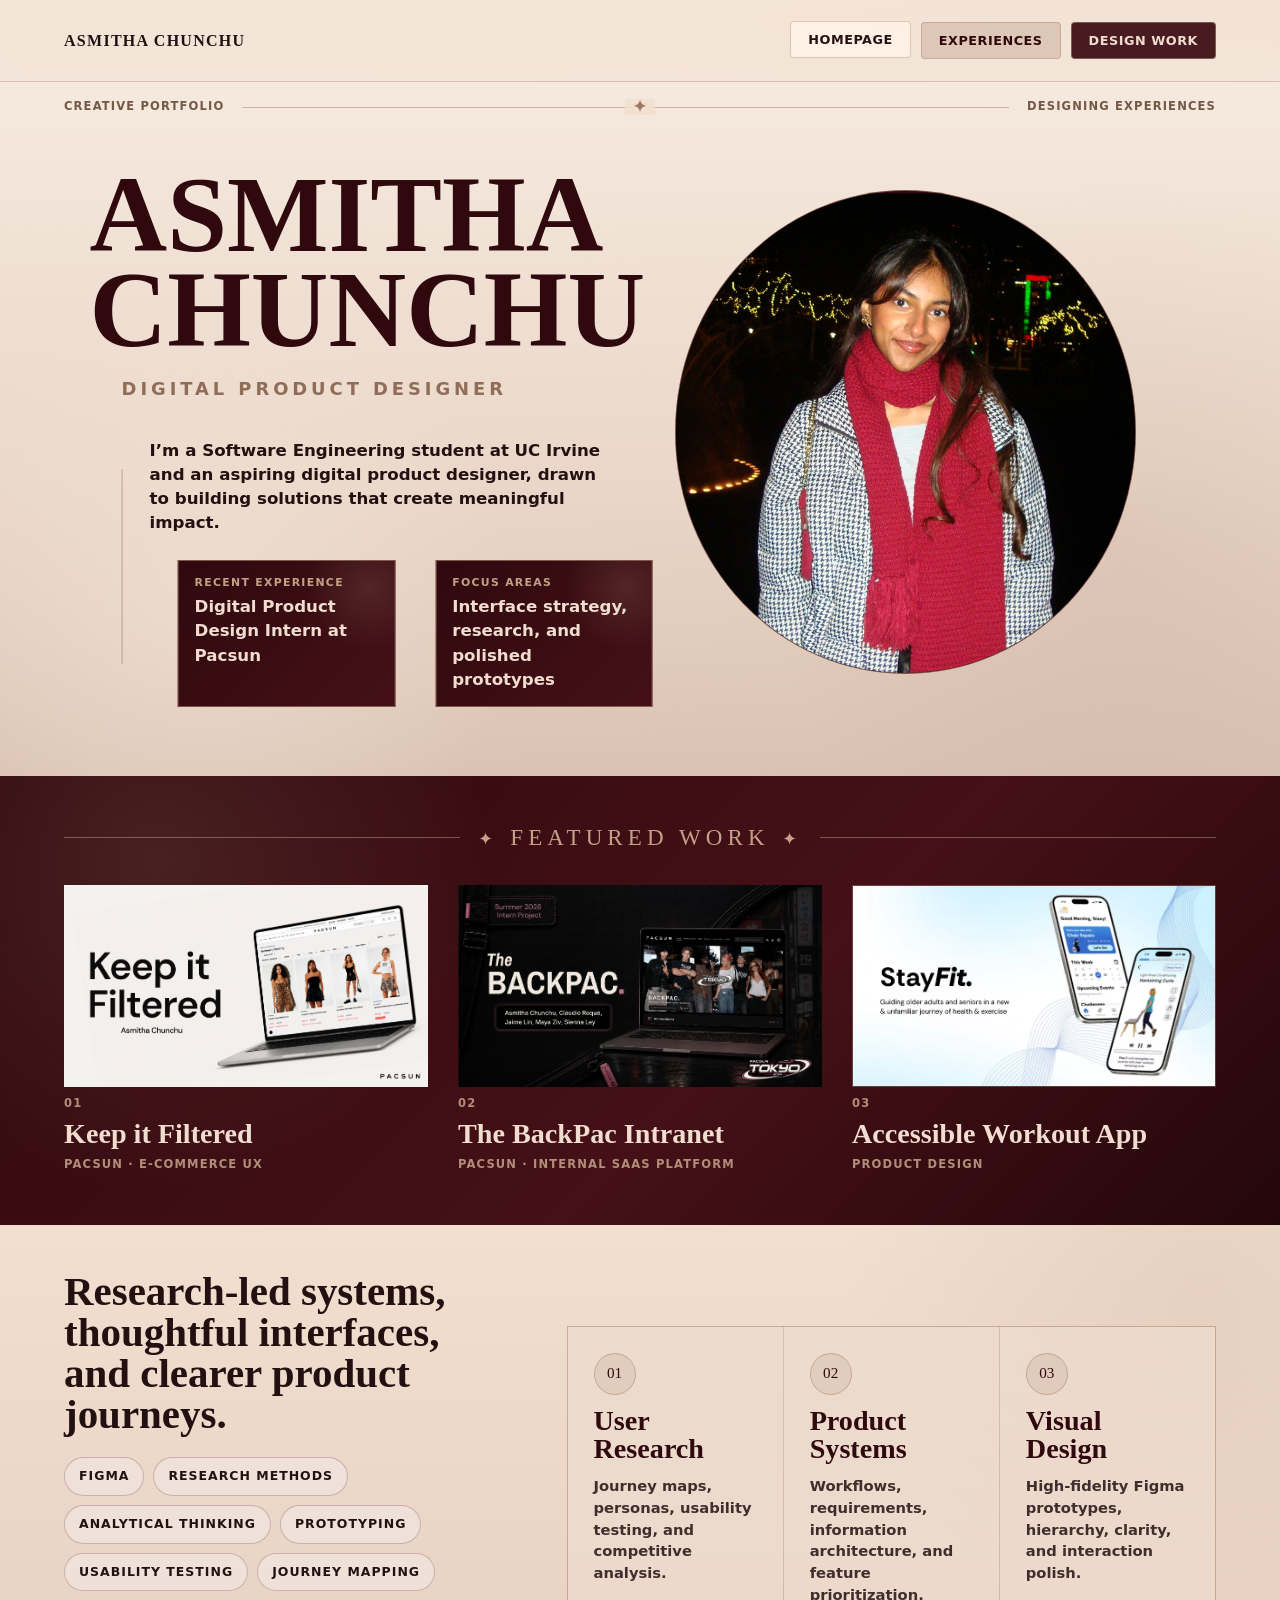
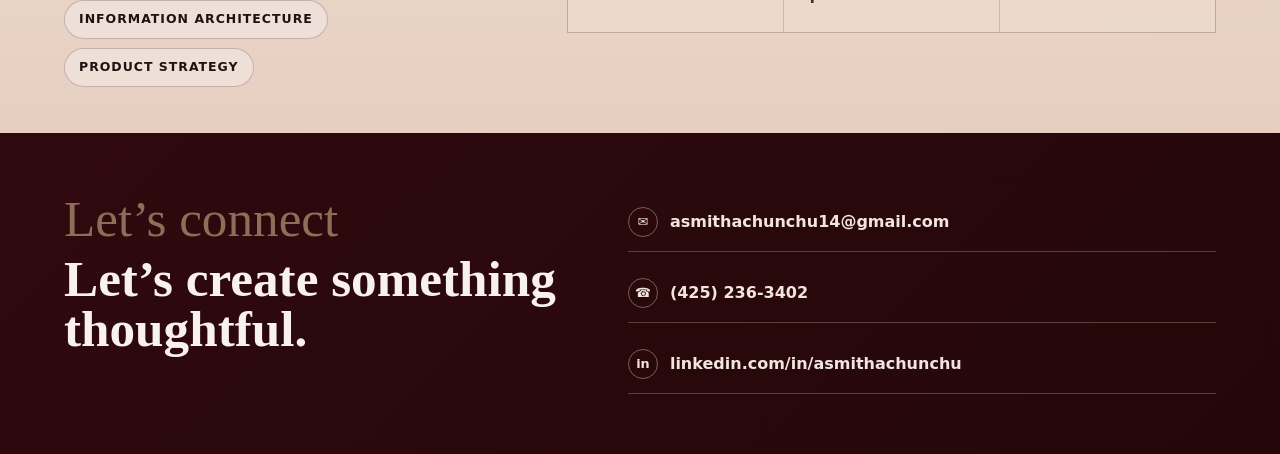
<file: index.html>
<!doctype html>
<html lang="en">
  <head>
    <meta charset="utf-8">
    <meta name="viewport" content="width=device-width, initial-scale=1">
    <title>Asmitha Chunchu | Digital Product Designer</title>
    <meta
      name="description"
      content="Portfolio of Asmitha Chunchu, a digital product designer with a software engineering background."
    >
    <link rel="stylesheet" href="styles.css">
  </head>
  <body class="home-page">
    <header class="site-header" aria-label="Primary navigation">
      <a class="brand" href="index.html">Asmitha Chunchu</a>
      <nav>
        <a class="active" href="index.html">Homepage</a>
        <a href="experiences.html">Experiences</a>
        <a href="gallery.html">Design Work</a>
      </nav>
    </header>

    <main class="royal-home" aria-labelledby="landing-title">
      <section class="royal-hero">
        <div class="royal-topline" aria-hidden="true">
          <span>Creative Portfolio</span>
          <span>Designing Experiences</span>
        </div>

        <h1 id="landing-title"><span>Asmitha</span><span>Chunchu</span></h1>

        <div class="royal-intro">
          <p class="title-line">Digital Product Designer</p>
          <p>
            I’m a Software Engineering student at UC Irvine and an aspiring digital product designer, drawn to building
            solutions that create meaningful impact.
          </p>
          <div class="royal-quick-notes" aria-label="Current focus">
            <p><span>Recent Experience</span> Digital Product Design Intern at Pacsun</p>
            <p><span>Focus Areas</span> Interface strategy, research, and polished prototypes</p>
          </div>
        </div>

        <figure class="royal-portrait">
          <img src="assets/asmitha-chunchu-portrait-red-scarf.jpg" alt="Headshot of Asmitha Chunchu.">
        </figure>
      </section>

      <section class="royal-featured" aria-label="Featured design work">
        <div class="royal-band-title">
          <span></span>
          <p>Featured Work</p>
          <span></span>
        </div>

        <a
          class="royal-work-card pacsun-work-card"
          href="pacsun-ecommerce.html"
        >
          <img src="assets/project-screens/keep-it-filtered-clean.png" alt="Keep it Filtered Pacsun project cover.">
          <p>01</p>
          <h2>Keep it Filtered</h2>
          <span>Pacsun · E-commerce UX</span>
        </a>

        <a class="royal-work-card pacsun-work-card" href="pacsun-backpac.html">
          <img src="assets/project-screens/backpac-intranet-laptop.png" alt="The BackPac Intranet company intranet revamp cover.">
          <p>02</p>
          <h2>The BackPac Intranet</h2>
          <span>Pacsun · Internal SaaS Platform</span>
        </a>

        <a class="royal-work-card" href="design-uci.html">
          <img src="assets/project-screens/design-uci-project.png" alt="Design @ UCI app screens.">
          <p>03</p>
          <h2>Accessible Workout App</h2>
          <span>Product Design</span>
        </a>
      </section>

      <section class="royal-details" aria-label="Design strengths and highlights">
        <div class="royal-details-copy">
          <h2>Research-led systems, thoughtful interfaces, and clearer product journeys.</h2>
          <div class="royal-skill-list" aria-label="Toolkit">
            <p>Figma</p>
            <p>Research Methods</p>
            <p>Analytical Thinking</p>
            <p>Prototyping</p>
            <p>Usability Testing</p>
            <p>Journey Mapping</p>
            <p>Information Architecture</p>
            <p>Product Strategy</p>
          </div>
        </div>

        <div class="royal-strength-grid">
          <article>
            <span aria-hidden="true">01</span>
            <h3>User Research</h3>
            <p>Journey maps, personas, usability testing, and competitive analysis.</p>
          </article>
          <article>
            <span aria-hidden="true">02</span>
            <h3>Product Systems</h3>
            <p>Workflows, requirements, information architecture, and feature prioritization.</p>
          </article>
          <article>
            <span aria-hidden="true">03</span>
            <h3>Visual Design</h3>
            <p>High-fidelity Figma prototypes, hierarchy, clarity, and interaction polish.</p>
          </article>
        </div>
      </section>

      <section class="royal-contact" aria-labelledby="home-contact-title">
        <div>
          <p class="signature">Let’s connect</p>
          <h2 id="home-contact-title">Let’s create something thoughtful.</h2>
        </div>
        <div class="contact-list">
          <a href="mailto:asmithachunchu14@gmail.com"><span aria-hidden="true">✉</span> asmithachunchu14@gmail.com</a>
          <a href="tel:+14252363402"><span aria-hidden="true">☎</span> (425) 236-3402</a>
          <a href="https://linkedin.com/in/asmithachunchu/"><span aria-hidden="true">in</span> linkedin.com/in/asmithachunchu</a>
        </div>
      </section>
    </main>
  </body>
</html>
</file>
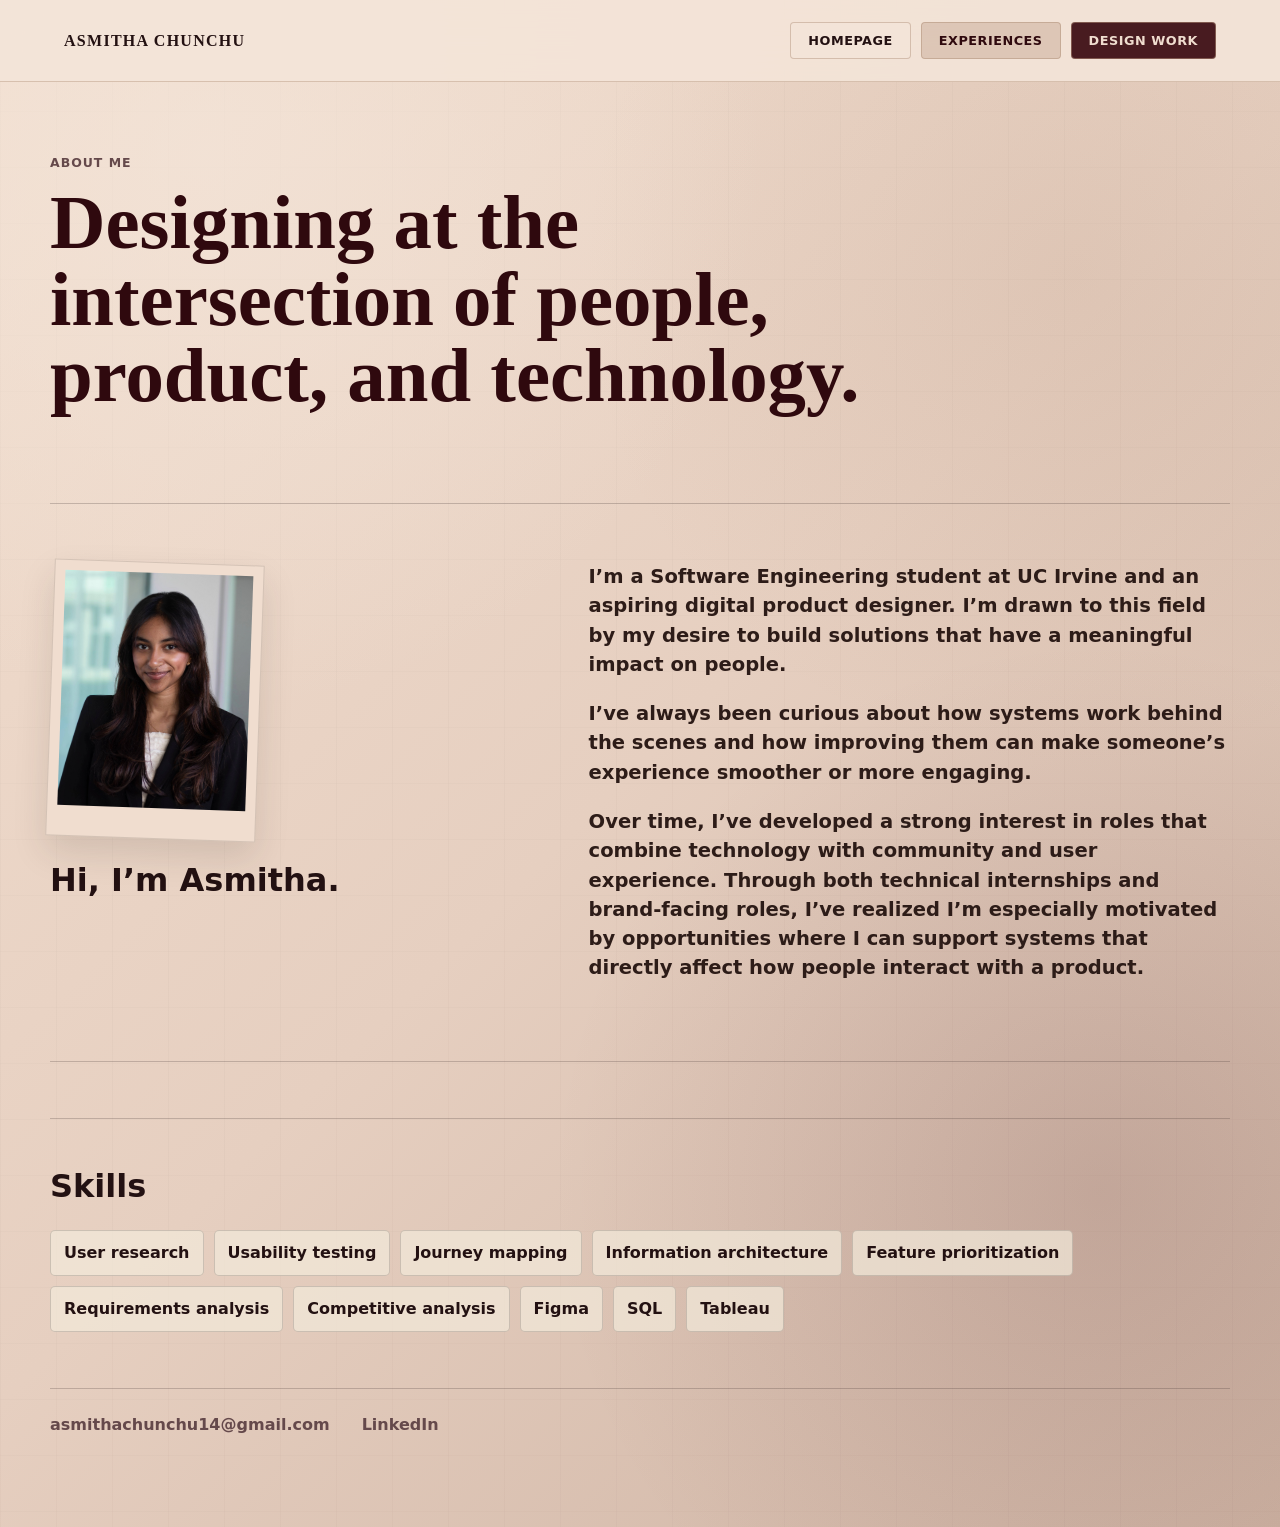
<file: about.html>
<!doctype html>
<html lang="en">
  <head>
    <meta charset="utf-8">
    <meta name="viewport" content="width=device-width, initial-scale=1">
    <title>About Me | Asmitha Chunchu</title>
    <meta name="description" content="About Asmitha Chunchu, digital product designer and software engineering student.">
    <link rel="stylesheet" href="styles.css">
  </head>
  <body>
    <header class="site-header" aria-label="Primary navigation">
      <a class="brand" href="index.html">Asmitha Chunchu</a>
      <nav>
        <a href="index.html">Homepage</a>
        <a href="experiences.html">Experiences</a>
        <a href="gallery.html">Design Work</a>
      </nav>
    </header>

    <main class="page-shell">
      <section class="page-hero">
        <p class="eyebrow">About Me</p>
        <h1>Designing at the intersection of people, product, and technology.</h1>
      </section>

      <section class="two-column">
        <div class="about-intro">
          <figure class="about-photo">
            <img src="assets/asmitha-chunchu-headshot.jpg" alt="Headshot of Asmitha Chunchu.">
          </figure>
          <h2>Hi, I’m Asmitha.</h2>
        </div>
        <div class="stacked-copy">
          <p>
            I’m a Software Engineering student at UC Irvine and an aspiring digital product designer. I’m drawn to this field
            by my desire to build solutions that have a meaningful impact on people.
          </p>
          <p>
            I’ve always been curious about how systems work behind the scenes and how improving them can make
            someone’s experience smoother or more engaging.
          </p>
          <p>
            Over time, I’ve developed a strong interest in roles that combine technology with community and user
            experience. Through both technical internships and brand-facing roles, I’ve realized I’m especially
            motivated by opportunities where I can support systems that directly affect how people interact with a
            product.
          </p>
        </div>
      </section>

      <section class="content-band">
        <h2>Skills</h2>
        <div class="skill-grid" aria-label="Skills">
          <span>User research</span>
          <span>Usability testing</span>
          <span>Journey mapping</span>
          <span>Information architecture</span>
          <span>Feature prioritization</span>
          <span>Requirements analysis</span>
          <span>Competitive analysis</span>
          <span>Figma</span>
          <span>SQL</span>
          <span>Tableau</span>
        </div>
      </section>

      <section class="contact-line" aria-label="Contact links">
        <a href="mailto:asmithachunchu14@gmail.com">asmithachunchu14@gmail.com</a>
        <a href="https://linkedin.com/in/asmithachunchu/">LinkedIn</a>
      </section>
    </main>
  </body>
</html>
</file>
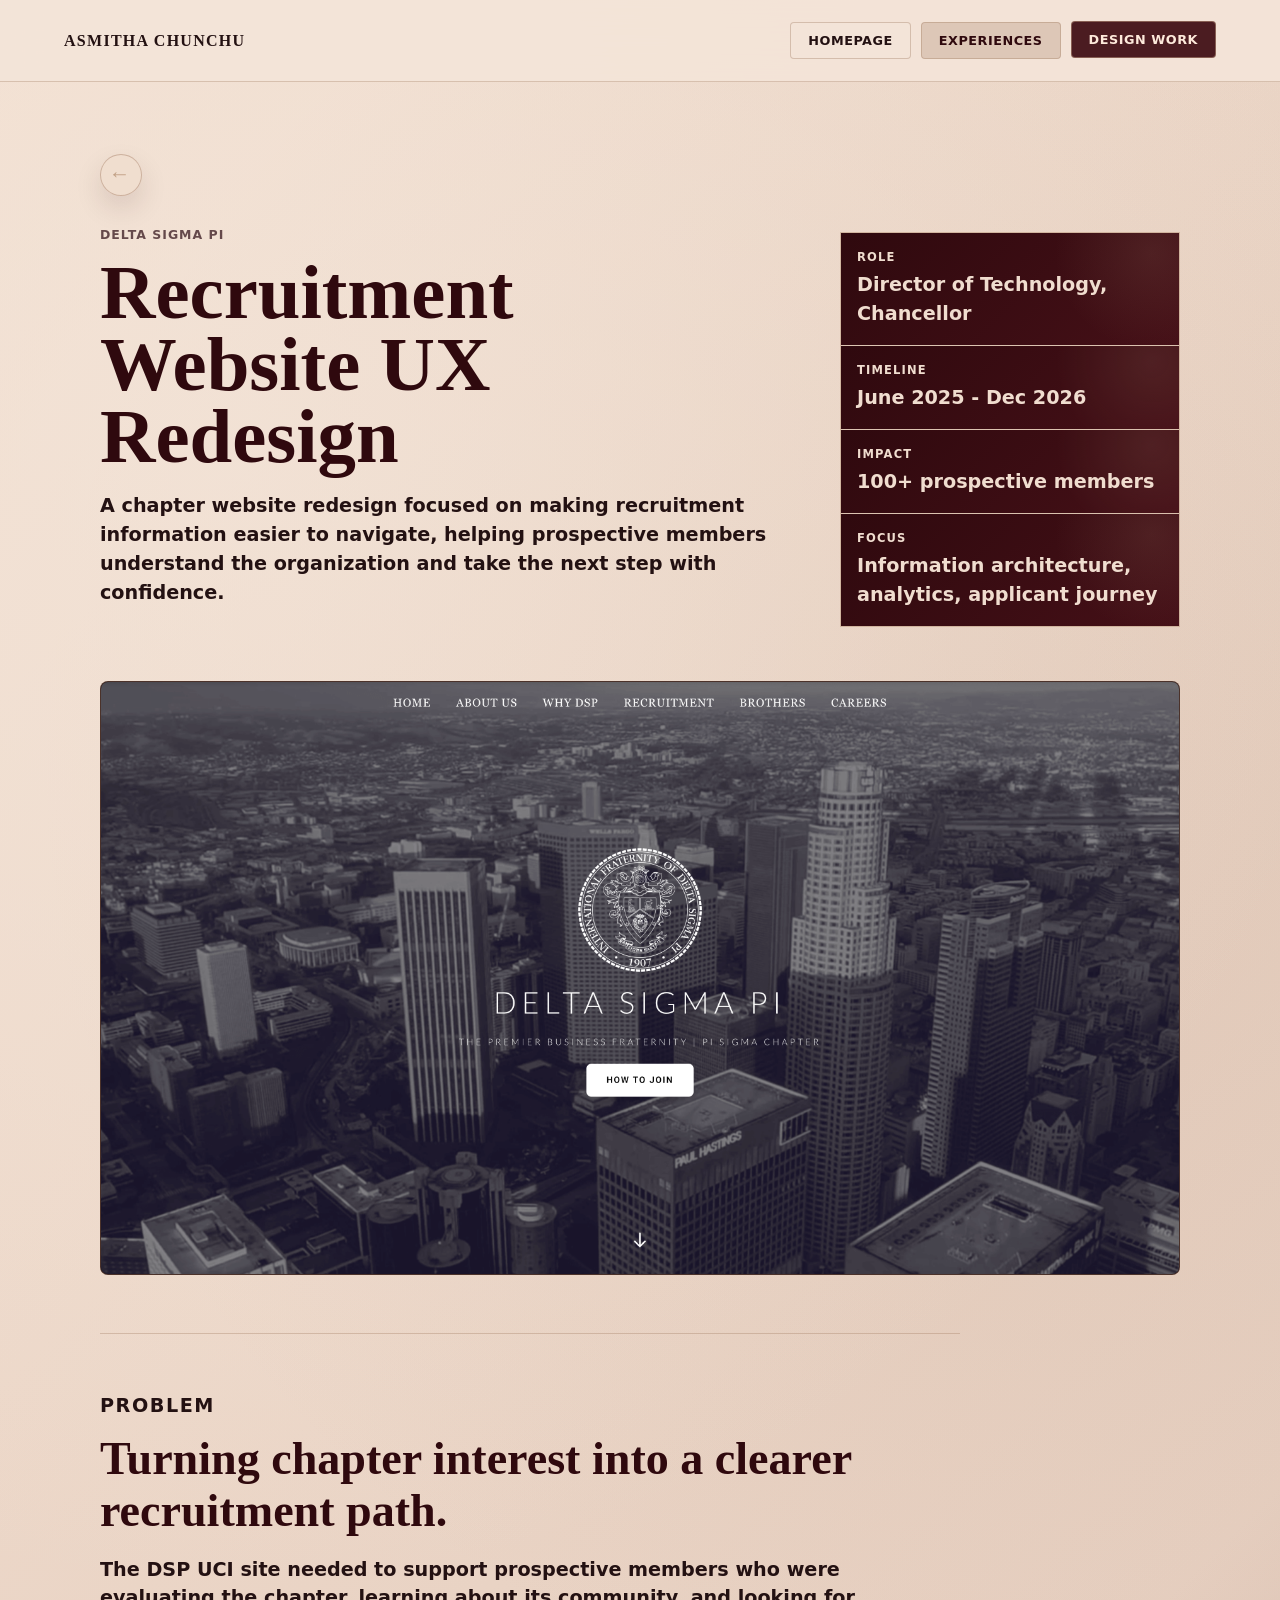
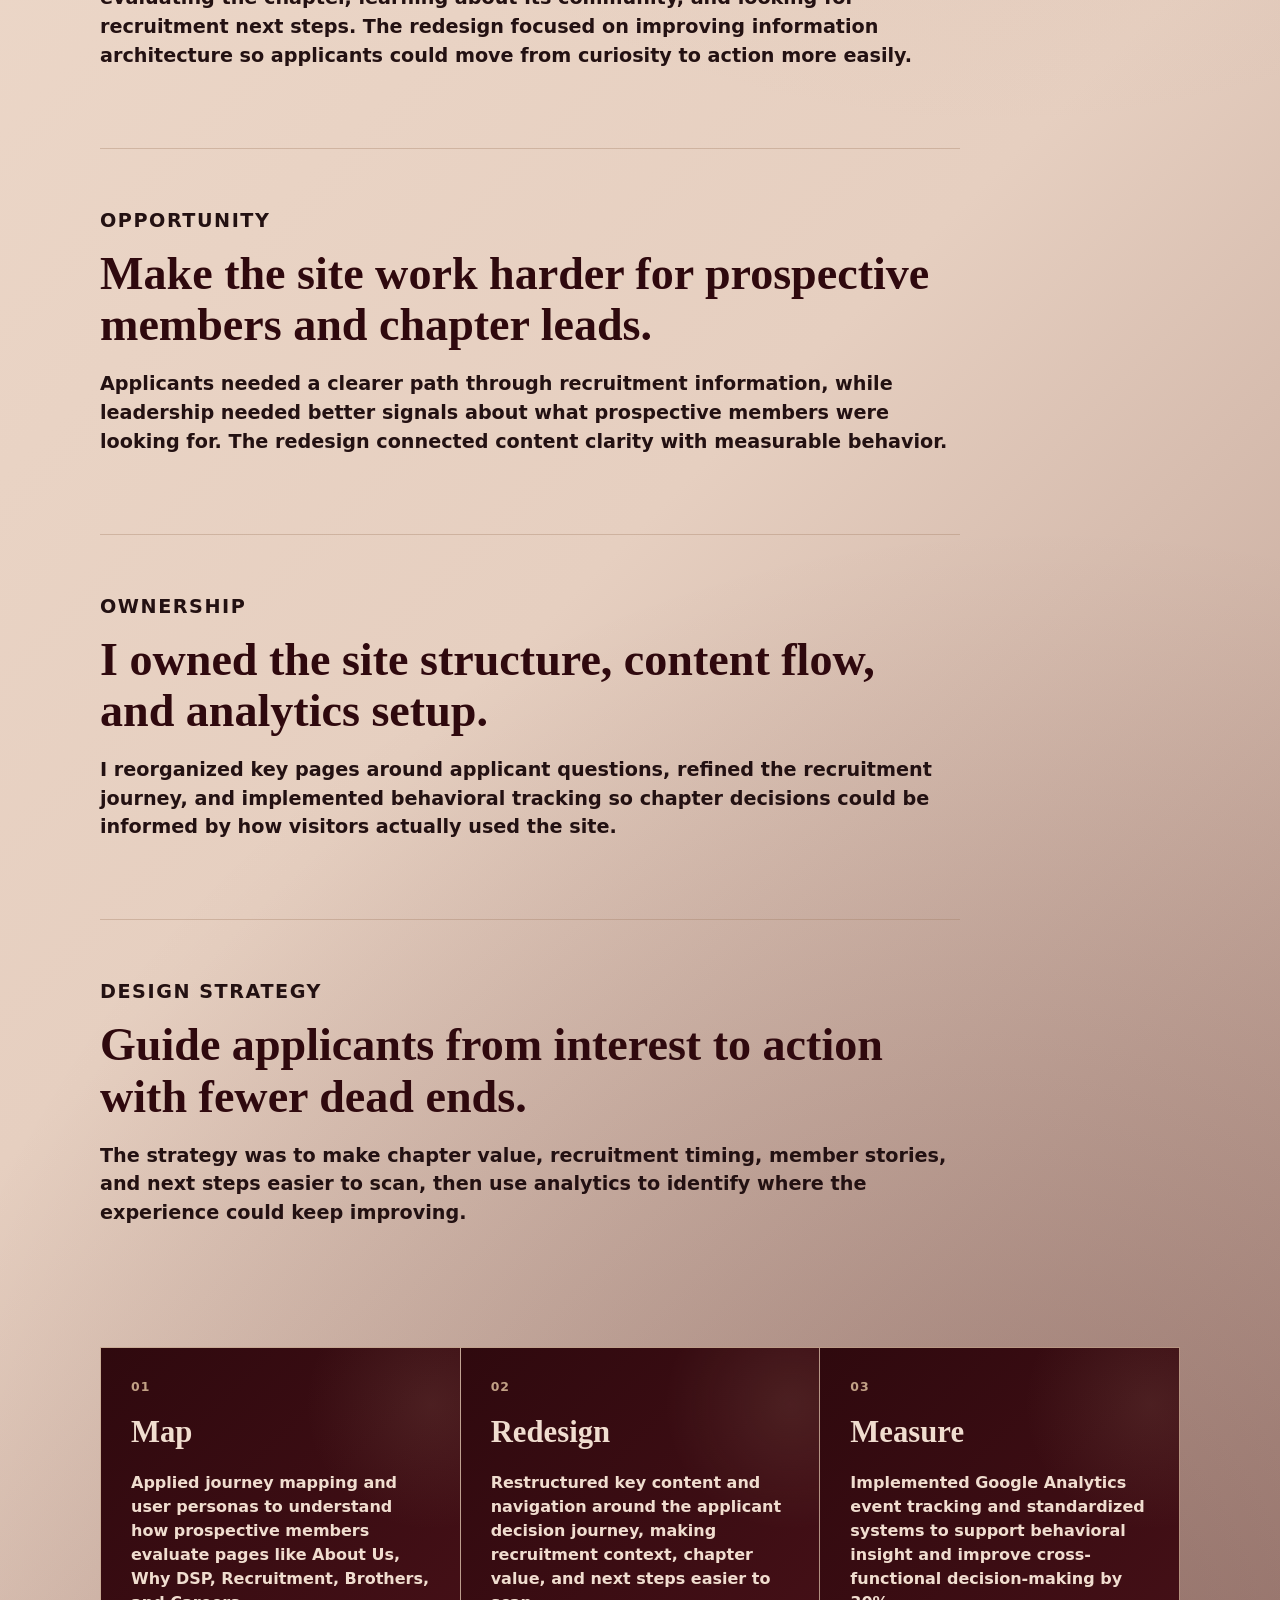
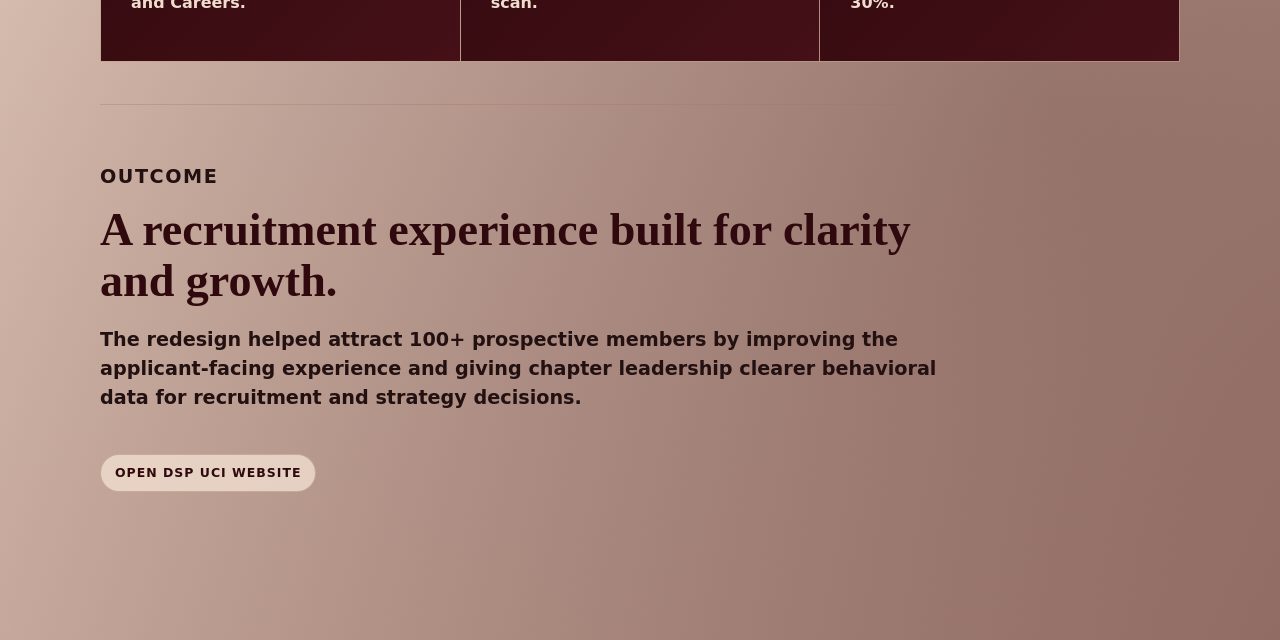
<file: delta-sigma-pi.html>
<!doctype html>
<html lang="en">
  <head>
    <meta charset="utf-8">
    <meta name="viewport" content="width=device-width, initial-scale=1">
    <title>Delta Sigma Pi Case Study | Asmitha Chunchu</title>
    <meta name="description" content="Delta Sigma Pi recruitment website UX case study by Asmitha Chunchu.">
    <link rel="stylesheet" href="styles.css">
  </head>
  <body class="case-study-page">
    <header class="site-header" aria-label="Primary navigation">
      <a class="brand" href="index.html">Asmitha Chunchu</a>
      <nav>
        <a href="index.html">Homepage</a>
        <a href="experiences.html">Experiences</a>
        <a class="active" href="gallery.html">Design Work</a>
      </nav>
    </header>

    <main class="page-shell case-study-shell">
      <button class="back-link" type="button" aria-label="Go back" onclick="if (history.length > 1) { history.back(); } else { window.location.href = 'gallery.html'; }">←</button>

      <section class="case-hero">
        <div>
          <p class="eyebrow">Delta Sigma Pi</p>
          <h1>Recruitment Website UX Redesign</h1>
          <p>
            A chapter website redesign focused on making recruitment information easier to navigate, helping
            prospective members understand the organization and take the next step with confidence.
          </p>
        </div>
        <aside class="case-meta" aria-label="Project summary">
          <p><strong>Role</strong>Director of Technology, Chancellor</p>
          <p><strong>Timeline</strong>June 2025 - Dec 2026</p>
          <p><strong>Impact</strong>100+ prospective members</p>
          <p><strong>Focus</strong>Information architecture, analytics, applicant journey</p>
        </aside>
      </section>

      <section class="case-feature" aria-hidden="true">
        <img src="assets/project-screens/dsp-homepage.png" alt="">
      </section>

      <section class="case-section">
        <p class="eyebrow">Problem</p>
        <h2>Turning chapter interest into a clearer recruitment path.</h2>
        <p>
          The DSP UCI site needed to support prospective members who were evaluating the chapter, learning about its
          community, and looking for recruitment next steps. The redesign focused on improving information architecture
          so applicants could move from curiosity to action more easily.
        </p>
      </section>

      <section class="case-section">
        <p class="eyebrow">Opportunity</p>
        <h2>Make the site work harder for prospective members and chapter leads.</h2>
        <p>
          Applicants needed a clearer path through recruitment information, while leadership needed better signals
          about what prospective members were looking for. The redesign connected content clarity with measurable
          behavior.
        </p>
      </section>

      <section class="case-section">
        <p class="eyebrow">Ownership</p>
        <h2>I owned the site structure, content flow, and analytics setup.</h2>
        <p>
          I reorganized key pages around applicant questions, refined the recruitment journey, and implemented
          behavioral tracking so chapter decisions could be informed by how visitors actually used the site.
        </p>
      </section>

      <section class="case-section">
        <p class="eyebrow">Design Strategy</p>
        <h2>Guide applicants from interest to action with fewer dead ends.</h2>
        <p>
          The strategy was to make chapter value, recruitment timing, member stories, and next steps easier to scan,
          then use analytics to identify where the experience could keep improving.
        </p>
      </section>

      <section class="process-grid">
        <article>
          <p class="date">01</p>
          <h3>Map</h3>
          <p>
            Applied journey mapping and user personas to understand how prospective members evaluate pages like About
            Us, Why DSP, Recruitment, Brothers, and Careers.
          </p>
        </article>
        <article>
          <p class="date">02</p>
          <h3>Redesign</h3>
          <p>
            Restructured key content and navigation around the applicant decision journey, making recruitment context,
            chapter value, and next steps easier to scan.
          </p>
        </article>
        <article>
          <p class="date">03</p>
          <h3>Measure</h3>
          <p>
            Implemented Google Analytics event tracking and standardized systems to support behavioral insight and
            improve cross-functional decision-making by 30%.
          </p>
        </article>
      </section>

      <section class="case-section">
        <p class="eyebrow">Outcome</p>
        <h2>A recruitment experience built for clarity and growth.</h2>
        <p>
          The redesign helped attract 100+ prospective members by improving the applicant-facing experience and giving
          chapter leadership clearer behavioral data for recruitment and strategy decisions.
        </p>
        <a class="case-link" href="https://www.dspuci.com/">Open DSP UCI Website</a>
      </section>
    </main>
  </body>
</html>
</file>
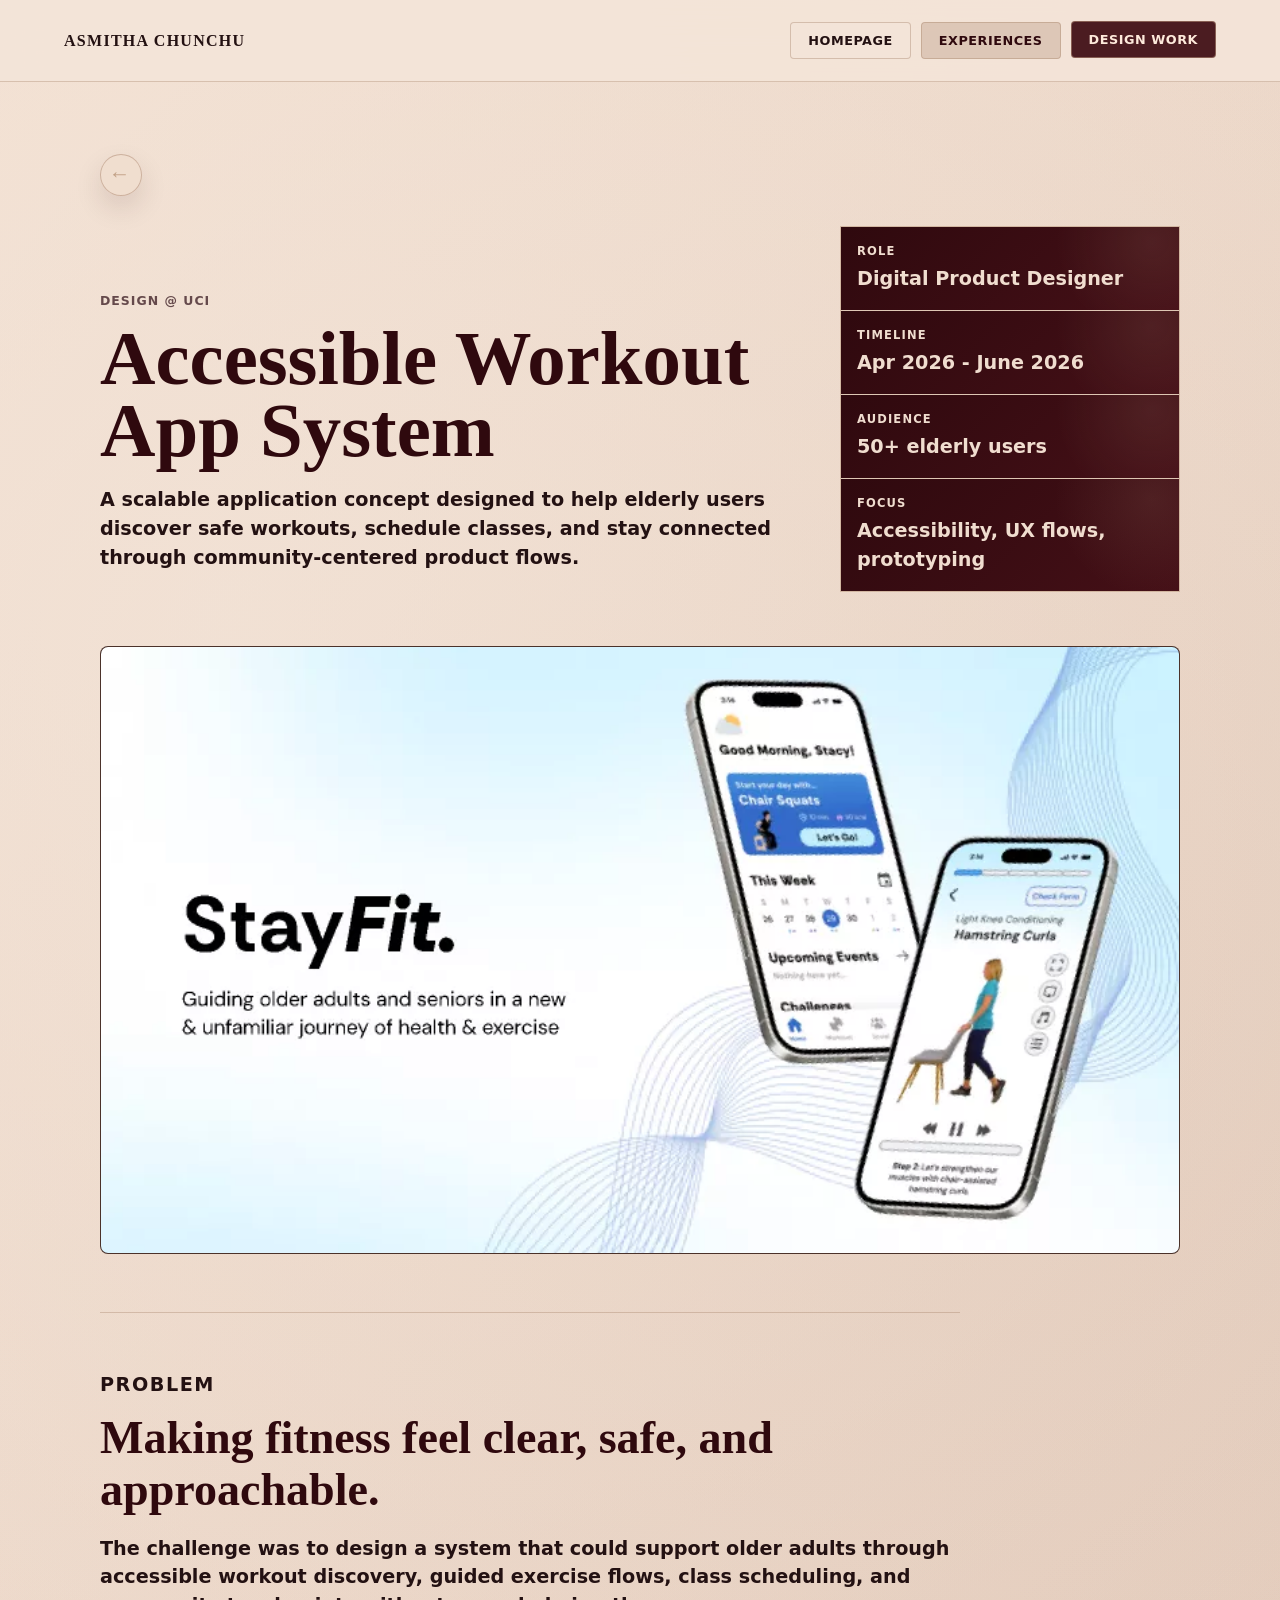
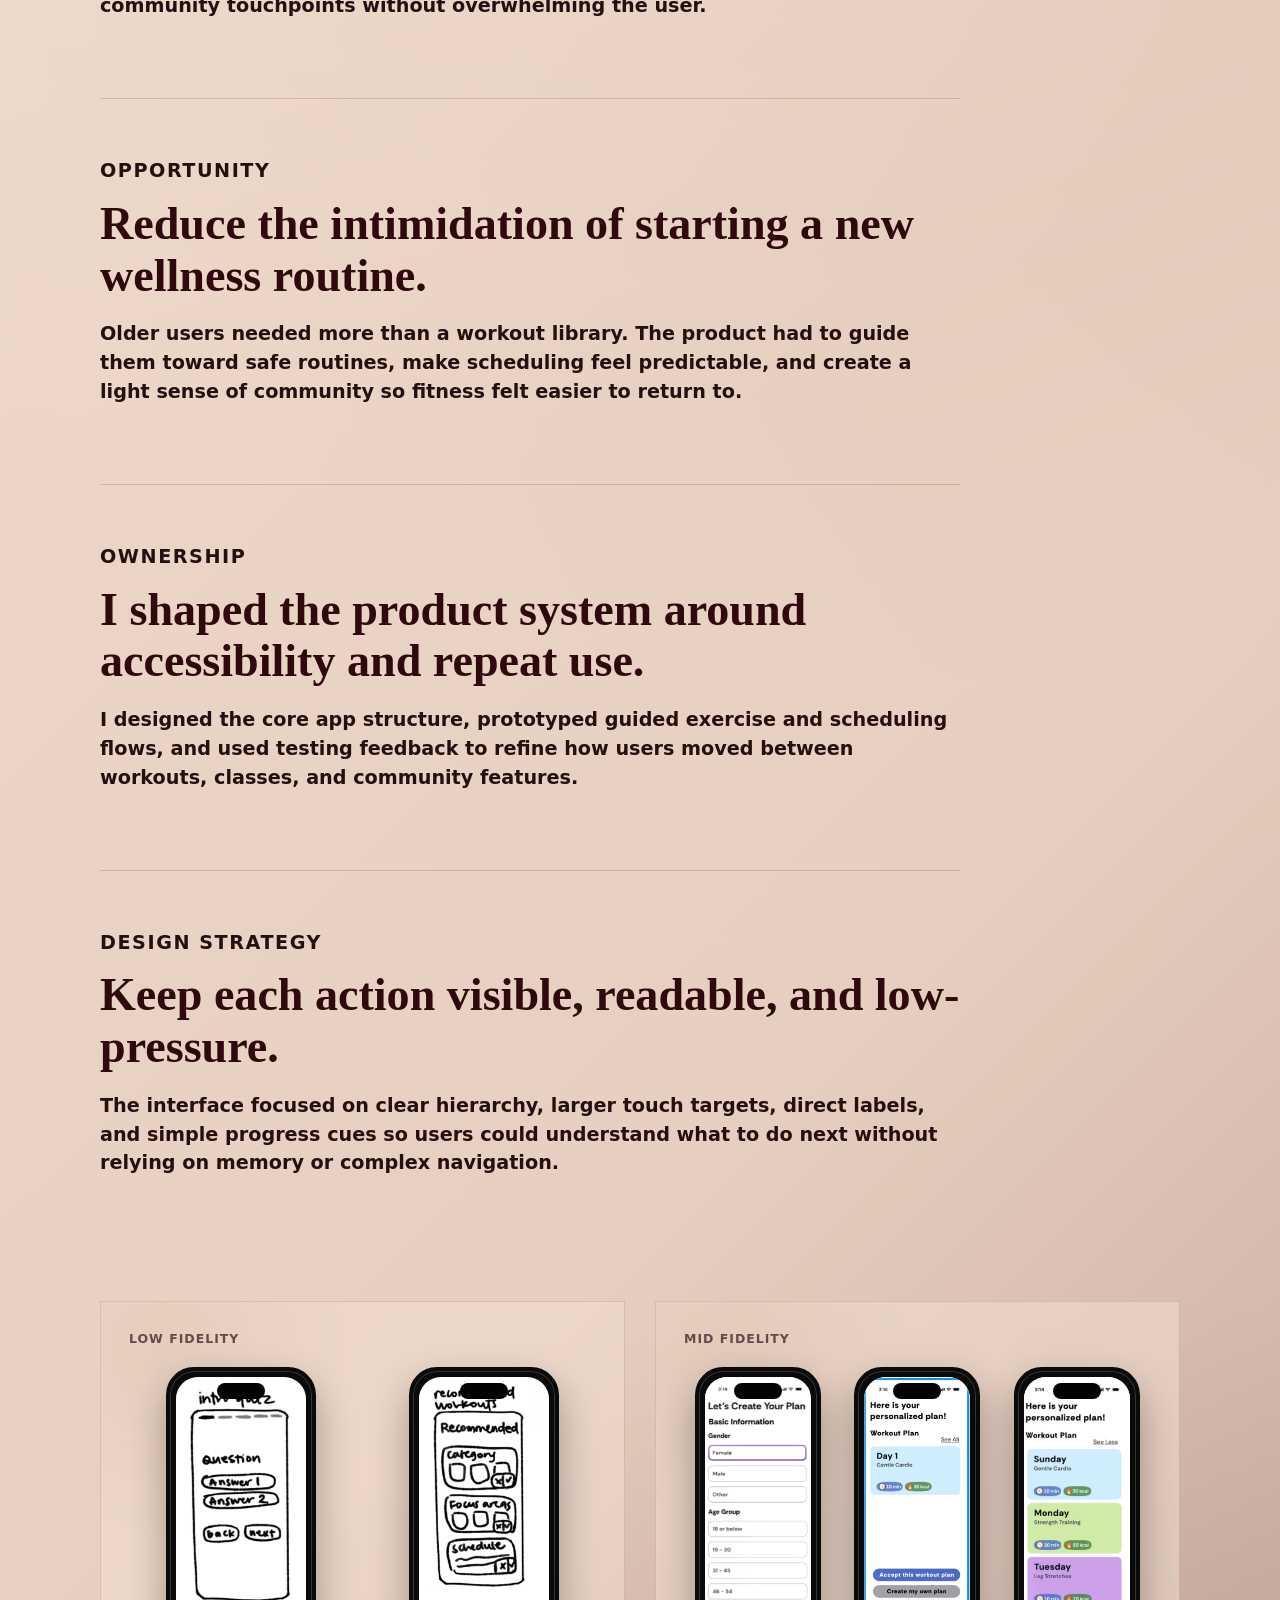
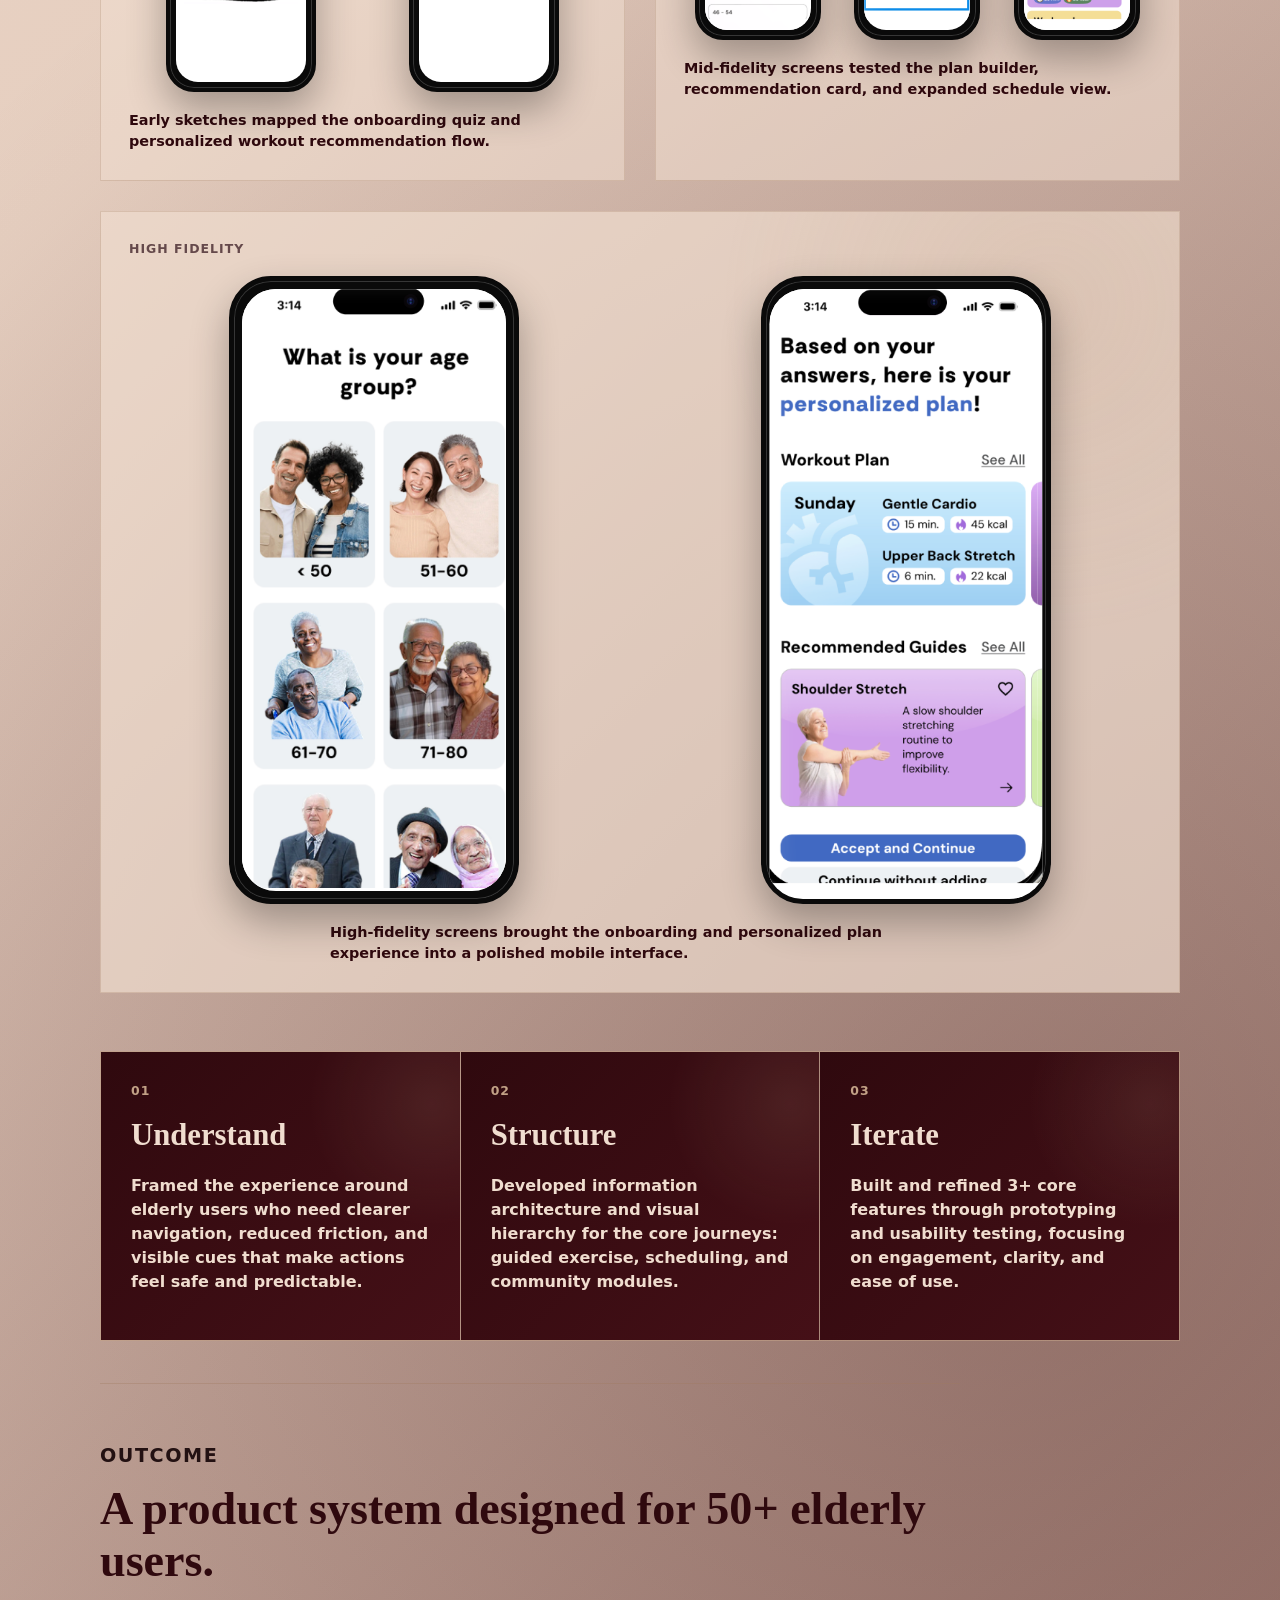
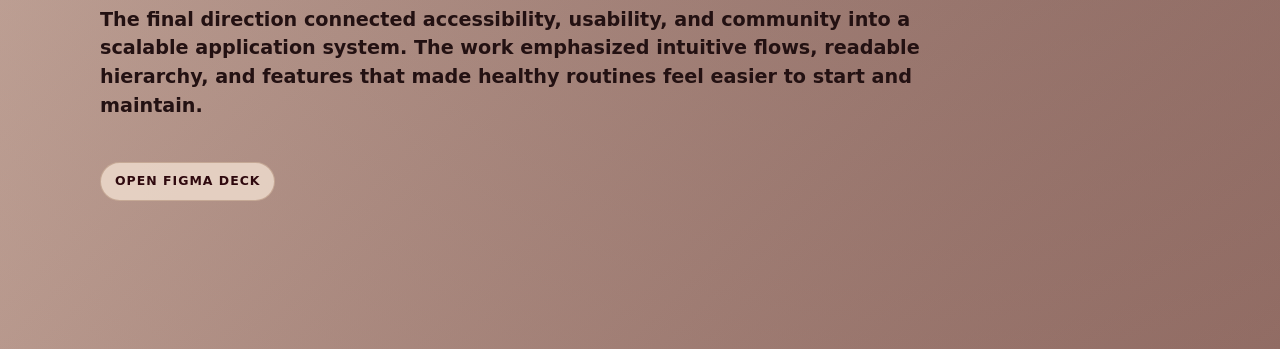
<file: design-uci.html>
<!doctype html>
<html lang="en">
  <head>
    <meta charset="utf-8">
    <meta name="viewport" content="width=device-width, initial-scale=1">
    <title>Design @ UCI Case Study | Asmitha Chunchu</title>
    <meta name="description" content="Design @ UCI accessible workout app case study by Asmitha Chunchu.">
    <link rel="stylesheet" href="styles.css?v=20260820-stayfit-second-phone">
  </head>
  <body class="case-study-page">
    <header class="site-header" aria-label="Primary navigation">
      <a class="brand" href="index.html">Asmitha Chunchu</a>
      <nav>
        <a href="index.html">Homepage</a>
        <a href="experiences.html">Experiences</a>
        <a class="active" href="gallery.html">Design Work</a>
      </nav>
    </header>

    <main class="page-shell case-study-shell">
      <button class="back-link" type="button" aria-label="Go back" onclick="if (history.length > 1) { history.back(); } else { window.location.href = 'gallery.html'; }">←</button>

      <section class="case-hero">
        <div>
          <p class="eyebrow">Design @ UCI</p>
          <h1>Accessible Workout App System</h1>
          <p>
            A scalable application concept designed to help elderly users discover safe workouts, schedule classes,
            and stay connected through community-centered product flows.
          </p>
        </div>
        <aside class="case-meta" aria-label="Project summary">
          <p><strong>Role</strong>Digital Product Designer</p>
          <p><strong>Timeline</strong>Apr 2026 - June 2026</p>
          <p><strong>Audience</strong>50+ elderly users</p>
          <p><strong>Focus</strong>Accessibility, UX flows, prototyping</p>
        </aside>
      </section>

      <section class="case-feature" aria-hidden="true">
        <img src="assets/project-screens/design-uci-project.png" alt="">
      </section>

      <section class="case-section">
        <p class="eyebrow">Problem</p>
        <h2>Making fitness feel clear, safe, and approachable.</h2>
        <p>
          The challenge was to design a system that could support older adults through accessible workout discovery,
          guided exercise flows, class scheduling, and community touchpoints without overwhelming the user.
        </p>
      </section>

      <section class="case-section">
        <p class="eyebrow">Opportunity</p>
        <h2>Reduce the intimidation of starting a new wellness routine.</h2>
        <p>
          Older users needed more than a workout library. The product had to guide them toward safe routines, make
          scheduling feel predictable, and create a light sense of community so fitness felt easier to return to.
        </p>
      </section>

      <section class="case-section">
        <p class="eyebrow">Ownership</p>
        <h2>I shaped the product system around accessibility and repeat use.</h2>
        <p>
          I designed the core app structure, prototyped guided exercise and scheduling flows, and used testing feedback
          to refine how users moved between workouts, classes, and community features.
        </p>
      </section>

      <section class="case-section">
        <p class="eyebrow">Design Strategy</p>
        <h2>Keep each action visible, readable, and low-pressure.</h2>
        <p>
          The interface focused on clear hierarchy, larger touch targets, direct labels, and simple progress cues so
          users could understand what to do next without relying on memory or complex navigation.
        </p>
      </section>

      <section class="stayfit-mockups" aria-label="StayFit fidelity mockups">
        <div class="stayfit-fidelity-row">
          <article class="stayfit-fidelity-card">
            <p class="eyebrow">Low Fidelity</p>
            <div class="stayfit-phone-row">
              <div class="phone-mockup stayfit-phone stayfit-low-phone">
                <img src="assets/project-screens/stayfit-low-quiz.png" alt="Low-fidelity StayFit intro quiz sketch inside an iPhone frame.">
              </div>
              <div class="phone-mockup stayfit-phone stayfit-low-phone">
                <img src="assets/project-screens/stayfit-low-recommendations.png" alt="Low-fidelity StayFit recommended workouts sketch inside an iPhone frame.">
              </div>
            </div>
            <p class="fidelity-caption">Early sketches mapped the onboarding quiz and personalized workout recommendation flow.</p>
          </article>

          <article class="stayfit-fidelity-card">
            <p class="eyebrow">Mid Fidelity</p>
            <div class="stayfit-phone-row stayfit-phone-row-three">
              <div class="phone-mockup stayfit-phone stayfit-mid-phone">
                <img src="assets/project-screens/stayfit-mid-intake.png" alt="Mid-fidelity StayFit intake form inside an iPhone frame.">
              </div>
              <div class="phone-mockup stayfit-phone stayfit-mid-phone">
                <img src="assets/project-screens/stayfit-mid-plan-card.png" alt="Mid-fidelity StayFit workout plan preview inside an iPhone frame.">
              </div>
              <div class="phone-mockup stayfit-phone stayfit-mid-phone">
                <img src="assets/project-screens/stayfit-mid-expanded-plan.png" alt="Mid-fidelity StayFit expanded workout plan inside an iPhone frame.">
              </div>
            </div>
            <p class="fidelity-caption">Mid-fidelity screens tested the plan builder, recommendation card, and expanded schedule view.</p>
          </article>
        </div>

        <article class="stayfit-fidelity-card stayfit-high-card">
          <p class="eyebrow">High Fidelity</p>
          <div class="stayfit-phone-row stayfit-high-row">
            <div class="phone-mockup stayfit-phone stayfit-high-phone">
              <img src="assets/project-screens/stayfit-high-age.png" alt="High-fidelity StayFit age group selection screen inside an iPhone frame.">
            </div>
            <div class="phone-mockup stayfit-phone stayfit-high-phone">
              <img src="assets/project-screens/stayfit-high-plan.png" alt="High-fidelity StayFit personalized workout plan screen inside an iPhone frame.">
            </div>
          </div>
          <p class="fidelity-caption">High-fidelity screens brought the onboarding and personalized plan experience into a polished mobile interface.</p>
        </article>
      </section>

      <section class="process-grid">
        <article>
          <p class="date">01</p>
          <h3>Understand</h3>
          <p>
            Framed the experience around elderly users who need clearer navigation, reduced friction, and visible cues
            that make actions feel safe and predictable.
          </p>
        </article>
        <article>
          <p class="date">02</p>
          <h3>Structure</h3>
          <p>
            Developed information architecture and visual hierarchy for the core journeys: guided exercise, scheduling,
            and community modules.
          </p>
        </article>
        <article>
          <p class="date">03</p>
          <h3>Iterate</h3>
          <p>
            Built and refined 3+ core features through prototyping and usability testing, focusing on engagement,
            clarity, and ease of use.
          </p>
        </article>
      </section>

      <section class="case-section">
        <p class="eyebrow">Outcome</p>
        <h2>A product system designed for 50+ elderly users.</h2>
        <p>
          The final direction connected accessibility, usability, and community into a scalable application system. The
          work emphasized intuitive flows, readable hierarchy, and features that made healthy routines feel easier to
          start and maintain.
        </p>
        <a class="case-link" href="https://www.figma.com/deck/Sx5er7LB4naQWe8k0ViKba">Open Figma Deck</a>
      </section>
    </main>
  </body>
</html>
</file>
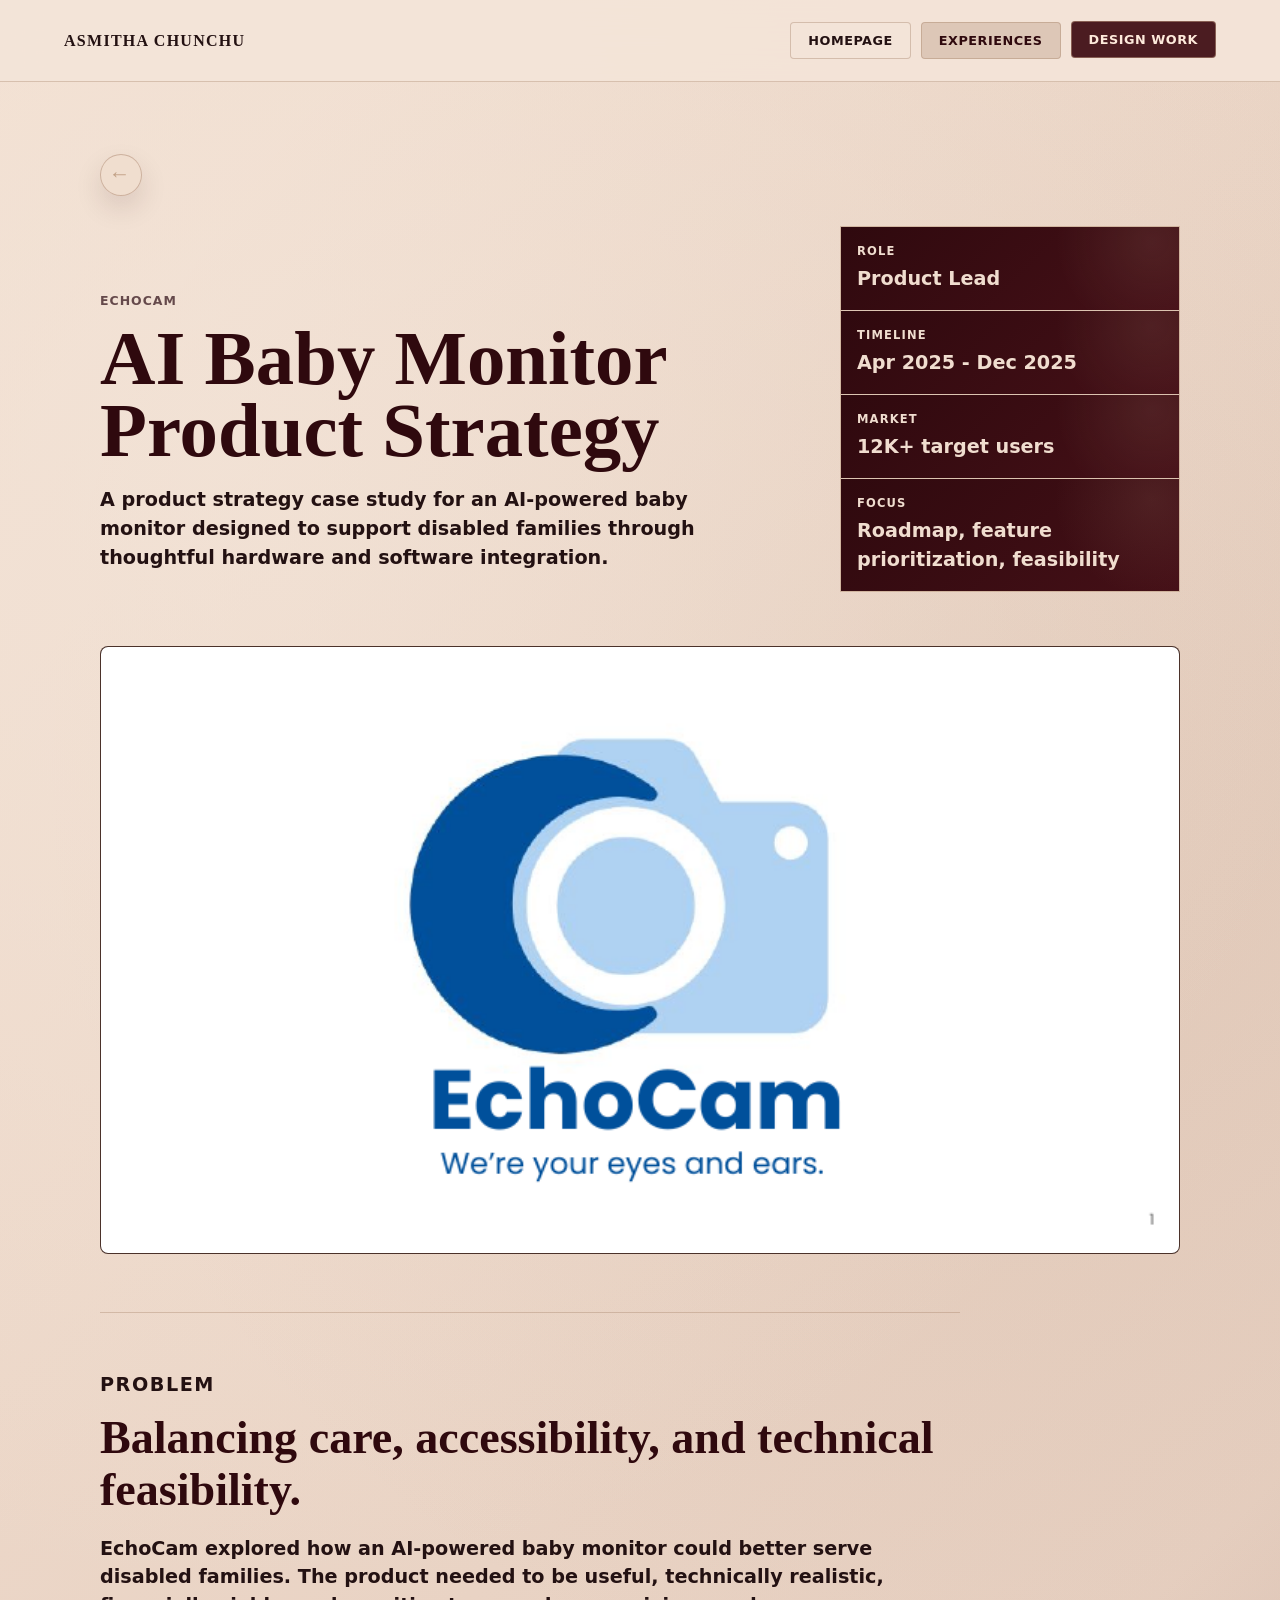
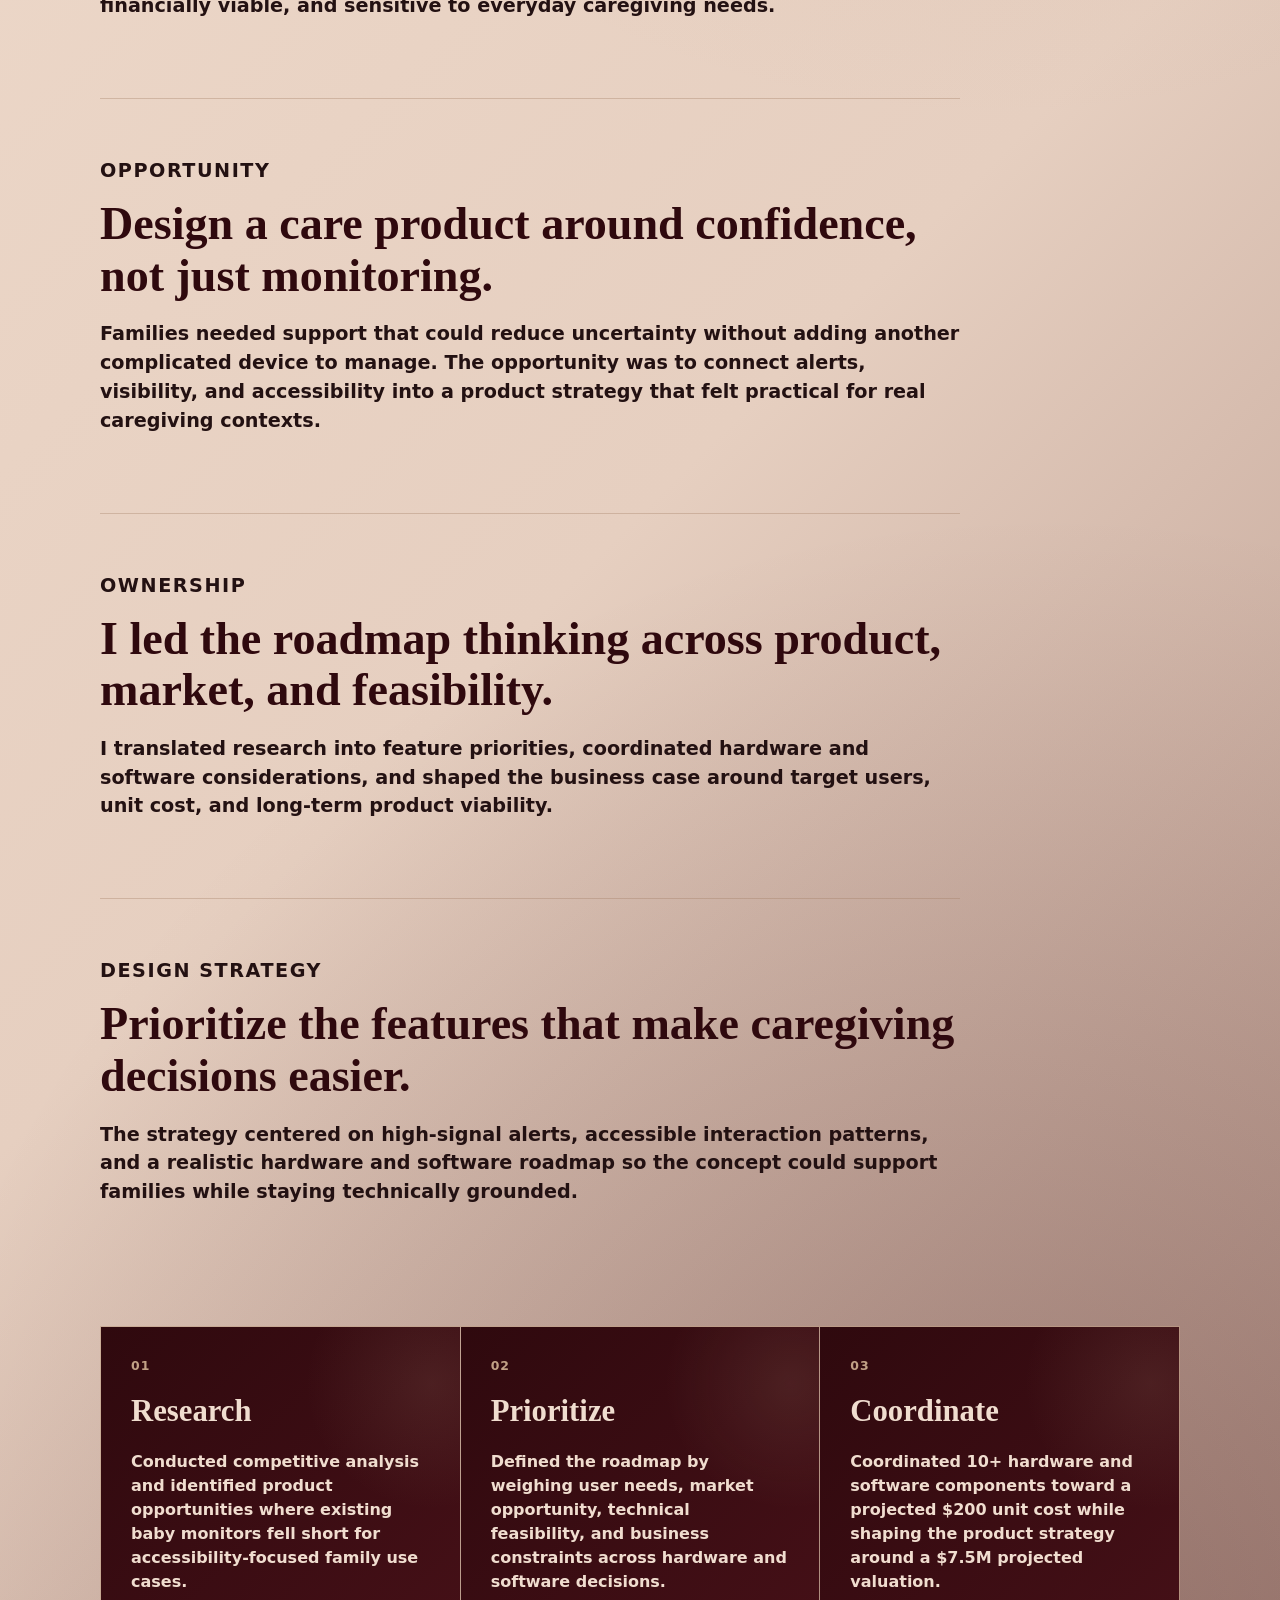
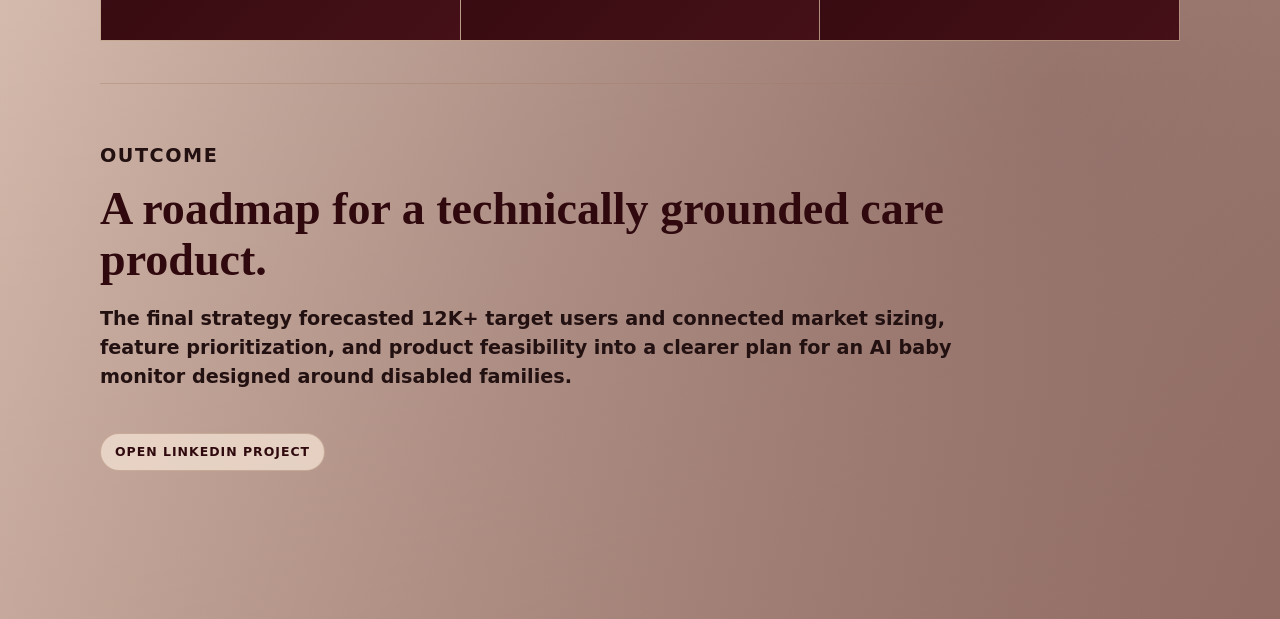
<file: echocam.html>
<!doctype html>
<html lang="en">
  <head>
    <meta charset="utf-8">
    <meta name="viewport" content="width=device-width, initial-scale=1">
    <title>EchoCam Case Study | Asmitha Chunchu</title>
    <meta name="description" content="EchoCam AI baby monitor product strategy case study by Asmitha Chunchu.">
    <link rel="stylesheet" href="styles.css">
  </head>
  <body class="case-study-page">
    <header class="site-header" aria-label="Primary navigation">
      <a class="brand" href="index.html">Asmitha Chunchu</a>
      <nav>
        <a href="index.html">Homepage</a>
        <a href="experiences.html">Experiences</a>
        <a class="active" href="gallery.html">Design Work</a>
      </nav>
    </header>

    <main class="page-shell case-study-shell">
      <button class="back-link" type="button" aria-label="Go back" onclick="if (history.length > 1) { history.back(); } else { window.location.href = 'gallery.html'; }">←</button>

      <section class="case-hero">
        <div>
          <p class="eyebrow">EchoCam</p>
          <h1>AI Baby Monitor Product Strategy</h1>
          <p>
            A product strategy case study for an AI-powered baby monitor designed to support disabled families through
            thoughtful hardware and software integration.
          </p>
        </div>
        <aside class="case-meta" aria-label="Project summary">
          <p><strong>Role</strong>Product Lead</p>
          <p><strong>Timeline</strong>Apr 2025 - Dec 2025</p>
          <p><strong>Market</strong>12K+ target users</p>
          <p><strong>Focus</strong>Roadmap, feature prioritization, feasibility</p>
        </aside>
      </section>

      <section class="case-feature" aria-hidden="true">
        <img src="assets/project-screens/echocam-project-real.png" alt="">
      </section>

      <section class="case-section">
        <p class="eyebrow">Problem</p>
        <h2>Balancing care, accessibility, and technical feasibility.</h2>
        <p>
          EchoCam explored how an AI-powered baby monitor could better serve disabled families. The product needed to
          be useful, technically realistic, financially viable, and sensitive to everyday caregiving needs.
        </p>
      </section>

      <section class="case-section">
        <p class="eyebrow">Opportunity</p>
        <h2>Design a care product around confidence, not just monitoring.</h2>
        <p>
          Families needed support that could reduce uncertainty without adding another complicated device to manage.
          The opportunity was to connect alerts, visibility, and accessibility into a product strategy that felt
          practical for real caregiving contexts.
        </p>
      </section>

      <section class="case-section">
        <p class="eyebrow">Ownership</p>
        <h2>I led the roadmap thinking across product, market, and feasibility.</h2>
        <p>
          I translated research into feature priorities, coordinated hardware and software considerations, and shaped
          the business case around target users, unit cost, and long-term product viability.
        </p>
      </section>

      <section class="case-section">
        <p class="eyebrow">Design Strategy</p>
        <h2>Prioritize the features that make caregiving decisions easier.</h2>
        <p>
          The strategy centered on high-signal alerts, accessible interaction patterns, and a realistic hardware and
          software roadmap so the concept could support families while staying technically grounded.
        </p>
      </section>

      <section class="process-grid">
        <article>
          <p class="date">01</p>
          <h3>Research</h3>
          <p>
            Conducted competitive analysis and identified product opportunities where existing baby monitors fell short
            for accessibility-focused family use cases.
          </p>
        </article>
        <article>
          <p class="date">02</p>
          <h3>Prioritize</h3>
          <p>
            Defined the roadmap by weighing user needs, market opportunity, technical feasibility, and business
            constraints across hardware and software decisions.
          </p>
        </article>
        <article>
          <p class="date">03</p>
          <h3>Coordinate</h3>
          <p>
            Coordinated 10+ hardware and software components toward a projected $200 unit cost while shaping the
            product strategy around a $7.5M projected valuation.
          </p>
        </article>
      </section>

      <section class="case-section">
        <p class="eyebrow">Outcome</p>
        <h2>A roadmap for a technically grounded care product.</h2>
        <p>
          The final strategy forecasted 12K+ target users and connected market sizing, feature prioritization, and
          product feasibility into a clearer plan for an AI baby monitor designed around disabled families.
        </p>
        <a class="case-link" href="https://www.linkedin.com/in/asmithachunchu/overlay/Project/636887391/treasury/?profileId=ACoAADnHIboBuT7jmCZj7Fbp-Q-21dSOidIOKiA&amp;lipi=urn%3Ali%3Apage%3Ad_flagship3_profile_view_base%3Byczn8vsETTyTL3IrSnW7bg%3D%3D">Open LinkedIn Project</a>
      </section>
    </main>
  </body>
</html>
</file>
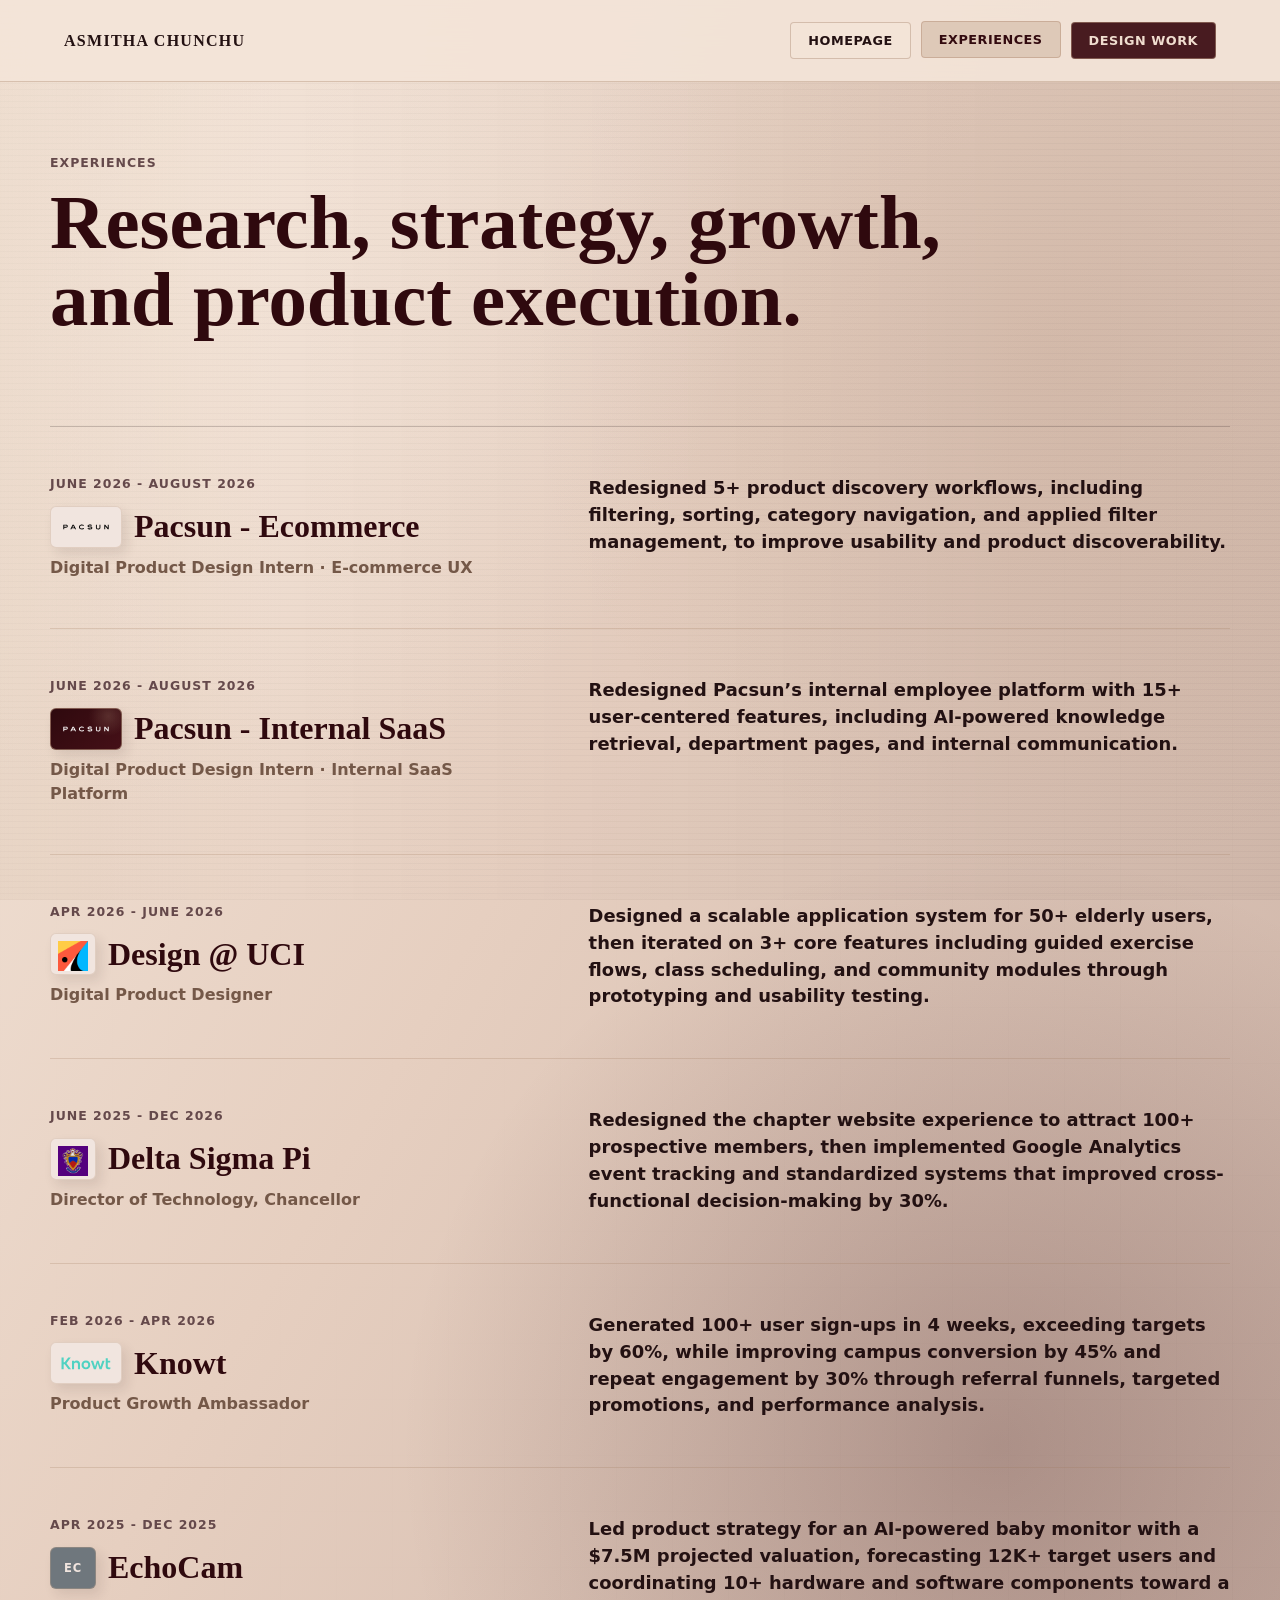
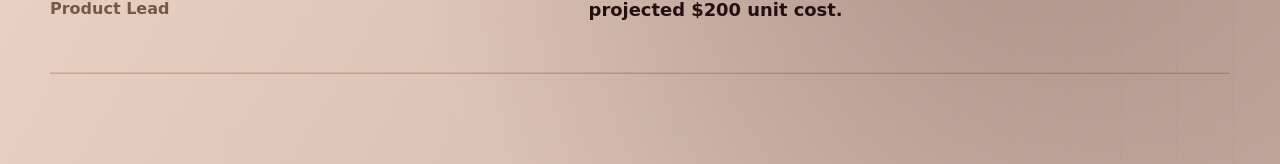
<file: experiences.html>
<!doctype html>
<html lang="en">
  <head>
    <meta charset="utf-8">
    <meta name="viewport" content="width=device-width, initial-scale=1">
    <title>Experiences | Asmitha Chunchu</title>
    <meta name="description" content="Experience and projects by Asmitha Chunchu.">
    <link rel="stylesheet" href="styles.css">
  </head>
  <body class="experiences-page">
    <header class="site-header" aria-label="Primary navigation">
      <a class="brand" href="index.html">Asmitha Chunchu</a>
      <nav>
        <a href="index.html">Homepage</a>
        <a class="active" href="experiences.html">Experiences</a>
        <a href="gallery.html">Design Work</a>
      </nav>
    </header>

    <main class="page-shell">
      <section class="page-hero">
        <p class="eyebrow">Experiences</p>
        <h1>Research, strategy, growth, and product execution.</h1>
      </section>

      <section class="timeline" aria-label="Experience timeline">
        <a
          class="experience-item work-linked"
          href="pacsun-ecommerce.html"
        >
          <div>
            <p class="date">June 2026 - August 2026</p>
            <h2>
              <span class="company-logo logo-pacsun logo-wide" aria-hidden="true">
                <img src="assets/logos/pacsun-logo.svg" alt="">
              </span>
              <span>Pacsun - Ecommerce</span>
            </h2>
            <p class="role">Digital Product Design Intern · E-commerce UX</p>
          </div>
          <p>
            Redesigned 5+ product discovery workflows, including filtering, sorting, category navigation, and applied
            filter management, to improve usability and product discoverability.
          </p>
        </a>

        <a
          class="experience-item work-linked"
          href="pacsun-backpac.html"
        >
          <div>
            <p class="date">June 2026 - August 2026</p>
            <h2>
              <span class="company-logo logo-pacsun-dark logo-wide" aria-hidden="true">
                <img src="assets/logos/pacsun-logo.svg" alt="">
              </span>
              <span>Pacsun - Internal SaaS</span>
            </h2>
            <p class="role">Digital Product Design Intern · Internal SaaS Platform</p>
          </div>
          <p>
            Redesigned Pacsun’s internal employee platform with 15+ user-centered features, including AI-powered
            knowledge retrieval, department pages, and internal communication.
          </p>
        </a>

        <a class="experience-item work-linked" href="design-uci.html">
          <div>
            <p class="date">Apr 2026 - June 2026</p>
            <h2>
              <span class="company-logo logo-design-uci" aria-hidden="true">
                <img src="assets/logos/design-uci.png" alt="">
              </span>
              <span>Design @ UCI</span>
            </h2>
            <p class="role">Digital Product Designer</p>
          </div>
          <p>
            Designed a scalable application system for 50+ elderly users, then iterated on 3+ core features including
            guided exercise flows, class scheduling, and community modules through prototyping and usability testing.
          </p>
        </a>

        <a class="experience-item work-linked" href="delta-sigma-pi.html">
          <div>
            <p class="date">June 2025 - Dec 2026</p>
            <h2>
              <span class="company-logo logo-dsp" aria-hidden="true">
                <img src="assets/logos/delta-sigma-pi.png" alt="">
              </span>
              <span>Delta Sigma Pi</span>
            </h2>
            <p class="role">Director of Technology, Chancellor</p>
          </div>
          <p>
            Redesigned the chapter website experience to attract 100+ prospective members, then implemented Google
            Analytics event tracking and standardized systems that improved cross-functional decision-making by 30%.
          </p>
        </a>

        <article class="experience-item">
          <div>
            <p class="date">Feb 2026 - Apr 2026</p>
            <h2>
              <span class="company-logo logo-knowt logo-wide" aria-hidden="true">
                <img src="assets/logos/knowt-logo.svg" alt="">
              </span>
              <span>Knowt</span>
            </h2>
            <p class="role">Product Growth Ambassador</p>
          </div>
          <p>
            Generated 100+ user sign-ups in 4 weeks, exceeding targets by 60%, while improving campus conversion by
            45% and repeat engagement by 30% through referral funnels, targeted promotions, and performance analysis.
          </p>
        </article>

        <a class="experience-item work-linked" href="echocam.html">
          <div>
            <p class="date">Apr 2025 - Dec 2025</p>
            <h2><span class="company-logo logo-echocam" aria-hidden="true">EC</span><span>EchoCam</span></h2>
            <p class="role">Product Lead</p>
          </div>
          <p>
            Led product strategy for an AI-powered baby monitor with a $7.5M projected valuation, forecasting 12K+
            target users and coordinating 10+ hardware and software components toward a projected $200 unit cost.
          </p>
        </a>
      </section>
    </main>
  </body>
</html>
</file>
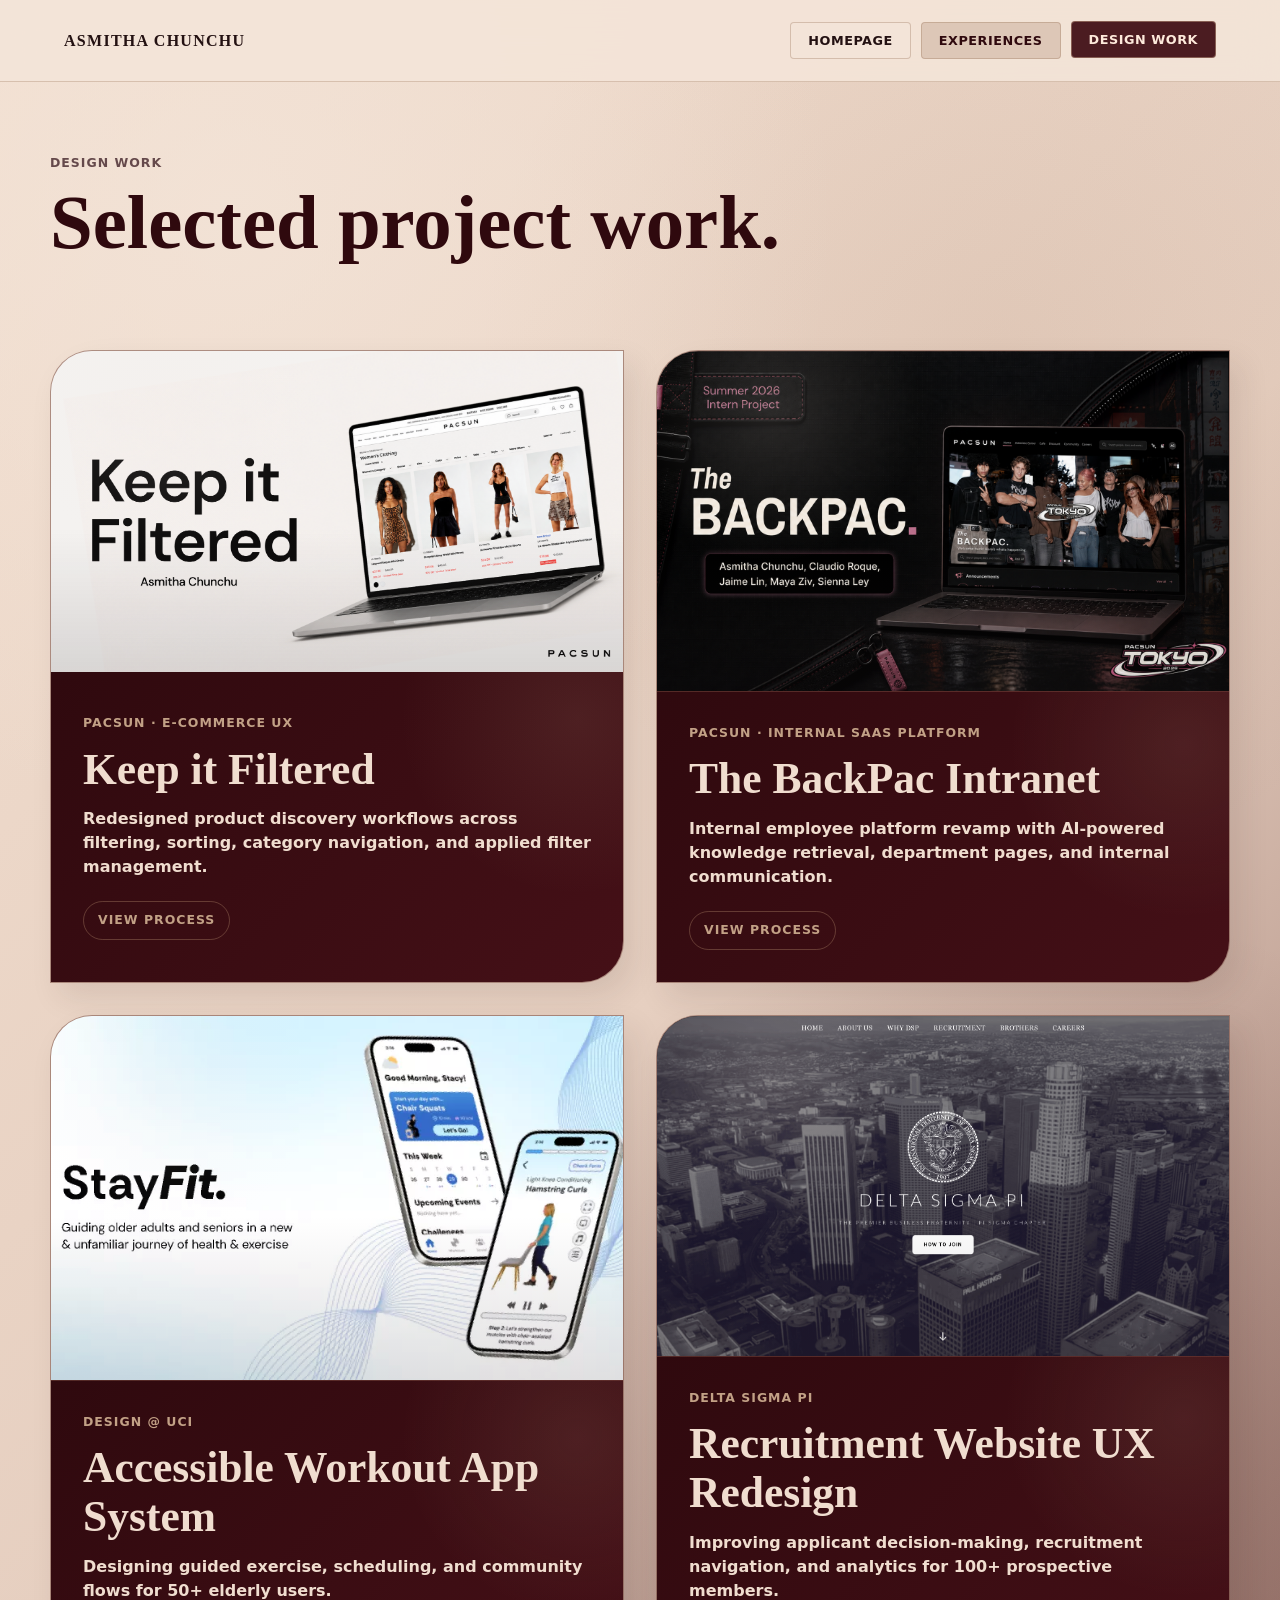
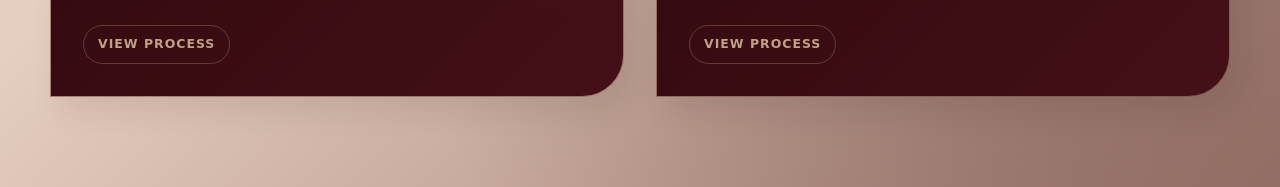
<file: gallery.html>
<!doctype html>
<html lang="en">
  <head>
    <meta charset="utf-8">
    <meta name="viewport" content="width=device-width, initial-scale=1">
    <title>Design Work | Asmitha Chunchu</title>
    <meta name="description" content="Product design projects and process work by Asmitha Chunchu.">
    <link rel="stylesheet" href="styles.css?v=20260820-filter-card-seam">
  </head>
  <body class="design-work-page">
    <header class="site-header" aria-label="Primary navigation">
      <a class="brand" href="index.html">Asmitha Chunchu</a>
      <nav>
        <a href="index.html">Homepage</a>
        <a href="experiences.html">Experiences</a>
        <a class="active" href="gallery.html">Design Work</a>
      </nav>
    </header>

    <main class="page-shell">
      <section class="page-hero">
        <p class="eyebrow">Design Work</p>
        <h1>Selected project work.</h1>
      </section>

      <section class="project-index" aria-label="Project case studies">
        <a
          class="project-card project-card-large filters-project"
          href="pacsun-ecommerce.html"
        >
          <div class="project-image-visual">
            <img src="assets/project-screens/keep-it-filtered-clean.png" alt="Keep it Filtered Pacsun project cover.">
          </div>
          <div class="project-card-copy">
            <p class="date">Pacsun · E-commerce UX</p>
            <h2>Keep it Filtered</h2>
            <p>
              Redesigned product discovery workflows across filtering, sorting, category navigation, and applied
              filter management.
            </p>
            <span class="project-cta">View Process</span>
          </div>
        </a>

        <a class="project-card project-card-large backpac-project" href="pacsun-backpac.html">
          <div class="project-image-visual">
            <img src="assets/project-screens/backpac-intranet-laptop.png" alt="The BackPac Intranet company intranet revamp cover.">
          </div>
          <div class="project-card-copy">
            <p class="date">Pacsun · Internal SaaS Platform</p>
            <h2>The BackPac Intranet</h2>
            <p>
              Internal employee platform revamp with AI-powered knowledge retrieval, department pages, and internal
              communication.
            </p>
            <span class="project-cta">View Process</span>
          </div>
        </a>

        <a class="project-card project-card-large workout" href="design-uci.html">
          <div class="project-image-visual">
            <img src="assets/project-screens/design-uci-project.png" alt="StayFit app screens from the Design @ UCI project.">
          </div>
          <div class="project-card-copy">
            <p class="date">Design @ UCI</p>
            <h2>Accessible Workout App System</h2>
            <p>
              Designing guided exercise, scheduling, and community flows for 50+ elderly users.
            </p>
            <span class="project-cta">View Process</span>
          </div>
        </a>

        <a class="project-card project-card-large dsp-project" href="delta-sigma-pi.html">
          <div class="project-image-visual">
            <img src="assets/project-screens/dsp-homepage.png" alt="DSP UCI homepage visual from the chapter website.">
          </div>
          <div class="project-card-copy">
            <p class="date">Delta Sigma Pi</p>
            <h2>Recruitment Website UX Redesign</h2>
            <p>
              Improving applicant decision-making, recruitment navigation, and analytics for 100+ prospective members.
            </p>
            <span class="project-cta">View Process</span>
          </div>
        </a>
      </section>

    </main>
  </body>
</html>
</file>
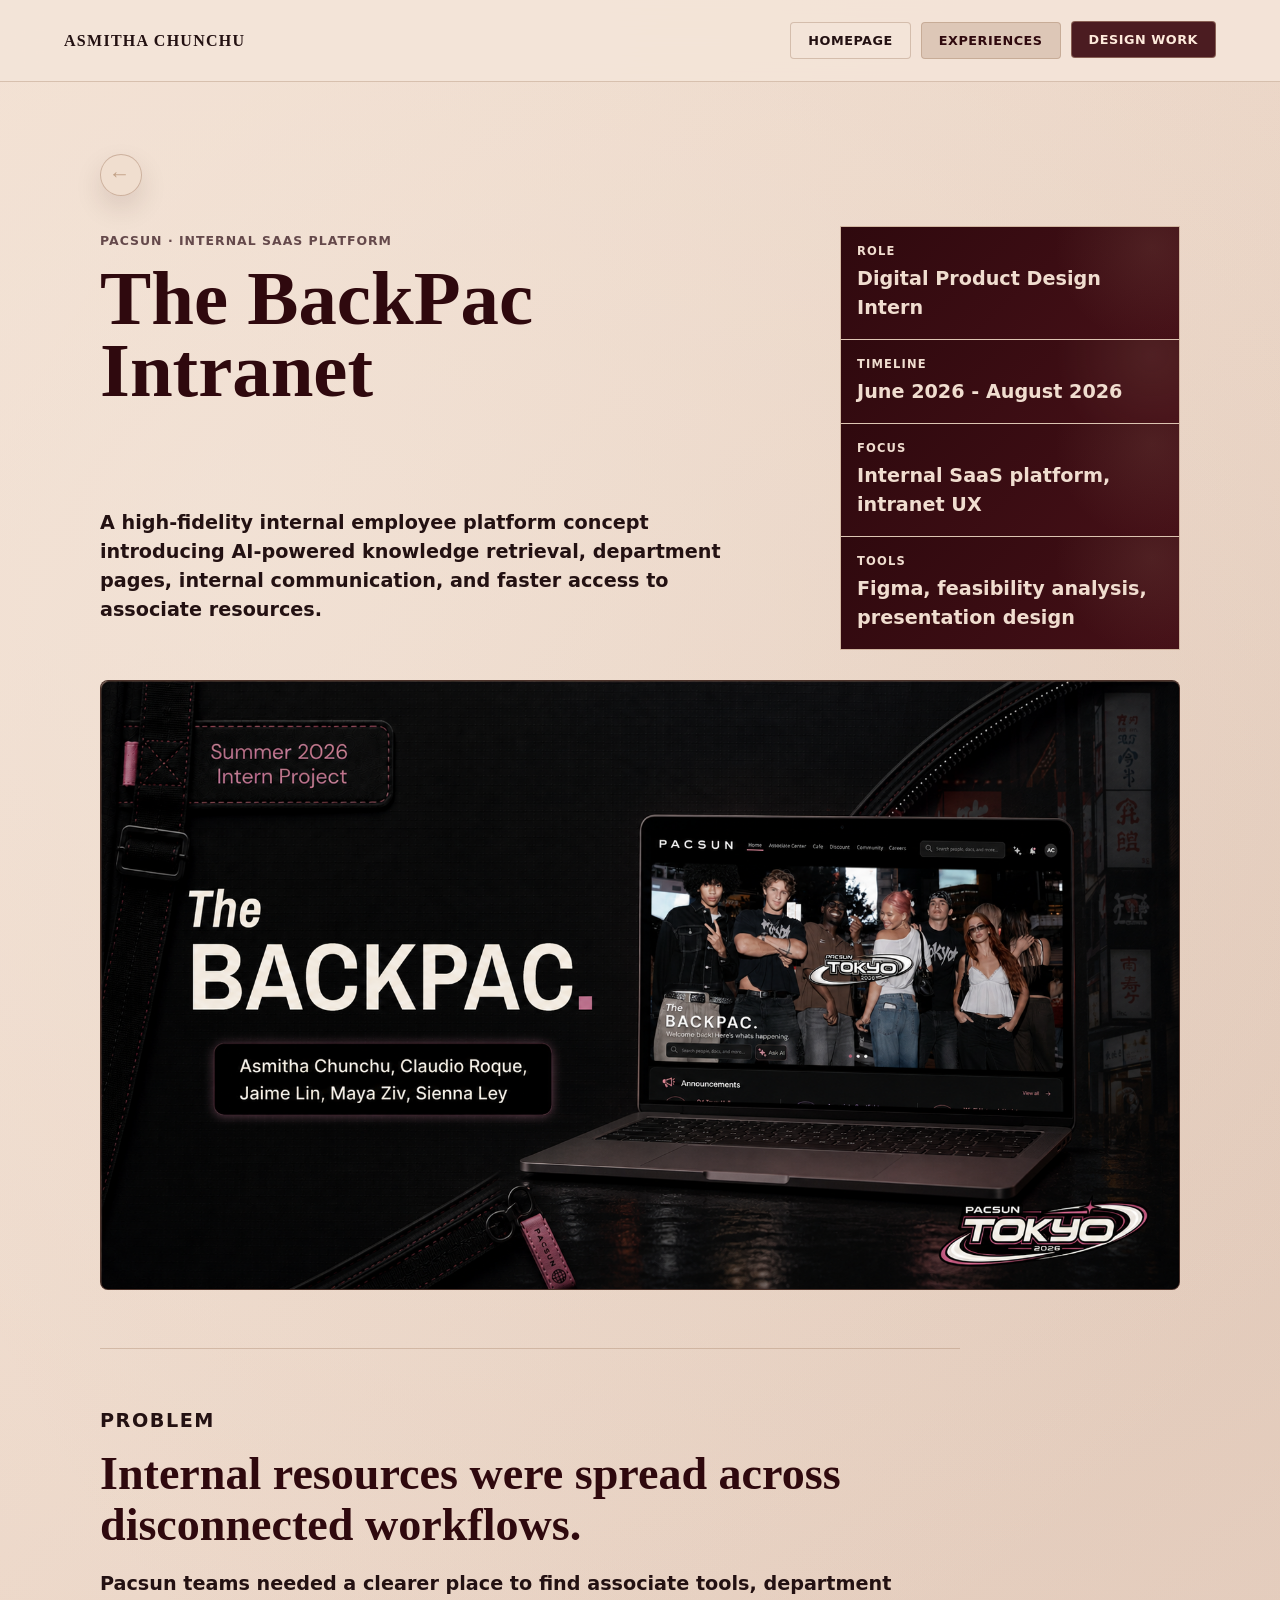
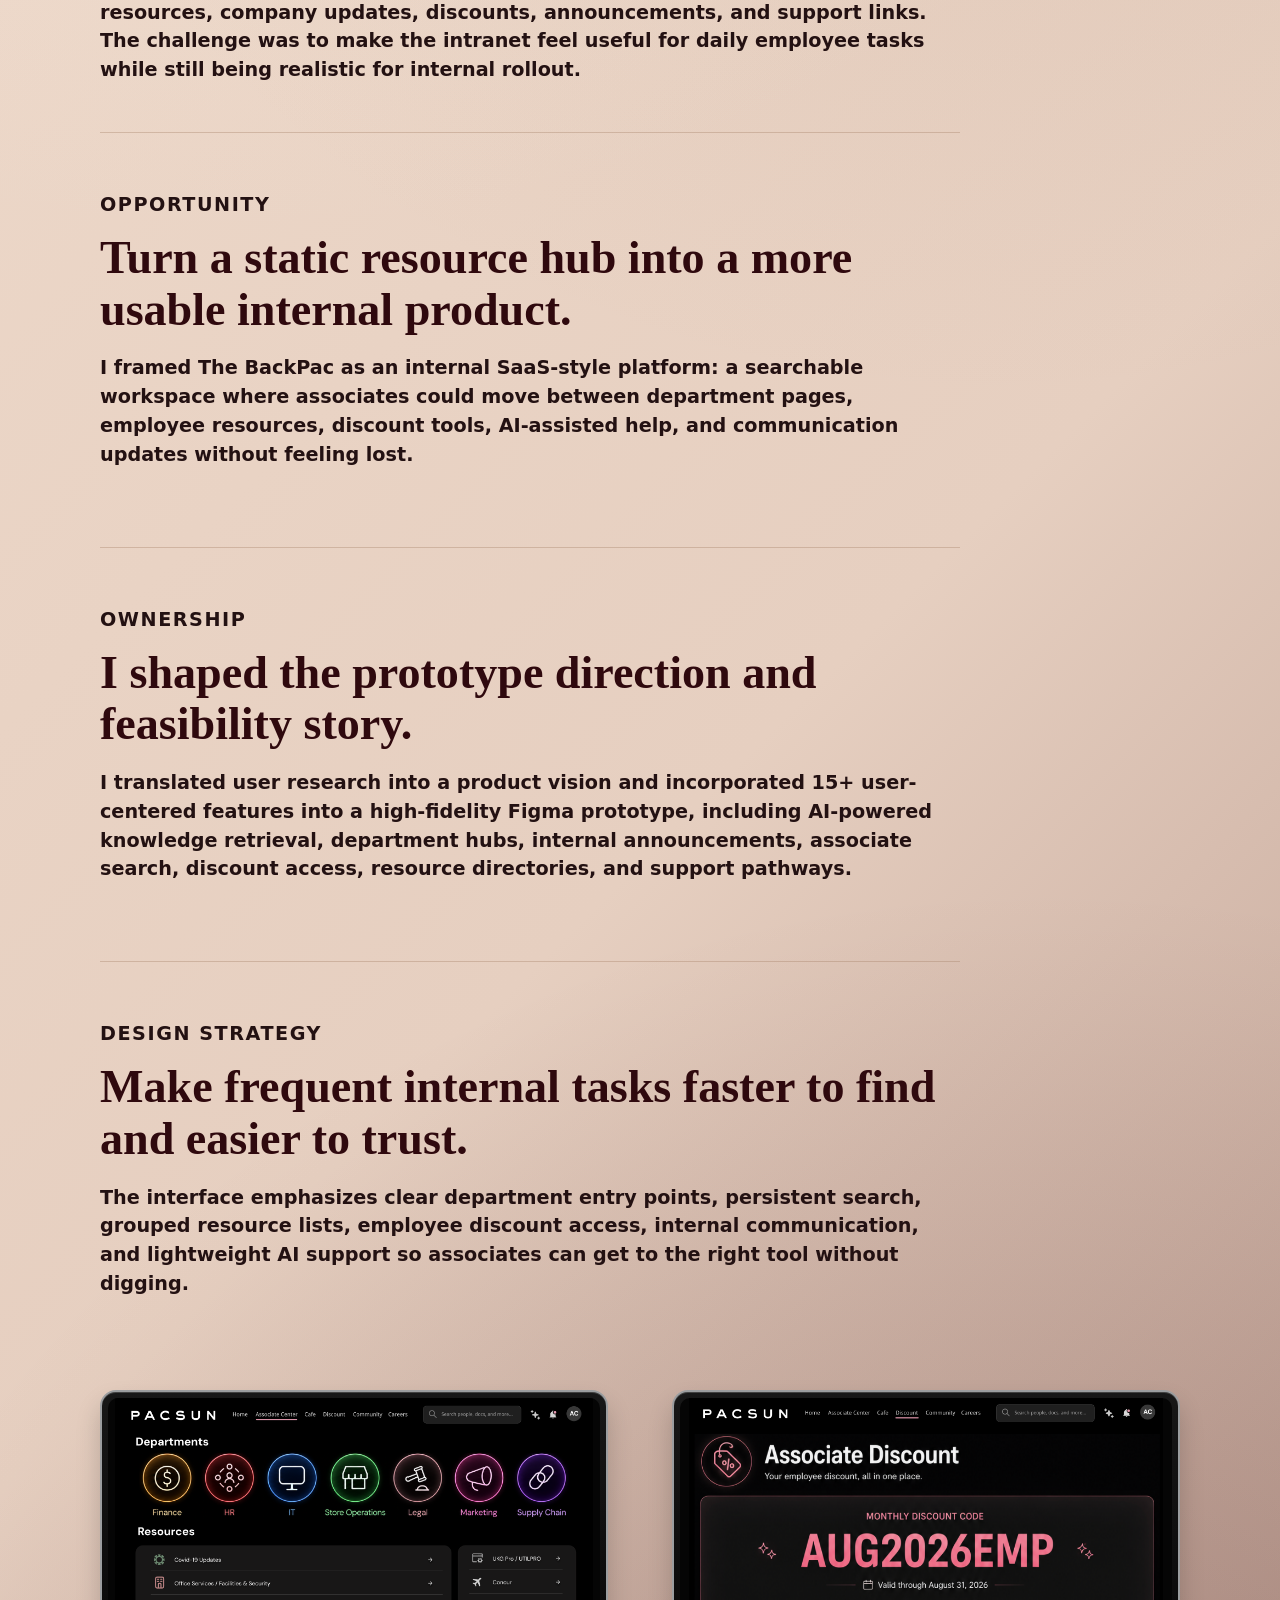
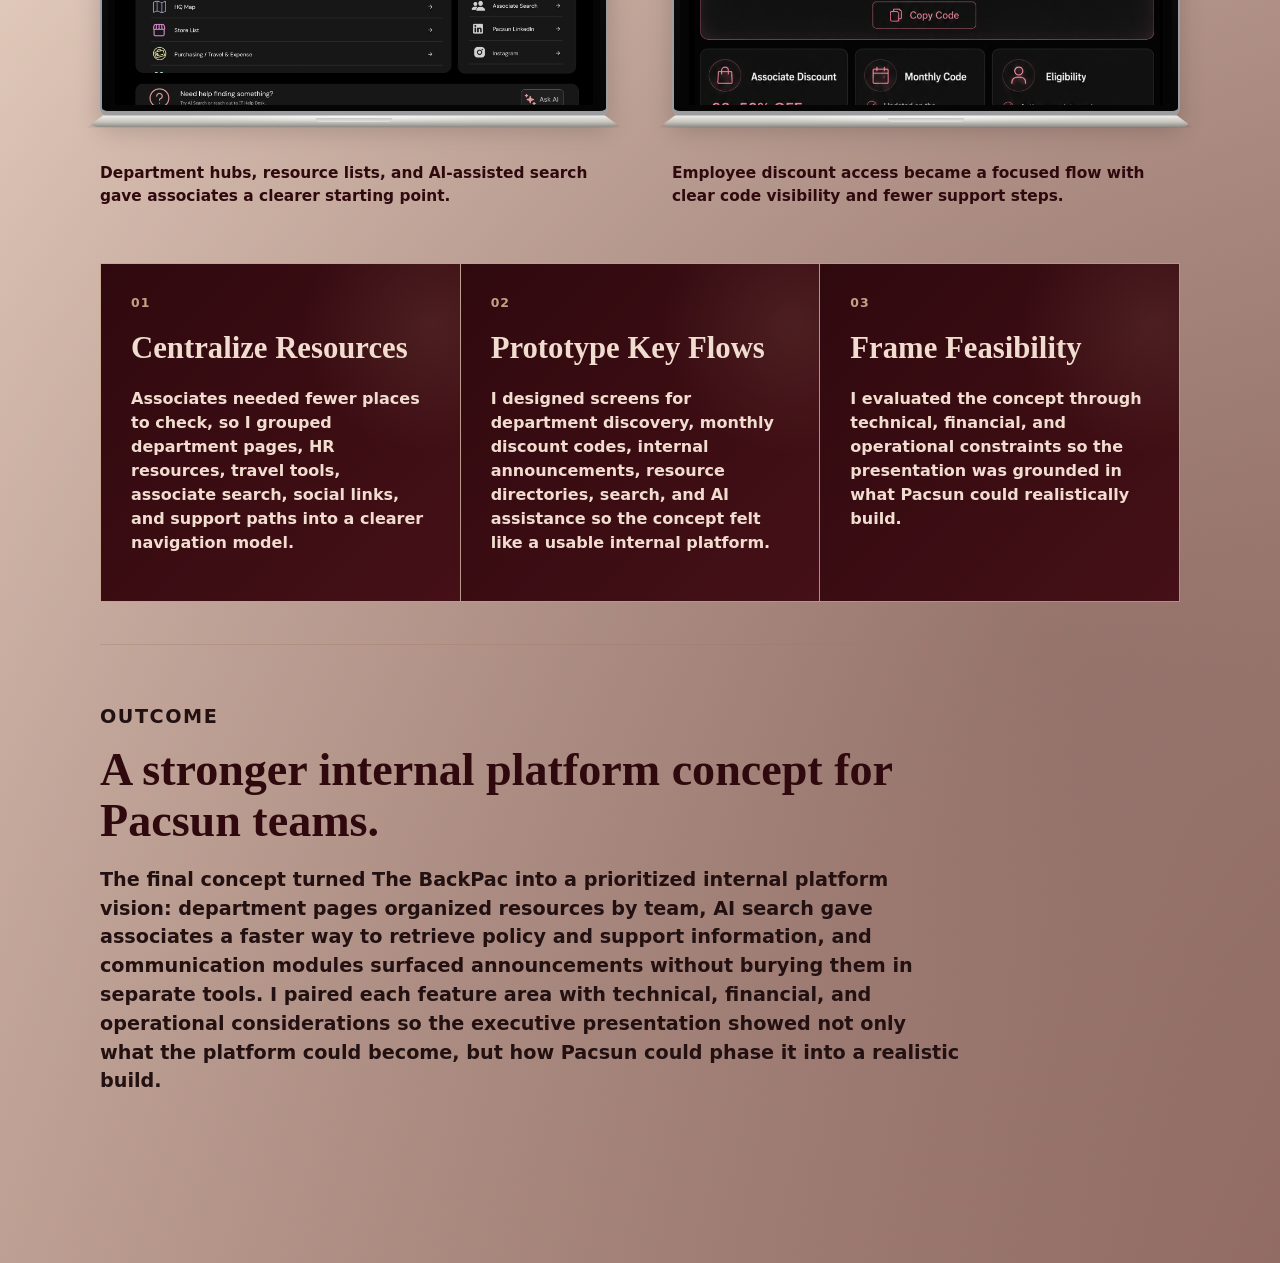
<file: pacsun-backpac.html>
<!doctype html>
<html lang="en">
  <head>
    <meta charset="utf-8">
    <meta name="viewport" content="width=device-width, initial-scale=1">
    <title>The BackPac Intranet | Asmitha Chunchu</title>
    <meta name="description" content="The BackPac Intranet, a Pacsun internal SaaS platform project by Asmitha Chunchu.">
    <link rel="stylesheet" href="styles.css?v=20260820-backpac-align">
  </head>
  <body class="case-study-page">
    <header class="site-header" aria-label="Primary navigation">
      <a class="brand" href="index.html">Asmitha Chunchu</a>
      <nav>
        <a href="index.html">Homepage</a>
        <a href="experiences.html">Experiences</a>
        <a class="active" href="gallery.html">Design Work</a>
      </nav>
    </header>

    <main class="page-shell case-study-shell">
      <button class="back-link" type="button" aria-label="Go back" onclick="if (history.length > 1) { history.back(); } else { window.location.href = 'gallery.html'; }">←</button>

      <section class="case-hero backpac-case-hero">
        <div>
          <p class="eyebrow">Pacsun · Internal SaaS Platform</p>
          <h1>The BackPac Intranet</h1>
          <p>
            A high-fidelity internal employee platform concept introducing AI-powered knowledge retrieval, department
            pages, internal communication, and faster access to associate resources.
          </p>
        </div>
        <aside class="case-meta" aria-label="Project summary">
          <p><strong>Role</strong>Digital Product Design Intern</p>
          <p><strong>Timeline</strong>June 2026 - August 2026</p>
          <p><strong>Focus</strong>Internal SaaS platform, intranet UX</p>
          <p><strong>Tools</strong>Figma, feasibility analysis, presentation design</p>
        </aside>
      </section>

      <section class="case-feature pacsun-case-feature" id="backpac-intranet">
        <img src="assets/project-screens/backpac-intranet-laptop.png" alt="">
      </section>

      <section class="case-section backpac-strategy-section">
        <p class="eyebrow">Problem</p>
        <h2>Internal resources were spread across disconnected workflows.</h2>
        <p>
          Pacsun teams needed a clearer place to find associate tools, department resources, company updates,
          discounts, announcements, and support links. The challenge was to make the intranet feel useful for daily
          employee tasks while still being realistic for internal rollout.
        </p>
      </section>

      <section class="case-section">
        <p class="eyebrow">Opportunity</p>
        <h2>Turn a static resource hub into a more usable internal product.</h2>
        <p>
          I framed The BackPac as an internal SaaS-style platform: a searchable workspace where associates could move
          between department pages, employee resources, discount tools, AI-assisted help, and communication updates
          without feeling lost.
        </p>
      </section>

      <section class="case-section">
        <p class="eyebrow">Ownership</p>
        <h2>I shaped the prototype direction and feasibility story.</h2>
        <p>
          I translated user research into a product vision and incorporated 15+ user-centered features into a
          high-fidelity Figma prototype, including AI-powered knowledge retrieval, department hubs, internal
          announcements, associate search, discount access, resource directories, and support pathways.
        </p>
      </section>

      <section class="case-section">
        <p class="eyebrow">Design Strategy</p>
        <h2>Make frequent internal tasks faster to find and easier to trust.</h2>
        <p>
          The interface emphasizes clear department entry points, persistent search, grouped resource lists, employee
          discount access, internal communication, and lightweight AI support so associates can get to the right tool
          without digging.
        </p>
      </section>

      <section class="laptop-showcase" aria-label="The BackPac intranet laptop mockups">
        <figure>
          <div class="laptop-mockup">
            <img src="assets/project-screens/backpac-departments-screen.png" alt="The BackPac intranet departments and resources screen inside a laptop mockup.">
          </div>
          <figcaption>Department hubs, resource lists, and AI-assisted search gave associates a clearer starting point.</figcaption>
        </figure>
        <figure>
          <div class="laptop-mockup">
            <img src="assets/project-screens/backpac-discount-screen.png" alt="The BackPac associate discount screen inside a laptop mockup.">
          </div>
          <figcaption>Employee discount access became a focused flow with clear code visibility and fewer support steps.</figcaption>
        </figure>
      </section>

      <section class="process-grid">
        <article>
          <p class="date">01</p>
          <h3>Centralize Resources</h3>
          <p>
            Associates needed fewer places to check, so I grouped department pages, HR resources, travel tools,
            associate search, social links, and support paths into a clearer navigation model.
          </p>
        </article>
        <article>
          <p class="date">02</p>
          <h3>Prototype Key Flows</h3>
          <p>
            I designed screens for department discovery, monthly discount codes, internal announcements, resource
            directories, search, and AI assistance so the concept felt like a usable internal platform.
          </p>
        </article>
        <article>
          <p class="date">03</p>
          <h3>Frame Feasibility</h3>
          <p>
            I evaluated the concept through technical, financial, and operational constraints so the presentation was
            grounded in what Pacsun could realistically build.
          </p>
        </article>
      </section>

      <section class="case-section">
        <p class="eyebrow">Outcome</p>
        <h2>A stronger internal platform concept for Pacsun teams.</h2>
        <p>
          The final concept turned The BackPac into a prioritized internal platform vision: department pages organized
          resources by team, AI search gave associates a faster way to retrieve policy and support information, and
          communication modules surfaced announcements without burying them in separate tools. I paired each feature
          area with technical, financial, and operational considerations so the executive presentation showed not only
          what the platform could become, but how Pacsun could phase it into a realistic build.
        </p>
      </section>
    </main>
  </body>
</html>
</file>
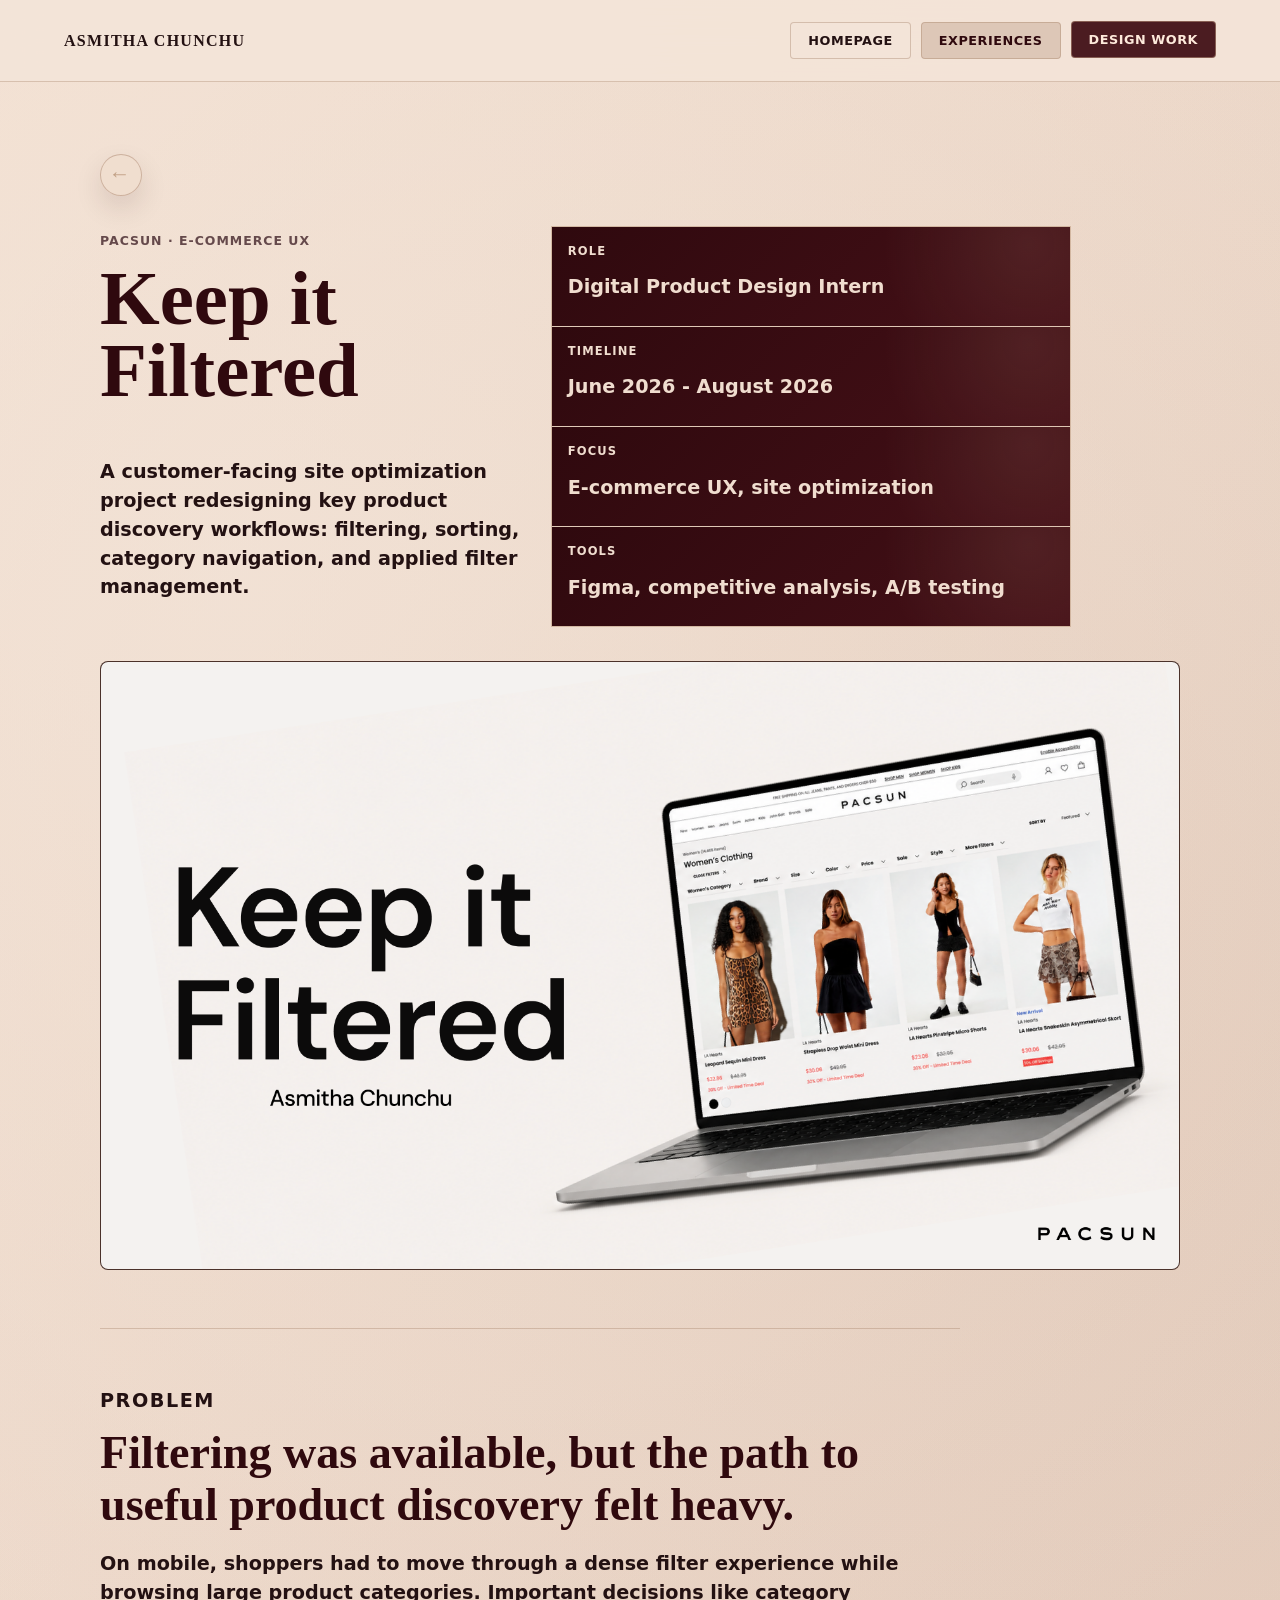
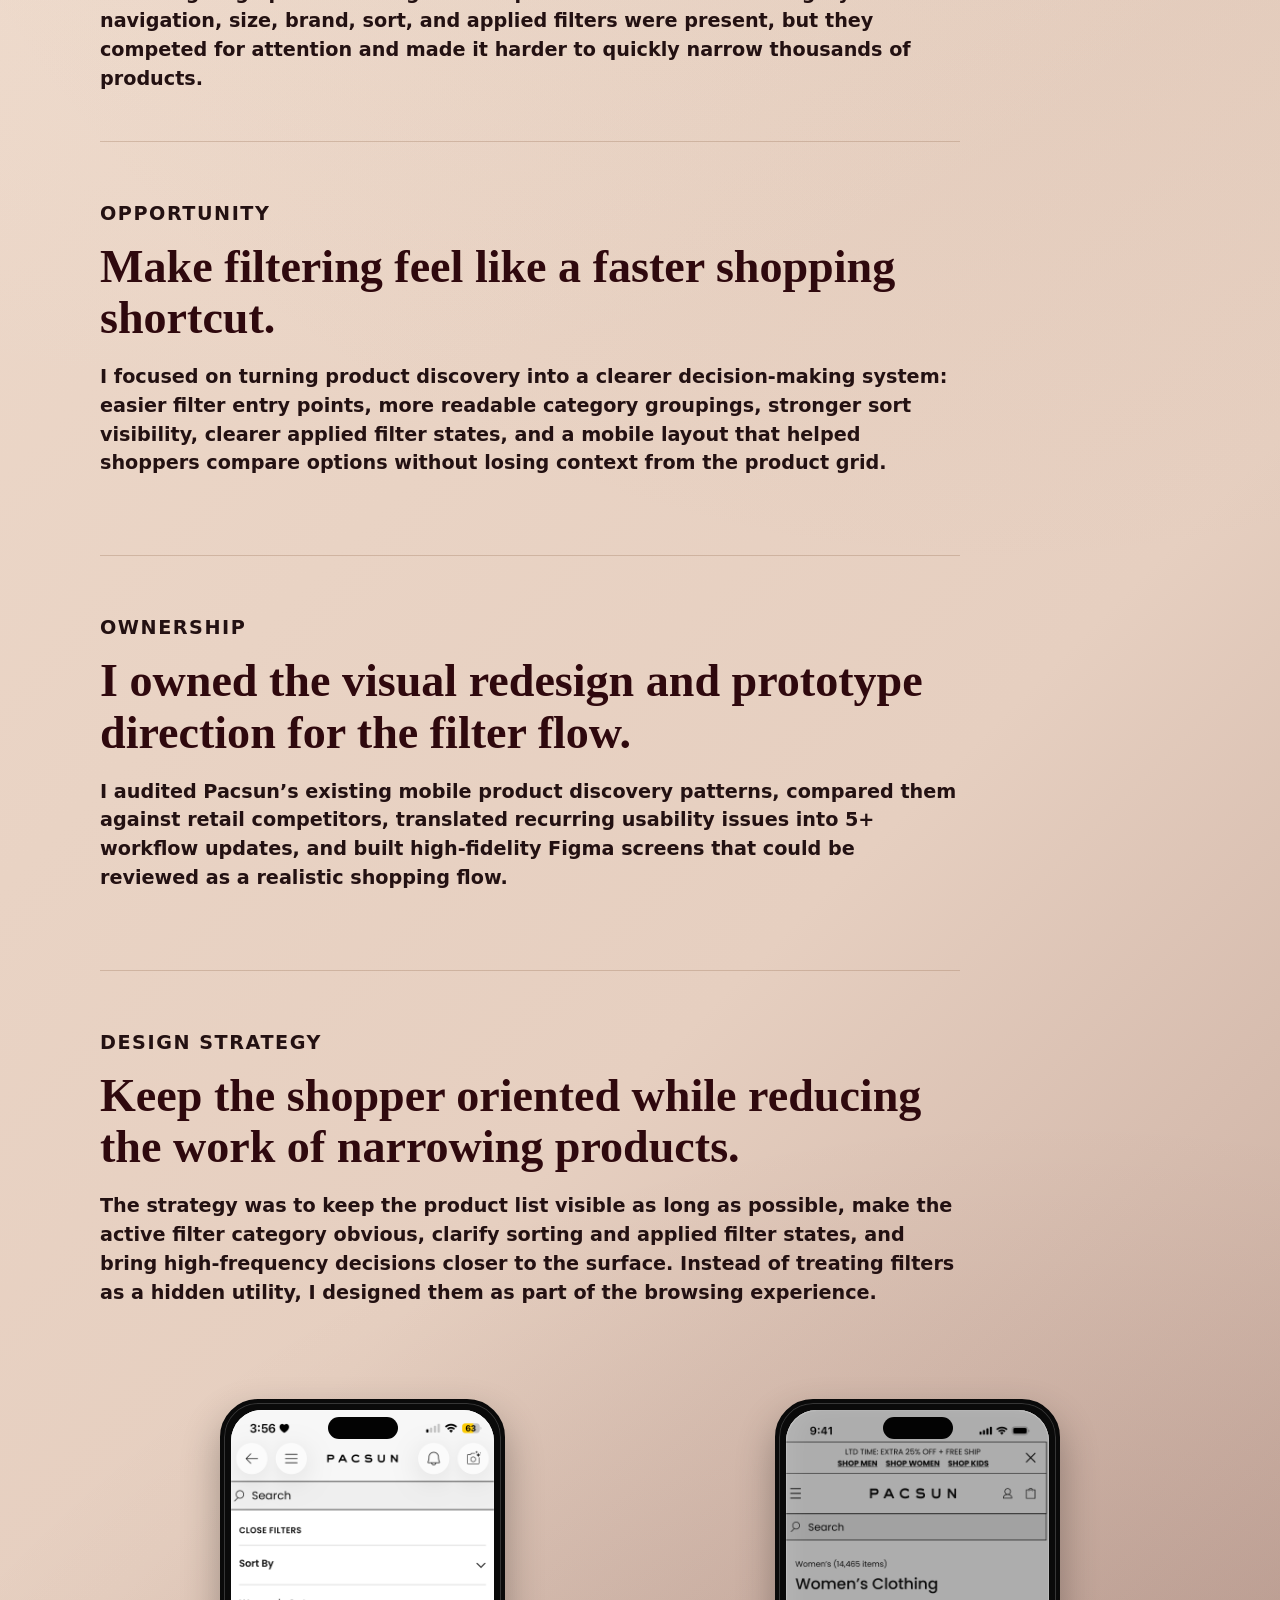
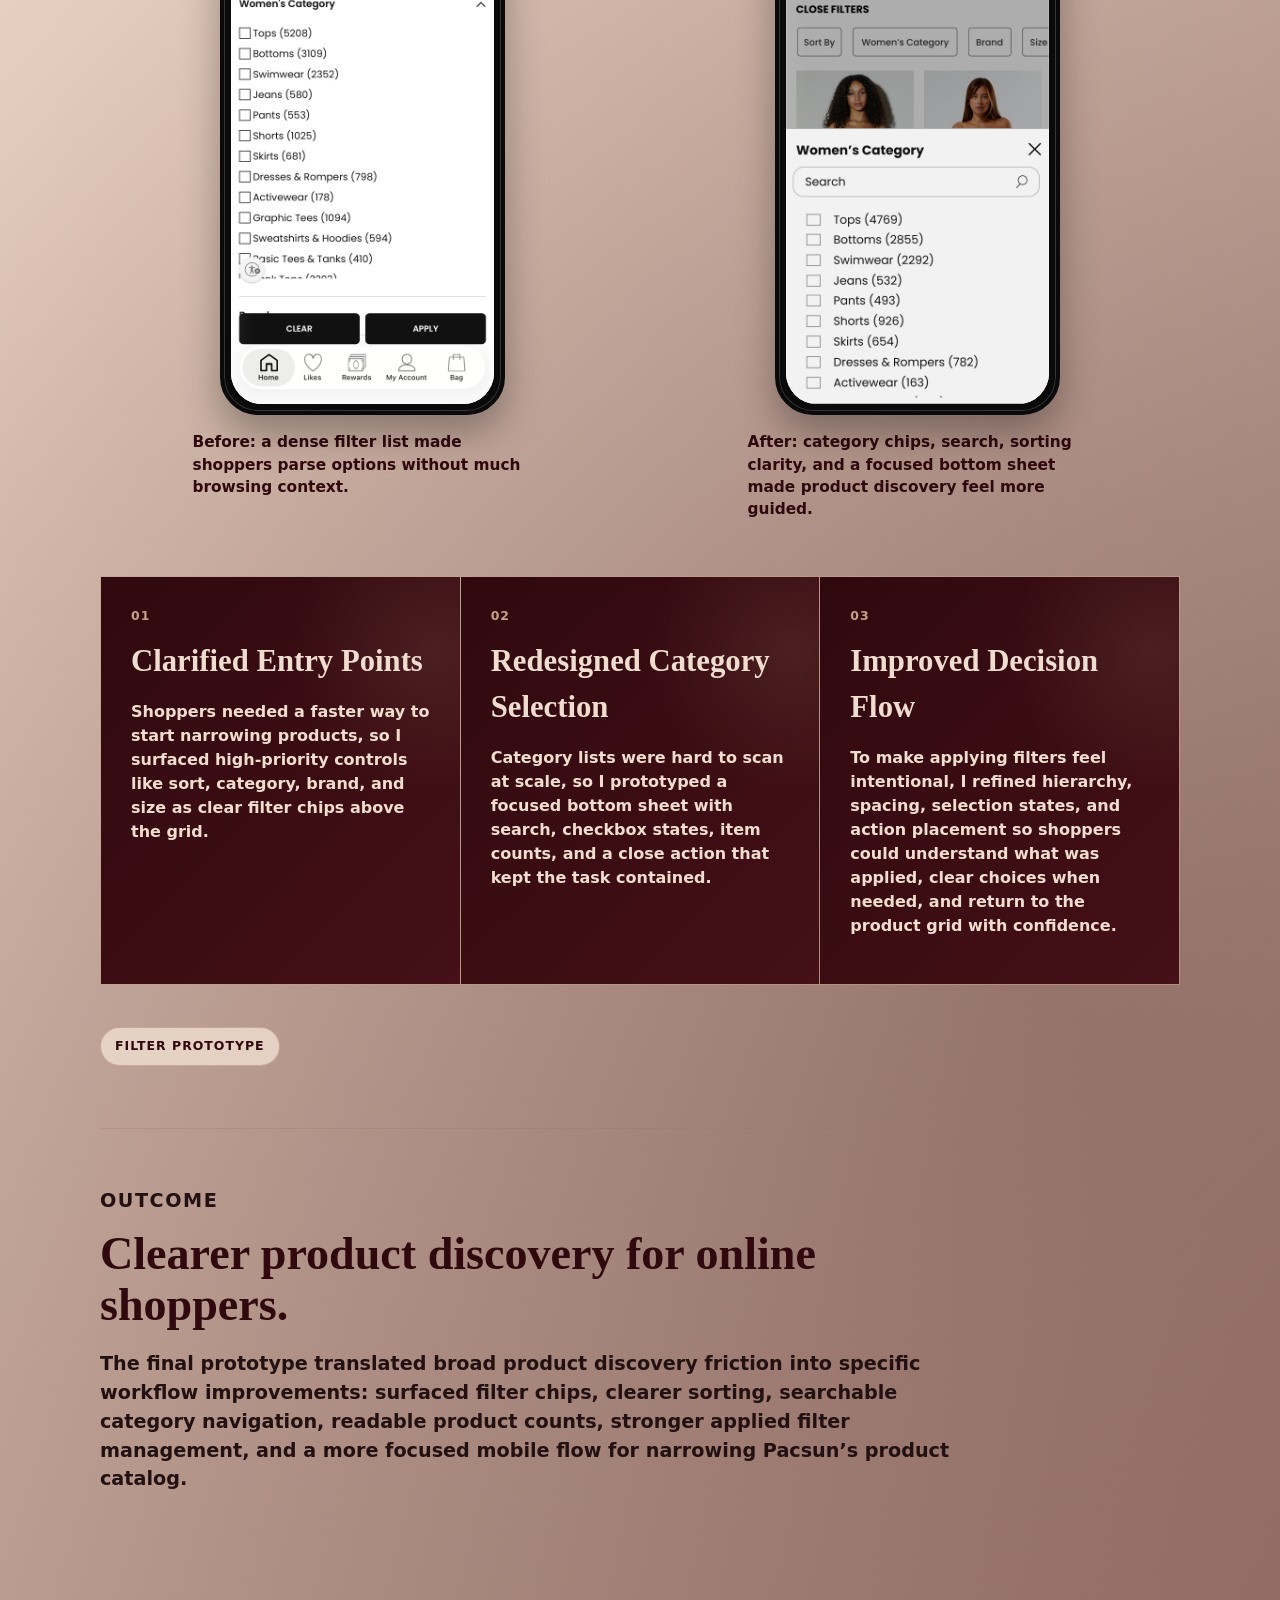
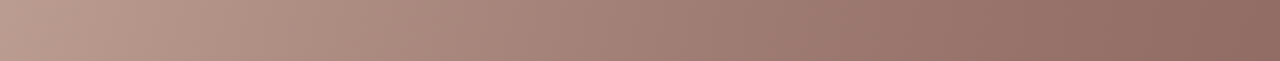
<file: pacsun-ecommerce.html>
<!doctype html>
<html lang="en">
  <head>
    <meta charset="utf-8">
    <meta name="viewport" content="width=device-width, initial-scale=1">
    <title>Keep it Filtered | Asmitha Chunchu</title>
    <meta name="description" content="Keep it Filtered, a Pacsun e-commerce UX project by Asmitha Chunchu.">
    <link rel="stylesheet" href="styles.css?v=20260820-filter-header-spacing">
  </head>
  <body class="case-study-page ecommerce-case">
    <header class="site-header" aria-label="Primary navigation">
      <a class="brand" href="index.html">Asmitha Chunchu</a>
      <nav>
        <a href="index.html">Homepage</a>
        <a href="experiences.html">Experiences</a>
        <a class="active" href="gallery.html">Design Work</a>
      </nav>
    </header>

    <main class="page-shell case-study-shell">
      <button class="back-link" type="button" aria-label="Go back" onclick="if (history.length > 1) { history.back(); } else { window.location.href = 'gallery.html'; }">←</button>

      <section class="case-hero">
        <div>
          <p class="eyebrow">Pacsun · E-commerce UX</p>
          <h1>Keep it Filtered</h1>
          <p>
            A customer-facing site optimization project redesigning key product discovery workflows: filtering,
            sorting, category navigation, and applied filter management.
          </p>
        </div>
        <aside class="case-meta" aria-label="Project summary">
          <p><strong>Role</strong>Digital Product Design Intern</p>
          <p><strong>Timeline</strong>June 2026 - August 2026</p>
          <p><strong>Focus</strong>E-commerce UX, site optimization</p>
          <p><strong>Tools</strong>Figma, competitive analysis, A/B testing</p>
        </aside>
      </section>

      <section class="case-feature pacsun-case-feature" id="keep-it-filtered">
        <img src="assets/project-screens/keep-it-filtered-clean.png" alt="Keep it Filtered Pacsun project cover.">
      </section>

      <section class="case-section filter-strategy-section">
        <p class="eyebrow">Problem</p>
        <h2>Filtering was available, but the path to useful product discovery felt heavy.</h2>
        <p>
          On mobile, shoppers had to move through a dense filter experience while browsing large product categories.
          Important decisions like category navigation, size, brand, sort, and applied filters were present, but they
          competed for attention and made it harder to quickly narrow thousands of products.
        </p>
      </section>

      <section class="case-section">
        <p class="eyebrow">Opportunity</p>
        <h2>Make filtering feel like a faster shopping shortcut.</h2>
        <p>
          I focused on turning product discovery into a clearer decision-making system: easier filter entry points,
          more readable category groupings, stronger sort visibility, clearer applied filter states, and a mobile
          layout that helped shoppers compare options without losing context from the product grid.
        </p>
      </section>

      <section class="case-section">
        <p class="eyebrow">Ownership</p>
        <h2>I owned the visual redesign and prototype direction for the filter flow.</h2>
        <p>
          I audited Pacsun’s existing mobile product discovery patterns, compared them against retail competitors,
          translated recurring usability issues into 5+ workflow updates, and built high-fidelity Figma screens that
          could be reviewed as a realistic shopping flow.
        </p>
      </section>

      <section class="case-section">
        <p class="eyebrow">Design Strategy</p>
        <h2>Keep the shopper oriented while reducing the work of narrowing products.</h2>
        <p>
          The strategy was to keep the product list visible as long as possible, make the active filter category
          obvious, clarify sorting and applied filter states, and bring high-frequency decisions closer to the surface.
          Instead of treating filters as a hidden utility, I designed them as part of the browsing experience.
        </p>
      </section>

      <section class="filter-comparison" aria-label="Keep it Filtered before and after screens">
        <figure>
          <div class="phone-mockup">
            <img src="assets/project-screens/keep-it-filtered-before-phone.png" alt="Before screen showing the original Pacsun mobile filter list inside an iPhone frame.">
          </div>
          <figcaption>Before: a dense filter list made shoppers parse options without much browsing context.</figcaption>
        </figure>
        <figure>
          <div class="phone-mockup">
            <img src="assets/project-screens/keep-it-filtered-after-phone.png" alt="After screen showing the redesigned Pacsun mobile filter bottom sheet inside an iPhone frame.">
          </div>
          <figcaption>After: category chips, search, sorting clarity, and a focused bottom sheet made product discovery feel more guided.</figcaption>
        </figure>
      </section>

      <section class="process-grid">
        <article>
          <p class="date">01</p>
          <h3>Clarified Entry Points</h3>
          <p>
            Shoppers needed a faster way to start narrowing products, so I surfaced high-priority controls like sort,
            category, brand, and size as clear filter chips above the grid.
          </p>
        </article>
        <article>
          <p class="date">02</p>
          <h3>Redesigned Category Selection</h3>
          <p>
            Category lists were hard to scan at scale, so I prototyped a focused bottom sheet with search, checkbox
            states, item counts, and a close action that kept the task contained.
          </p>
        </article>
        <article>
          <p class="date">03</p>
          <h3>Improved Decision Flow</h3>
          <p>
            To make applying filters feel intentional, I refined hierarchy, spacing, selection states, and action
            placement so shoppers could understand what was applied, clear choices when needed, and return to the
            product grid with confidence.
          </p>
        </article>
      </section>

      <div class="case-link-grid" aria-label="Keep it Filtered project links">
        <a class="case-link" href="https://www.figma.com/proto/orFgTgyk6o02hPGS0jgD4p/Filters?t=yiRu6ESo202WnjxZ-1&amp;scaling=contain&amp;content-scaling=fixed&amp;page-id=0%3A1&amp;node-id=64-3524&amp;starting-point-node-id=64%3A3524" target="_blank" rel="noreferrer">Filter Prototype</a>
      </div>

      <section class="case-section">
        <p class="eyebrow">Outcome</p>
        <h2>Clearer product discovery for online shoppers.</h2>
        <p>
          The final prototype translated broad product discovery friction into specific workflow improvements:
          surfaced filter chips, clearer sorting, searchable category navigation, readable product counts, stronger
          applied filter management, and a more focused mobile flow for narrowing Pacsun’s product catalog.
        </p>
      </section>
    </main>
  </body>
</html>
</file>
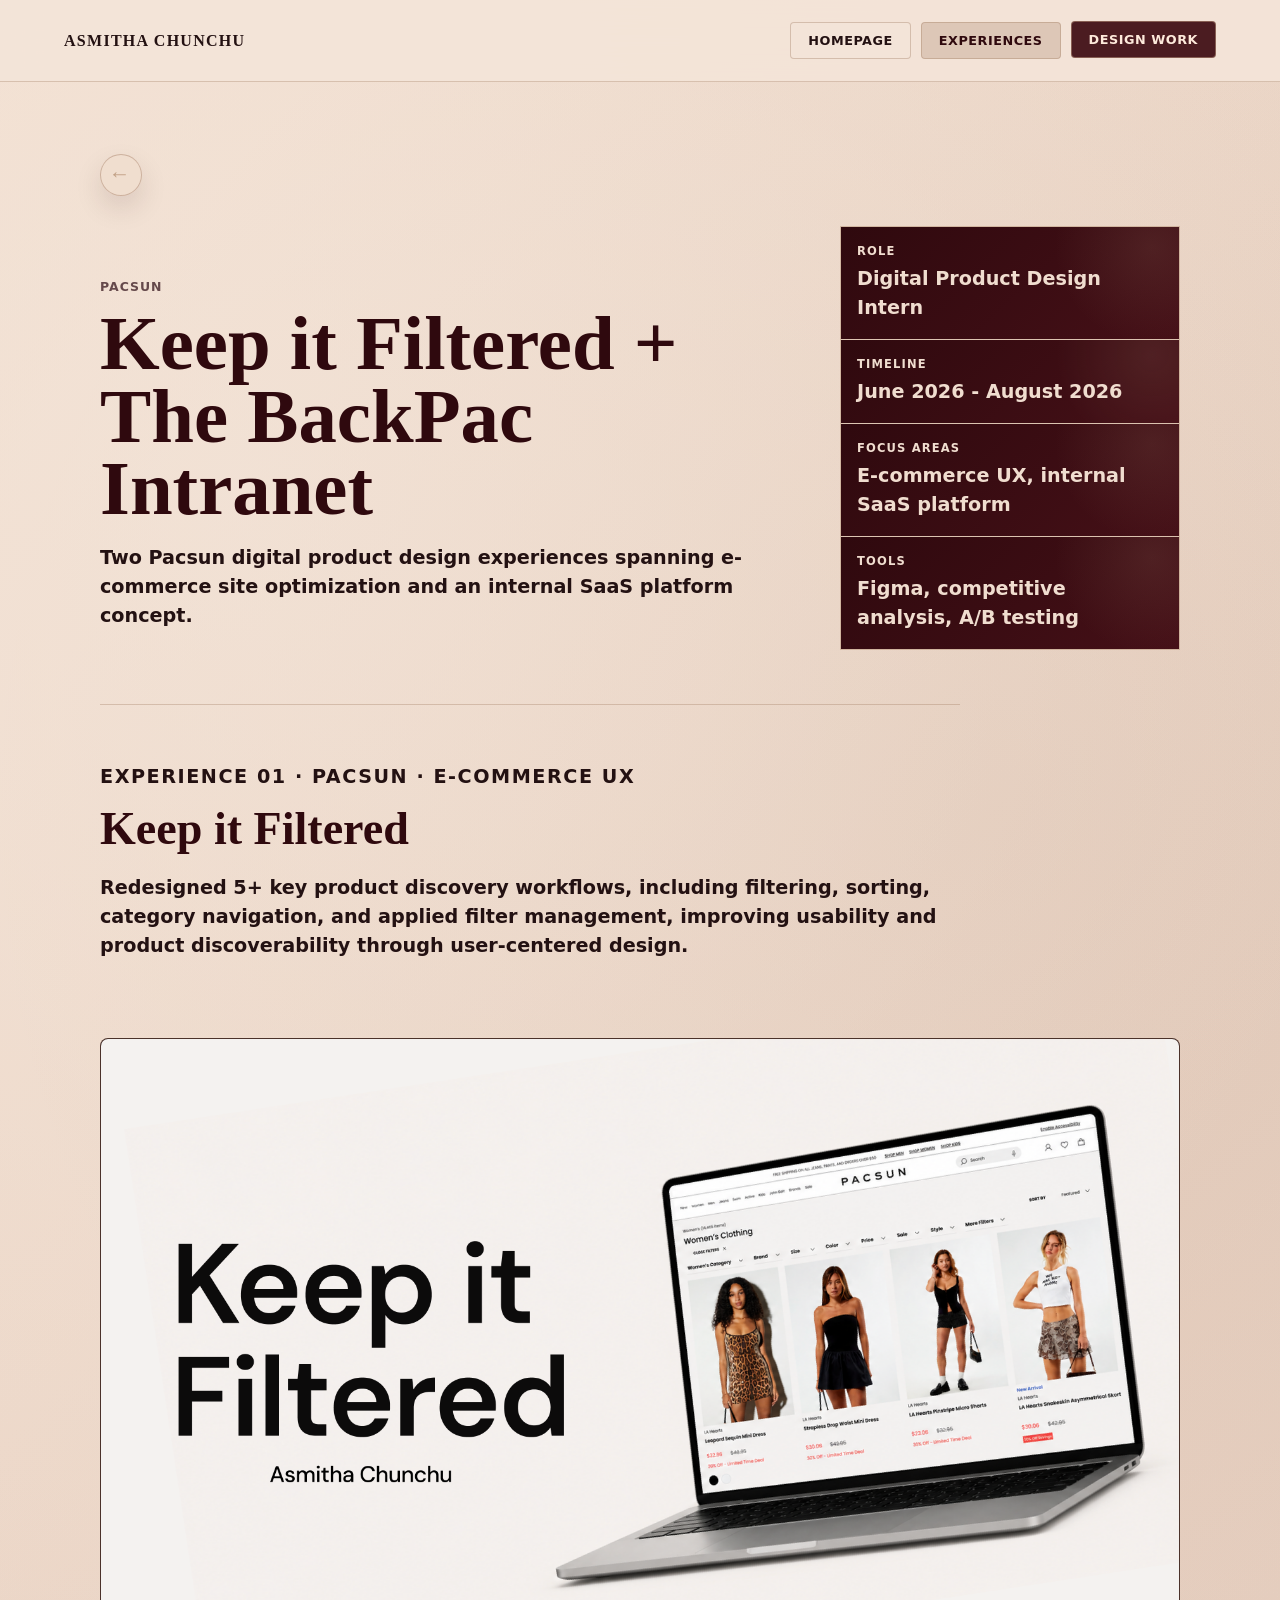
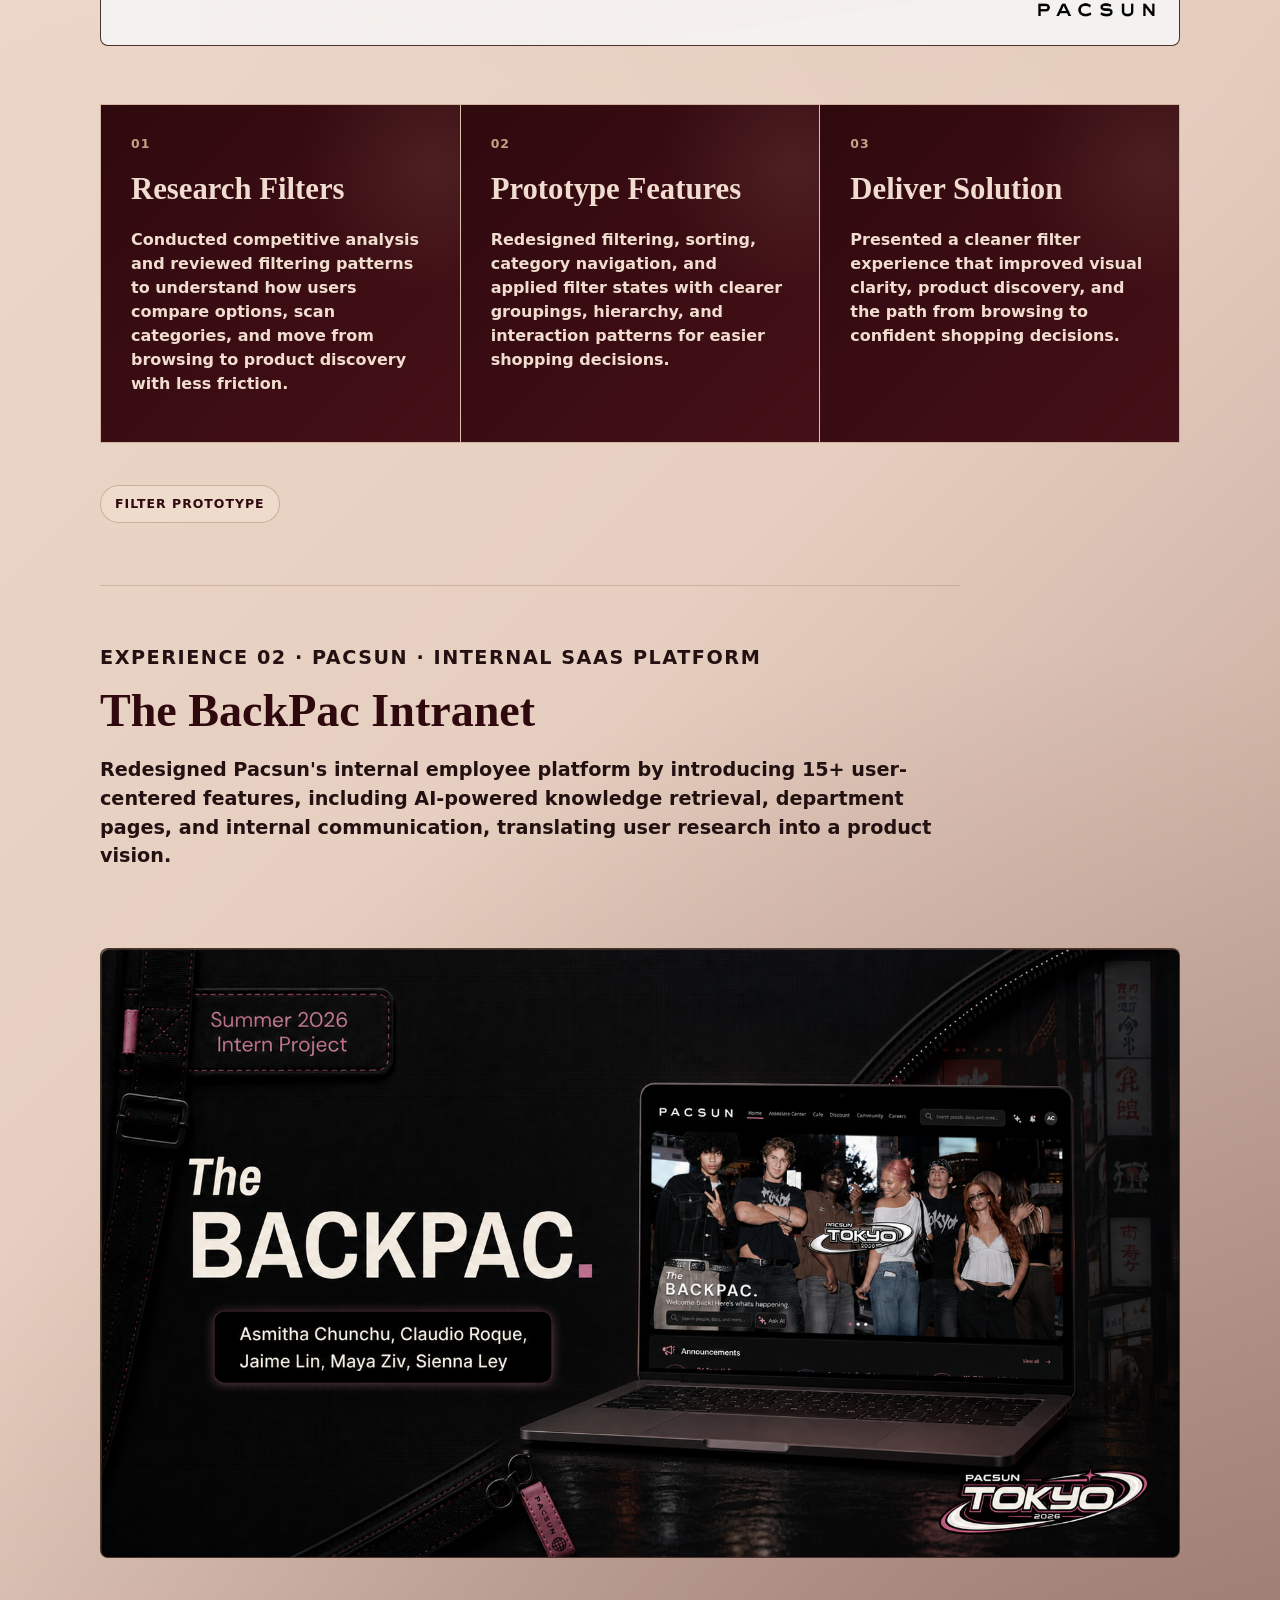
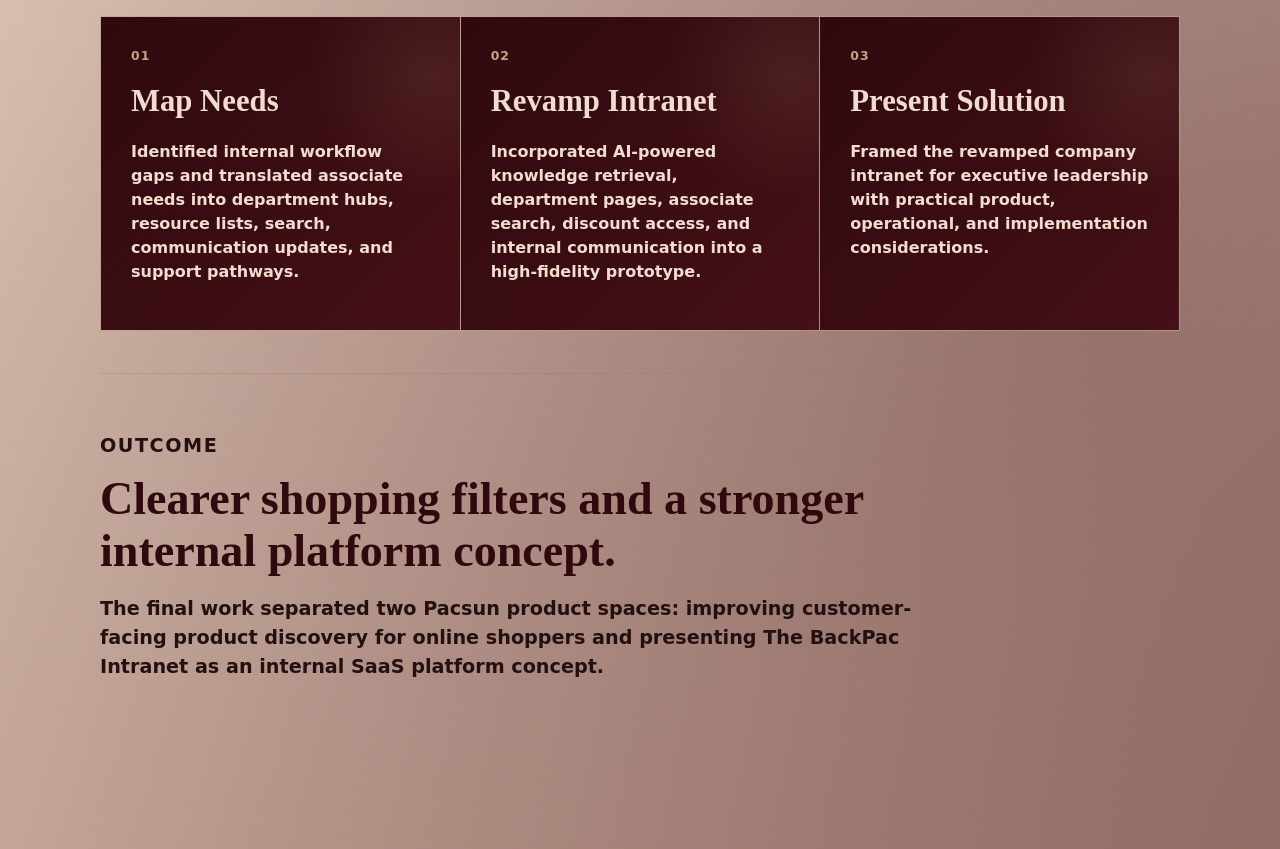
<file: pacsun.html>
<!doctype html>
<html lang="en">
  <head>
    <meta charset="utf-8">
    <meta name="viewport" content="width=device-width, initial-scale=1">
    <title>Pacsun Digital Product Design | Asmitha Chunchu</title>
    <meta name="description" content="Pacsun digital product design work by Asmitha Chunchu, including Keep it Filtered and The BackPac Intranet revamp.">
    <link rel="stylesheet" href="styles.css">
  </head>
  <body class="case-study-page">
    <header class="site-header" aria-label="Primary navigation">
      <a class="brand" href="index.html">Asmitha Chunchu</a>
      <nav>
        <a href="index.html">Homepage</a>
        <a href="experiences.html">Experiences</a>
        <a class="active" href="gallery.html">Design Work</a>
      </nav>
    </header>

    <main class="page-shell case-study-shell">
      <button class="back-link" type="button" aria-label="Go back" onclick="if (history.length > 1) { history.back(); } else { window.location.href = 'gallery.html'; }">←</button>

      <section class="case-hero">
        <div>
          <p class="eyebrow">Pacsun</p>
          <h1>Keep it Filtered + The BackPac Intranet</h1>
          <p>
            Two Pacsun digital product design experiences spanning e-commerce site optimization and an internal SaaS
            platform concept.
          </p>
        </div>
        <aside class="case-meta" aria-label="Project summary">
          <p><strong>Role</strong>Digital Product Design Intern</p>
          <p><strong>Timeline</strong>June 2026 - August 2026</p>
          <p><strong>Focus Areas</strong>E-commerce UX, internal SaaS platform</p>
          <p><strong>Tools</strong>Figma, competitive analysis, A/B testing</p>
        </aside>
      </section>

      <section class="case-section" id="keep-it-filtered">
        <p class="eyebrow">Experience 01 · Pacsun · E-commerce UX</p>
        <h2>Keep it Filtered</h2>
        <p>
          Redesigned 5+ key product discovery workflows, including filtering, sorting, category navigation, and
          applied filter management, improving usability and product discoverability through user-centered design.
        </p>
      </section>

      <section class="case-feature pacsun-case-feature" aria-hidden="true">
        <img src="assets/project-screens/keep-it-filtered-clean.png" alt="">
      </section>

      <section class="process-grid">
        <article>
          <p class="date">01</p>
          <h3>Research Filters</h3>
          <p>
            Conducted competitive analysis and reviewed filtering patterns to understand how users compare options,
            scan categories, and move from browsing to product discovery with less friction.
          </p>
        </article>
        <article>
          <p class="date">02</p>
          <h3>Prototype Features</h3>
          <p>
            Redesigned filtering, sorting, category navigation, and applied filter states with clearer groupings,
            hierarchy, and interaction patterns for easier shopping decisions.
          </p>
        </article>
        <article>
          <p class="date">03</p>
          <h3>Deliver Solution</h3>
          <p>
            Presented a cleaner filter experience that improved visual clarity, product discovery, and the path from
            browsing to confident shopping decisions.
          </p>
        </article>
      </section>

      <div class="case-link-grid" aria-label="Keep it Filtered project links">
        <a class="case-link" href="https://www.figma.com/design/orFgTgyk6o02hPGS0jgD4p/Filters?node-id=0-1&amp;t=oNfPqIvLM6I5c5JO-1" target="_blank" rel="noreferrer">Filter Prototype</a>
      </div>

      <section class="case-section" id="backpac-intranet">
        <p class="eyebrow">Experience 02 · Pacsun · Internal SaaS Platform</p>
        <h2>The BackPac Intranet</h2>
        <p>
          Redesigned Pacsun's internal employee platform by introducing 15+ user-centered features, including
          AI-powered knowledge retrieval, department pages, and internal communication, translating user research into
          a product vision.
        </p>
      </section>

      <section class="case-feature pacsun-case-feature" aria-hidden="true">
        <img src="assets/project-screens/backpac-intranet-laptop.png" alt="">
      </section>

      <section class="process-grid">
        <article>
          <p class="date">01</p>
          <h3>Map Needs</h3>
          <p>
            Identified internal workflow gaps and translated associate needs into department hubs, resource lists,
            search, communication updates, and support pathways.
          </p>
        </article>
        <article>
          <p class="date">02</p>
          <h3>Revamp Intranet</h3>
          <p>
            Incorporated AI-powered knowledge retrieval, department pages, associate search, discount access, and
            internal communication into a high-fidelity prototype.
          </p>
        </article>
        <article>
          <p class="date">03</p>
          <h3>Present Solution</h3>
          <p>
            Framed the revamped company intranet for executive leadership with practical product, operational, and
            implementation considerations.
          </p>
        </article>
      </section>

      <section class="case-section">
        <p class="eyebrow">Outcome</p>
        <h2>Clearer shopping filters and a stronger internal platform concept.</h2>
        <p>
          The final work separated two Pacsun product spaces: improving customer-facing product discovery for online
          shoppers and presenting The BackPac Intranet as an internal SaaS platform concept.
        </p>
      </section>
    </main>
  </body>
</html>
</file>
<file: styles.css>
:root {
  --ink: #231112;
  --muted: #65494b;
  --paper: #e6cfc0;
  --panel: #f0ddcf;
  --folder: #caaea5;
  --line: #8f6d58;
  --tab-one: #f0ddcf;
  --tab-two: #8f5153;
  --tab-three: #4a141a;
  --cherry: #2f090e;
  --gold: #9f785e;
  --gold-soft: #c2a186;
  --display: Didot, "Bodoni 72 Display", "Bodoni 72", "Bodoni 72 Oldstyle", Georgia, ui-serif, serif;
  --sage: #75615b;
  --blue: #a08d87;
  --coral: #7b2b30;
  --pink: #a36b68;
  --tape: rgba(63, 16, 23, 0.28);
  --cream: #f0ddcf;
  --espresso: #231112;
  --taupe: #8f6d58;
}

* {
  box-sizing: border-box;
}

html {
  min-height: 100%;
}

body {
  min-height: 100vh;
  margin: 0;
  background:
    radial-gradient(circle at 16% 10%, rgba(243, 228, 216, 0.72), transparent 32%),
    radial-gradient(circle at 84% 18%, rgba(159, 120, 94, 0.12), transparent 30%),
    radial-gradient(circle at 86% 78%, rgba(63, 16, 23, 0.13), transparent 34%),
    linear-gradient(90deg, rgba(35, 17, 18, 0.018) 1px, transparent 1px),
    linear-gradient(0deg, rgba(35, 17, 18, 0.014) 1px, transparent 1px),
    linear-gradient(135deg, #f2dfd0 0%, #e6cfc0 50%, #cdb2a2 100%);
  background-size: auto, auto, auto, 56px 56px, 56px 56px, auto;
  color: var(--ink);
  font-family: Inter, ui-sans-serif, system-ui, -apple-system, BlinkMacSystemFont, "Segoe UI", sans-serif;
  font-weight: 520;
  line-height: 1.5;
}

body.experiences-page {
  background:
    radial-gradient(circle at 14% 14%, rgba(243, 228, 216, 0.78), transparent 30%),
    radial-gradient(circle at 82% 20%, rgba(159, 120, 94, 0.12), transparent 30%),
    radial-gradient(circle at 78% 82%, rgba(47, 9, 14, 0.24), transparent 34%),
    linear-gradient(120deg, rgba(246, 234, 223, 0.88), rgba(230, 207, 192, 0.92) 44%, rgba(47, 9, 14, 0.16)),
    linear-gradient(90deg, rgba(35, 17, 18, 0.018) 1px, transparent 1px),
    linear-gradient(0deg, rgba(35, 17, 18, 0.014) 1px, transparent 1px),
    #e6cfc0;
  background-size: auto, auto, auto, auto, 56px 56px, 56px 56px, auto;
}

body.experiences-page::before {
  position: fixed;
  inset: 0;
  z-index: -1;
  pointer-events: none;
  background:
    linear-gradient(90deg, rgba(238, 231, 220, 0.3), transparent 22%, rgba(142, 122, 119, 0.06) 78%),
    repeating-linear-gradient(0deg, rgba(43, 27, 23, 0.026) 0 1px, transparent 1px 6px);
  mix-blend-mode: multiply;
  content: "";
}

a {
  color: inherit;
  text-decoration: none;
}

.site-header {
  position: fixed;
  z-index: 10;
  top: 0;
  left: 0;
  right: 0;
  display: flex;
  align-items: center;
  justify-content: space-between;
  gap: 24px;
  padding: 22px clamp(22px, 5vw, 72px);
  background: rgba(243, 228, 216, 0.92);
  border-bottom: 1px solid rgba(159, 120, 94, 0.34);
  backdrop-filter: blur(18px);
}

.brand {
  font-family: var(--display);
  font-size: 1rem;
  font-weight: 900;
  letter-spacing: 0.08em;
  text-transform: uppercase;
}

nav {
  display: flex;
  align-items: center;
  justify-content: flex-end;
  gap: 10px;
  color: var(--ink);
  font-family: Inter, ui-sans-serif, system-ui, -apple-system, BlinkMacSystemFont, "Segoe UI", sans-serif;
  font-size: 0.8rem;
  font-weight: 660;
  letter-spacing: 0.04em;
  text-transform: uppercase;
}

nav a {
  position: relative;
  min-height: 34px;
  display: inline-flex;
  align-items: center;
  padding: 8px 17px;
  border: 1px solid rgba(159, 120, 94, 0.36);
  border-radius: 4px;
  background: rgba(243, 228, 216, 0.72);
  white-space: nowrap;
}

nav a[href="index.html"] {
  background: rgba(243, 228, 216, 0.82);
}

nav a[href="experiences.html"] {
  background: rgba(159, 120, 94, 0.26);
  color: #2f090e;
}

nav a[href="gallery.html"] {
  background: rgba(63, 16, 23, 0.95);
  border-color: rgba(194, 161, 134, 0.46);
}

nav a[href="gallery.html"] {
  color: var(--cream);
}

nav a::after {
  display: none;
}

nav a:hover,
nav a.active {
  transform: translateY(-1px);
  filter: brightness(1.06);
}

.home-shell {
  width: 100%;
  margin: 0 auto;
  padding: 74px 0 72px;
}

.home-intro {
  position: relative;
  display: grid;
  grid-template-columns: minmax(0, 1.18fr) minmax(280px, 0.72fr);
  align-items: center;
  justify-content: center;
  gap: clamp(14px, 2vw, 28px);
  min-height: clamp(500px, calc(72vh - 58px), 640px);
  padding: clamp(42px, 5vw, 66px) clamp(24px, 6vw, 82px) clamp(38px, 5vw, 62px);
  isolation: isolate;
  overflow: hidden;
}

.home-intro::after {
  position: absolute;
  z-index: 2;
  left: clamp(24px, 7vw, 96px);
  right: clamp(24px, 7vw, 96px);
  top: clamp(26px, 4vw, 52px);
  bottom: clamp(22px, 4vw, 48px);
  height: auto;
  border-top: 1px solid rgba(154, 109, 101, 0.2);
  border-bottom: 1px solid rgba(154, 109, 101, 0.2);
  background: transparent;
  content: "";
}

.home-intro::before {
  position: absolute;
  z-index: 1;
  right: clamp(18px, 6vw, 96px);
  bottom: clamp(52px, 8vw, 108px);
  width: clamp(260px, 32vw, 470px);
  aspect-ratio: 1;
  border-radius: 52% 48% 48% 52%;
  background:
    radial-gradient(circle at 35% 28%, rgba(241, 234, 220, 0.62), transparent 28%),
    rgba(169, 111, 80, 0.18);
  content: "";
}

.intro-copy {
  position: relative;
  z-index: 4;
  grid-column: auto;
  max-width: 760px;
  min-width: 0;
  align-self: center;
  display: grid;
  align-content: start;
  padding: 0;
  border: 0;
  background: transparent;
  box-shadow: none;
  backdrop-filter: none;
}

.hero-kicker {
  margin: 0 0 16px;
  color: #8a685e;
  font-size: 0.72rem;
  font-weight: 850;
  letter-spacing: 0.18em;
  text-transform: uppercase;
}

.intro-copy h1 {
  margin: 0;
  font-family: var(--display);
  font-size: clamp(3.65rem, 6.8vw, 7.75rem);
  font-weight: 620;
  line-height: 0.84;
  letter-spacing: 0;
  text-transform: uppercase;
  color: var(--cherry);
  white-space: normal;
  text-wrap: balance;
}

.title-line {
  width: fit-content;
  margin: 14px 0 0;
  padding: 8px 0;
  color: #8a685e;
  font-family: Inter, ui-sans-serif, system-ui, -apple-system, BlinkMacSystemFont, "Segoe UI", sans-serif;
  font-size: clamp(1rem, 1.6vw, 1.32rem);
  font-weight: 760;
  letter-spacing: 0.18em;
  text-transform: uppercase;
}

.intro-about {
  display: grid;
  grid-template-columns: repeat(2, minmax(220px, 1fr));
  gap: clamp(14px, 2vw, 26px);
  max-width: none;
  margin: clamp(20px, 3vw, 34px) 0 0;
  padding: clamp(18px, 2.4vw, 26px) clamp(22px, 3vw, 34px);
  border: 1px solid rgba(248, 243, 238, 0.28);
  border-radius: 0 80px 0 0;
  background:
    linear-gradient(135deg, rgba(154, 109, 101, 0.9), rgba(154, 128, 122, 0.42)),
    rgba(154, 109, 101, 0.82);
  color: var(--cream);
  box-shadow: 13px 16px 30px rgba(42, 35, 24, 0.16);
}

.intro-about p {
  margin: 0;
  color: rgba(248, 243, 238, 0.94);
  font-size: clamp(0.92rem, 1.08vw, 1rem);
  font-weight: 620;
  overflow-wrap: normal;
  word-break: normal;
}

.headshot-polaroid {
  position: relative;
  z-index: 3;
  grid-column: auto;
  justify-self: center;
  align-self: center;
  width: min(375px, 30vw);
  min-width: 300px;
  margin: 0;
  padding: 0;
  overflow: hidden;
  background: transparent;
  border: 0;
  border-radius: 44% 44% 44% 8px;
  box-shadow: 0 18px 36px rgba(49, 40, 35, 0.16);
  transform: rotate(0deg);
  display: flex;
}

.headshot-polaroid::before {
  display: none;
}

.headshot-polaroid img {
  width: 100%;
  height: 100%;
  min-height: clamp(370px, 46vh, 510px);
  display: block;
  object-fit: cover;
  object-position: 50% 22%;
  border-radius: inherit;
}

.hero-visual-collage {
  position: absolute;
  z-index: 1;
  left: 50%;
  top: 0;
  bottom: 0;
  width: 100vw;
  transform: translateX(-50%);
  pointer-events: none;
  overflow: hidden;
  background:
    linear-gradient(90deg, rgba(241, 234, 220, 0.58) 0 49%, rgba(169, 111, 80, 0.08) 49% 51%, transparent 51%),
    radial-gradient(ellipse at 16% 92%, rgba(154, 128, 122, 0.14) 0 17%, transparent 45%),
    radial-gradient(ellipse at 88% 24%, rgba(241, 234, 220, 0.5) 0 18%, transparent 44%),
    radial-gradient(ellipse at 80% 82%, rgba(185, 144, 127, 0.2) 0 16%, transparent 43%),
    linear-gradient(180deg, rgba(241, 234, 220, 0.34), transparent 42%),
    linear-gradient(135deg, #ddd3c0 0%, #c9b89c 52%, #b8ad94 100%);
  filter: none;
  opacity: 1;
}

.hero-visual-collage::before {
  position: absolute;
  left: 7%;
  right: 7%;
  top: 11%;
  bottom: 12%;
  border: 1px solid rgba(154, 109, 101, 0.16);
  border-radius: 0;
  background:
    radial-gradient(circle at 14% 22%, rgba(169, 111, 80, 0.16) 0 2px, transparent 3px) 0 0 / 42px 42px,
    linear-gradient(115deg, transparent 0 48%, rgba(154, 109, 101, 0.08) 48.2% 48.55%, transparent 48.75%);
  opacity: 0.62;
  content: "";
}

.hero-visual-collage::after {
  position: absolute;
  inset: 0;
  background:
    radial-gradient(circle at 50% 50%, transparent 0 42%, rgba(43, 38, 27, 0.05) 100%),
    linear-gradient(90deg, rgba(154, 128, 122, 0.07), transparent 22%, transparent 78%, rgba(200, 164, 173, 0.16));
  content: "";
}

.collage-cut {
  position: absolute;
  z-index: 2;
  display: none;
  background-repeat: no-repeat;
  filter: sepia(0.18) saturate(0.9) contrast(0.94);
  mix-blend-mode: soft-light;
  pointer-events: none;
  transform: rotate(var(--r, 0deg)) scale(var(--s, 1));
  transform-origin: center;
}

.cut-ribbon,
.cut-swan,
.cut-wax,
.cut-orchid,
.cut-button,
.cut-hibiscus,
.cut-clip,
.cut-kiss {
  background-image: url("assets/vintage-cream-elements.png");
  background-size: 960px auto;
}

.cut-bow,
.cut-lips,
.cut-pomegranate,
.cut-cherries,
.cut-phone,
.cut-camera,
.cut-heart,
.cut-dice,
.cut-film,
.cut-star,
.cut-record,
.cut-lipstick {
  background-image: url("assets/vintage-red-elements.png");
  background-size: 980px auto;
}

.cut-ribbon {
  left: -1vw;
  top: -4%;
  width: 240px;
  height: 335px;
  background-position: -18px -8px;
  opacity: 0.3;
  --s: 1.12;
  --r: -12deg;
}

.cut-swan {
  left: 27vw;
  top: 3%;
  width: 235px;
  height: 150px;
  background-position: -255px -28px;
  opacity: 0.2;
  --s: 1.08;
  --r: 5deg;
}

.cut-wax {
  right: 16vw;
  top: -1%;
  width: 170px;
  height: 175px;
  background-position: -702px -34px;
  opacity: 0.32;
  --s: 1.1;
  --r: 8deg;
}

.cut-orchid {
  right: -1vw;
  top: 14%;
  width: 310px;
  height: 292px;
  background-position: -514px -266px;
  opacity: 0.4;
  --s: 1.08;
  --r: -7deg;
}

.cut-button {
  left: 5vw;
  bottom: 16%;
  width: 160px;
  height: 160px;
  background-position: -45px -546px;
  opacity: 0.46;
  --s: 1.12;
  --r: 10deg;
}

.cut-hibiscus {
  left: 32vw;
  bottom: -1%;
  width: 250px;
  height: 200px;
  background-position: -338px -538px;
  opacity: 0.38;
  --s: 1.1;
  --r: -8deg;
}

.cut-clip {
  right: 32vw;
  bottom: 3%;
  width: 158px;
  height: 190px;
  background-position: -480px -750px;
  opacity: 0.28;
  --s: 1.12;
  --r: 9deg;
}

.cut-kiss {
  right: 7vw;
  bottom: 6%;
  width: 220px;
  height: 150px;
  background-position: -664px -868px;
  opacity: 0.32;
  --s: 1.08;
  --r: -5deg;
}

.cut-bow {
  left: 12vw;
  top: 10%;
  width: 270px;
  height: 135px;
  background-position: -120px -176px;
  opacity: 0.5;
  --s: 1.08;
  --r: -9deg;
}

.cut-lips {
  left: 43vw;
  top: 4%;
  width: 180px;
  height: 116px;
  background-position: -396px -20px;
  opacity: 0.4;
  --s: 1.06;
  --r: 7deg;
}

.cut-pomegranate {
  right: 2vw;
  top: 2%;
  width: 170px;
  height: 145px;
  background-position: -718px -22px;
  opacity: 0.38;
  --s: 1.08;
  --r: 5deg;
}

.cut-cherries {
  left: 54vw;
  bottom: 7%;
  width: 156px;
  height: 140px;
  background-position: -355px -745px;
  opacity: 0.33;
  --s: 1.1;
  --r: -3deg;
}

.cut-phone {
  right: 19vw;
  bottom: 4%;
  width: 225px;
  height: 175px;
  background-position: -376px -1328px;
  opacity: 0.44;
  --s: 1.12;
  --r: 7deg;
}

.cut-camera {
  right: 3vw;
  bottom: 25%;
  width: 170px;
  height: 110px;
  background-position: -685px -1018px;
  opacity: 0.38;
  --s: 1.08;
  --r: -8deg;
}

.cut-heart {
  left: 1vw;
  top: 31%;
  width: 180px;
  height: 180px;
  background-position: -20px -22px;
  opacity: 0.45;
  --s: 1.12;
  --r: -6deg;
}

.cut-dice {
  left: 10vw;
  bottom: 8%;
  width: 170px;
  height: 170px;
  background-position: -384px -590px;
  opacity: 0.42;
  --s: 1.12;
  --r: 13deg;
}

.cut-film {
  left: -1vw;
  bottom: -2%;
  width: 245px;
  height: 220px;
  background-position: -6px -858px;
  opacity: 0.38;
  --s: 1.08;
  --r: -3deg;
}

.cut-star {
  right: 39vw;
  top: 29%;
  width: 150px;
  height: 130px;
  background-position: -442px -701px;
  opacity: 0.4;
  --s: 1.08;
  --r: 12deg;
}

.cut-record {
  right: 0;
  bottom: -3%;
  width: 205px;
  height: 205px;
  background-position: -690px -1336px;
  opacity: 0.27;
  --s: 1.08;
  --r: -8deg;
}

.cut-lipstick {
  left: 21vw;
  bottom: 23%;
  width: 158px;
  height: 250px;
  background-position: -4px -304px;
  opacity: 0.28;
  --s: 1.08;
  --r: 5deg;
}

.cut-bow-two {
  left: 58vw;
  top: 38%;
  opacity: 0.28;
  --s: 0.82;
  --r: 11deg;
}

.cut-orchid-two {
  left: 18vw;
  bottom: -2%;
  top: auto;
  right: auto;
  opacity: 0.24;
  --s: 0.86;
  --r: 8deg;
}

.cut-lips-two {
  left: 3vw;
  top: 54%;
  opacity: 0.28;
  --s: 0.94;
  --r: -12deg;
}

.cut-button-two {
  right: 10vw;
  left: auto;
  bottom: 10%;
  opacity: 0.29;
  --s: 0.9;
  --r: -7deg;
}

.cut-cherries-two {
  left: 70vw;
  top: 18%;
  opacity: 0.44;
  --s: 0.9;
  --r: 13deg;
}

.cut-wax-two {
  left: 45vw;
  top: 38%;
  right: auto;
  opacity: 0.4;
  --s: 0.88;
  --r: -11deg;
}

.home-cards,
.home-links,
.home-contact {
  width: min(1160px, calc(100% - 44px));
  margin-left: auto;
  margin-right: auto;
}

.home-links,
.home-contact {
  margin-top: 0;
}

.home-about {
  display: grid;
  grid-template-columns: minmax(260px, 0.82fr) minmax(320px, 1fr);
  gap: clamp(28px, 6vw, 78px);
  padding: clamp(34px, 5vw, 58px) 0;
  border-top: 1px solid rgba(58, 54, 39, 0.28);
  border-bottom: 1px solid rgba(58, 54, 39, 0.28);
}

.home-about h2 {
  font-family: var(--display);
  font-size: clamp(1.9rem, 3.5vw, 3.15rem);
  font-weight: 620;
  line-height: 1.04;
  color: var(--cherry);
}

.home-cards {
  position: relative;
  display: grid;
  grid-template-columns: repeat(3, minmax(0, 1fr));
  gap: clamp(16px, 2vw, 24px);
  align-items: stretch;
  margin-top: -2px;
  padding: clamp(34px, 5vw, 56px) 0 clamp(34px, 5vw, 58px);
  background:
    radial-gradient(circle at 18% 18%, rgba(241, 234, 220, 0.7), transparent 28%),
    radial-gradient(circle at 82% 74%, rgba(154, 128, 122, 0.12), transparent 30%),
    linear-gradient(135deg, rgba(241, 234, 220, 0.8), rgba(199, 179, 151, 0.56) 56%, rgba(166, 172, 145, 0.52));
  box-shadow: 0 0 0 100vmax rgba(212, 201, 181, 0.72);
  clip-path: inset(0 -100vmax);
}

.home-cards::before {
  position: absolute;
  z-index: 0;
  left: 50%;
  bottom: clamp(-8px, 1vw, 12px);
  color: rgba(154, 109, 101, 0.08);
  content: "focus";
  font-family: var(--display);
  font-size: clamp(8rem, 18vw, 17rem);
  font-weight: 620;
  line-height: 0.72;
  pointer-events: none;
  transform: translateX(-50%);
}

.band-heading {
  grid-column: 1 / -1;
  position: relative;
  z-index: 1;
  display: grid;
  grid-template-columns: 1fr auto 1fr;
  gap: 18px;
  align-items: center;
  color: var(--cherry);
  margin-bottom: 0;
}

.band-heading span {
  height: 1px;
  background: rgba(154, 109, 101, 0.2);
}

.band-heading p {
  margin: 0;
  font-family: var(--display);
  font-size: clamp(1.1rem, 2vw, 1.7rem);
  font-weight: 400;
  letter-spacing: 0.18em;
  text-transform: uppercase;
}

.folder-card {
  position: relative;
  z-index: 1;
  min-height: 245px;
  display: grid;
  align-content: start;
  padding: clamp(22px, 2.6vw, 30px);
  border: 0;
  border-top: 1px solid rgba(154, 109, 101, 0.24);
  border-radius: 0;
  background: rgba(241, 234, 220, 0.46);
  color: var(--ink);
  box-shadow: none;
  overflow: hidden;
  backdrop-filter: blur(3px);
}

.folder-card:nth-child(2) {
  grid-column: auto;
  min-height: 245px;
}

.folder-card:nth-child(3) {
  grid-column: auto;
  align-self: stretch;
}

.folder-card:nth-child(4) {
  grid-column: auto;
  align-self: stretch;
}

.has-card-media {
  padding-right: 26px;
}

.card-object {
  display: none;
}

.card-object-note {
  aspect-ratio: 0.88;
  background:
    linear-gradient(90deg, rgba(43, 27, 23, 0.08) 1px, transparent 1px) 0 18px / 100% 16px,
    var(--panel);
  transform: rotate(-5deg);
}

.card-object-note::before {
  position: absolute;
  inset: 12px auto auto -18px;
  width: 62px;
  height: 88px;
  background: #a86542;
  z-index: -1;
  transform: rotate(-12deg);
  content: "";
}

.card-object-tv {
  width: clamp(82px, 9vw, 118px);
  aspect-ratio: 1.15;
  border-radius: 12px;
  background:
    radial-gradient(ellipse at 42% 50%, #efe1d1 0 39%, #1f1714 40% 52%, transparent 53%),
    linear-gradient(90deg, #1d1412 0 72%, #32241f 72% 100%);
  transform: rotate(3deg);
}

.card-object-tv::after {
  position: absolute;
  right: 11px;
  top: 28px;
  width: 12px;
  aspect-ratio: 1;
  border-radius: 50%;
  background: #b6926f;
  box-shadow: 0 22px 0 #b6926f;
  content: "";
}

.card-icon,
.link-icon {
  display: inline-grid;
  place-items: center;
  width: 42px;
  aspect-ratio: 1;
  margin-bottom: 18px;
  border: 1px solid rgba(63, 74, 52, 0.38);
  border-radius: 50%;
  background: rgba(63, 74, 52, 0.08);
  color: var(--cherry);
  font-family: var(--display);
  font-size: 1.15rem;
  font-weight: 700;
  line-height: 1;
}

.folder-card .card-icon {
  display: none;
}

.folder-card:nth-child(3) .card-icon {
  border-color: rgba(63, 74, 52, 0.38);
  background: rgba(63, 74, 52, 0.08);
  color: var(--cherry);
}

.folder-card::before {
  display: none;
}

.folder-card:nth-child(2),
.folder-card:nth-child(4) {
  background: rgba(241, 234, 220, 0.48);
  color: var(--ink);
}

.folder-card:nth-child(3) {
  background: rgba(185, 144, 127, 0.3);
  color: var(--ink);
}

.folder-card h2 {
  font-family: var(--display);
  font-size: clamp(1.55rem, 2.2vw, 2.45rem);
  font-weight: 620;
  letter-spacing: 0.02em;
  text-transform: none;
  line-height: 0.98;
  overflow-wrap: normal;
  word-break: normal;
}

.folder-card > p:not(.eyebrow):not(.role) {
  max-width: 100%;
  margin: 18px 0 0;
  color: rgba(37, 35, 24, 0.92);
  font-weight: 630;
  overflow-wrap: normal;
  word-break: normal;
}

.folder-card .eyebrow,
.folder-card .role {
  color: rgba(37, 35, 24, 0.86);
  font-weight: 780;
}

.folder-card:nth-child(2) > p:not(.eyebrow):not(.role),
.folder-card:nth-child(2) .eyebrow,
.folder-card:nth-child(2) .role {
  color: rgba(37, 35, 24, 0.92);
}

.folder-card:nth-child(4) > p:not(.eyebrow):not(.role),
.folder-card:nth-child(4) .eyebrow,
.folder-card:nth-child(4) .role {
  color: rgba(37, 35, 24, 0.92);
}

.folder-card:nth-child(2) .card-icon {
  border-color: rgba(45, 29, 24, 0.26);
  background: rgba(243, 234, 218, 0.28);
  color: var(--cherry);
}

.folder-card:nth-child(3) > p:not(.eyebrow):not(.role),
.folder-card:nth-child(3) .eyebrow,
.folder-card:nth-child(3) .role {
  color: rgba(37, 29, 19, 0.96);
}

.folder-card:nth-child(3) h2 {
  color: #2b2419;
}

.mini-skill-list {
  display: flex;
  flex-wrap: wrap;
  gap: 8px 12px;
  margin-top: 16px;
}

.mini-skill-list span {
  padding: 7px 0;
  border: 0;
  border-bottom: 1px solid rgba(154, 109, 101, 0.2);
  border-radius: 0;
  background: transparent;
  color: var(--ink);
  font-size: 0.86rem;
  font-weight: 820;
  white-space: normal;
}

.home-links {
  display: grid;
  grid-template-columns: minmax(260px, 1fr);
  justify-content: stretch;
  gap: clamp(20px, 4vw, 68px);
  border: 0;
  border-radius: 0;
  overflow: visible;
  position: relative;
  padding: clamp(18px, 3vw, 32px) 0 clamp(24px, 4vw, 40px);
}

.home-links::before {
  display: none;
}

.home-links a {
  display: grid;
  grid-template-columns: auto minmax(150px, 0.28fr) minmax(0, 1fr);
  align-items: center;
  gap: clamp(14px, 3vw, 48px);
  min-height: 76px;
  padding: 18px 0;
  border: 0;
  border-top: 1px solid rgba(154, 109, 101, 0.22);
  border-bottom: 1px solid rgba(154, 109, 101, 0.22);
  border-radius: 0;
  background: transparent;
}

.home-links .link-icon {
  margin-bottom: 0;
}

.home-links a:first-child {
  border-radius: 0;
}

.home-links a:last-child {
  border-left: 0;
  border-radius: 0;
}

.home-links a:hover {
  transform: translateY(-2px);
}

.home-links span {
  font-family: Inter, ui-sans-serif, system-ui, -apple-system, BlinkMacSystemFont, "Segoe UI", sans-serif;
  font-size: 0.8rem;
  font-weight: 860;
  letter-spacing: 0.08em;
  text-transform: uppercase;
  color: var(--cherry);
}

.home-links strong {
  max-width: 100%;
  font-family: var(--display);
  font-size: clamp(1.35rem, 2vw, 1.8rem);
  font-weight: 660;
  letter-spacing: 0.03em;
  line-height: 1.1;
  text-wrap: balance;
}

.home-contact {
  display: grid;
  grid-template-columns: minmax(240px, 0.75fr) minmax(320px, 1fr);
  gap: clamp(24px, 6vw, 72px);
  padding: clamp(28px, 4vw, 48px) 0;
  border-top: 0;
  background: #6c735c;
  box-shadow: 0 0 0 100vmax #6c735c;
  clip-path: inset(0 -100vmax);
  color: var(--cream);
}

.home-contact h2 {
  font-family: var(--display);
  font-size: clamp(2rem, 4vw, 3.4rem);
  font-weight: 600;
  letter-spacing: 0.06em;
  text-transform: uppercase;
}

.contact-list {
  display: grid;
  gap: 12px;
  align-content: center;
}

.contact-list a {
  display: flex;
  align-items: center;
  gap: 12px;
  padding: 14px 0;
  border-bottom: 1px solid rgba(243, 234, 218, 0.24);
  color: var(--cream);
  font-weight: 820;
}

.contact-list span {
  display: inline-grid;
  place-items: center;
  width: 30px;
  aspect-ratio: 1;
  border: 1px solid rgba(243, 234, 218, 0.38);
  border-radius: 50%;
  color: var(--cream);
  font-size: 0.8rem;
  font-weight: 700;
  flex: 0 0 auto;
}

.contact-list a:hover {
  color: #d8c7b7;
}

.earth-home {
  width: 100%;
  padding-top: 78px;
  overflow: hidden;
}

.earth-poster {
  position: relative;
  display: grid;
  grid-template-columns: minmax(0, 0.78fr) minmax(270px, 0.38fr);
  grid-template-rows: auto minmax(190px, auto);
  gap: clamp(18px, 3vw, 38px);
  min-height: clamp(590px, calc(88vh - 78px), 760px);
  padding: clamp(34px, 5vw, 70px) clamp(22px, 6vw, 86px);
  background:
    radial-gradient(circle at 10% 18%, rgba(241, 234, 220, 0.82), transparent 27%),
    radial-gradient(circle at 82% 16%, rgba(154, 109, 101, 0.24), transparent 30%),
    radial-gradient(circle at 70% 82%, rgba(154, 128, 122, 0.16), transparent 30%),
    linear-gradient(135deg, #e1d7c9 0%, #cdb4aa 54%, #b8ad94 100%);
  isolation: isolate;
}

.earth-poster::before {
  position: absolute;
  inset: clamp(22px, 4vw, 48px) clamp(22px, 6vw, 86px);
  z-index: 0;
  border-top: 1px solid rgba(154, 109, 101, 0.24);
  border-bottom: 1px solid rgba(154, 128, 122, 0.2);
  background:
    radial-gradient(circle at 18% 20%, rgba(154, 109, 101, 0.16) 0 2px, transparent 3px) 0 0 / 42px 42px,
    linear-gradient(112deg, transparent 0 62%, rgba(154, 128, 122, 0.08) 62.1% 62.35%, transparent 62.55%);
  content: "";
  pointer-events: none;
}

.earth-poster::after {
  position: absolute;
  z-index: 0;
  right: clamp(-32px, -2vw, -16px);
  bottom: clamp(44px, 7vw, 88px);
  width: clamp(210px, 28vw, 390px);
  aspect-ratio: 1;
  border-radius: 48% 52% 45% 55%;
  background: rgba(154, 109, 101, 0.18);
  content: "";
}

.poster-meta,
.poster-title,
.poster-portrait,
.poster-about {
  position: relative;
  z-index: 1;
  min-width: 0;
}

.poster-meta {
  grid-column: 1 / -1;
  display: flex;
  flex-wrap: wrap;
  justify-content: space-between;
  gap: 10px 24px;
  color: #6b604c;
  font-size: 0.72rem;
  font-weight: 850;
  letter-spacing: 0.16em;
  text-transform: uppercase;
}

.poster-title {
  align-self: end;
  min-width: 0;
}

.poster-title h1 {
  margin: 0;
  color: #6c735c;
  font-family: var(--display);
  font-size: clamp(4.4rem, 9.2vw, 10rem);
  font-weight: 620;
  letter-spacing: 0;
  line-height: 0.78;
  text-transform: uppercase;
  text-wrap: balance;
}

.poster-title .title-line {
  margin-top: clamp(14px, 2vw, 22px);
  color: #6d7658;
}

.poster-portrait {
  grid-column: 2;
  grid-row: 2 / 4;
  align-self: center;
  justify-self: center;
  width: min(360px, 30vw);
  min-width: 270px;
  margin: 0;
  overflow: hidden;
  border-radius: 48% 48% 8px 8px;
  box-shadow: 0 22px 44px rgba(42, 35, 24, 0.18);
}

.poster-portrait img {
  display: block;
  width: 100%;
  height: clamp(420px, 56vh, 610px);
  object-fit: cover;
  object-position: 50% 20%;
}

.poster-about {
  grid-column: 1;
  align-self: end;
  display: grid;
  grid-template-columns: repeat(2, minmax(0, 1fr));
  gap: clamp(14px, 2.4vw, 30px);
  max-width: 820px;
  padding: clamp(18px, 2.6vw, 28px);
  background: rgba(141, 98, 89, 0.9);
  color: var(--cream);
}

.poster-about p {
  margin: 0;
  color: rgba(241, 234, 220, 0.94);
  font-size: clamp(0.94rem, 1.08vw, 1.02rem);
  font-weight: 620;
  overflow-wrap: break-word;
}

.earth-dossier {
  display: grid;
  grid-template-columns: 1.05fr 0.95fr;
  gap: 1px;
  width: min(1160px, calc(100% - 44px));
  margin: 0 auto;
  padding: clamp(28px, 5vw, 56px) 0;
}

.dossier-panel {
  min-width: 0;
  min-height: 210px;
  display: grid;
  align-content: start;
  gap: 12px;
  padding: clamp(22px, 3vw, 34px);
  border-top: 1px solid rgba(154, 109, 101, 0.24);
  background: rgba(241, 234, 220, 0.58);
  color: var(--ink);
}

.dossier-work {
  grid-row: span 2;
  min-height: 360px;
  align-content: end;
  background:
    linear-gradient(135deg, rgba(141, 98, 89, 0.94), rgba(170, 123, 114, 0.82)),
    #6c735c;
  color: var(--cream);
}

.dossier-role {
  background: rgba(199, 179, 151, 0.48);
}

.dossier-focus {
  background: rgba(154, 128, 122, 0.28);
}

.dossier-toolkit {
  grid-column: 1 / -1;
  min-height: 0;
  background: rgba(154, 109, 101, 0.2);
}

.dossier-panel h2 {
  margin: 0;
  font-family: var(--display);
  font-size: clamp(1.7rem, 3vw, 3rem);
  font-weight: 620;
  line-height: 1;
  color: inherit;
  text-wrap: balance;
}

.dossier-panel p {
  margin: 0;
  max-width: 58ch;
  color: rgba(41, 38, 29, 0.92);
  font-weight: 620;
}

.dossier-work p,
.dossier-work span {
  color: rgba(241, 234, 220, 0.9);
}

.dossier-work span {
  margin-top: 12px;
  font-size: 0.78rem;
  font-weight: 850;
  letter-spacing: 0.1em;
  text-transform: uppercase;
}

.dossier-toolkit .mini-skill-list {
  display: grid;
  grid-template-columns: repeat(3, minmax(0, 1fr));
  gap: 10px 18px;
  margin: 0;
}

.earth-contact {
  display: flex;
  flex-wrap: wrap;
  align-items: center;
  justify-content: center;
  gap: 12px clamp(18px, 4vw, 54px);
  padding: clamp(24px, 4vw, 42px) 22px;
  background: #6c735c;
  color: var(--cream);
}

.earth-contact p {
  margin: 0;
  font-family: var(--display);
  font-size: clamp(1.4rem, 2.6vw, 2.6rem);
  font-weight: 620;
}

.earth-contact a {
  font-weight: 780;
  overflow-wrap: anywhere;
}

.royal-home {
  width: 100%;
  padding-top: 62px;
  background:
    radial-gradient(circle at 12% 8%, rgba(243, 228, 216, 0.58), transparent 34%),
    radial-gradient(circle at 86% 20%, rgba(159, 120, 94, 0.12), transparent 30%),
    linear-gradient(180deg, #f2dfd0 0%, #e6cfc0 52%, #cdb2a2 100%);
  color: #231112;
  overflow: hidden;
}

.royal-home h1,
.royal-home h2,
.royal-home p {
  overflow-wrap: break-word;
  word-break: normal;
}

.royal-hero {
  position: relative;
  display: grid;
  grid-template-columns: repeat(12, minmax(0, 1fr));
  grid-template-rows: auto auto minmax(180px, auto);
  column-gap: clamp(14px, 2vw, 28px);
  row-gap: clamp(8px, 1.5vw, 20px);
  min-height: clamp(650px, calc(88vh - 78px), 820px);
  padding: clamp(18px, 2.8vw, 38px) clamp(24px, 5vw, 64px) clamp(30px, 4vw, 52px);
  background:
    linear-gradient(120deg, rgba(63, 16, 23, 0.045) 1px, transparent 1px),
    radial-gradient(circle at 88% 68%, rgba(159, 120, 94, 0.13), transparent 30%),
    radial-gradient(circle at 16% 76%, rgba(243, 228, 216, 0.58), transparent 26%),
    linear-gradient(180deg, rgba(246, 234, 223, 0.98) 0%, rgba(234, 215, 201, 0.94) 58%, rgba(215, 191, 176, 0.84) 100%);
  background-size: 28px 28px, auto, auto, auto;
  isolation: isolate;
}

.royal-hero::before {
  display: none;
}

.royal-hero::after {
  display: none;
}

.royal-topline {
  grid-column: 1 / -1;
  position: relative;
  z-index: 1;
  display: grid;
  grid-template-columns: auto 1fr auto;
  align-items: start;
  gap: 18px;
  color: #745848;
  font-size: 0.72rem;
  font-weight: 760;
  letter-spacing: 0.1em;
  text-transform: uppercase;
}

.royal-topline::before {
  order: 2;
  height: 1px;
  margin-top: 0.55rem;
  background: rgba(159, 120, 94, 0.48);
  content: "";
}

.royal-topline::after {
  position: absolute;
  left: 50%;
  top: 0.07rem;
  z-index: 2;
  padding: 0 8px;
  background: rgba(242, 223, 208, 0.9);
  color: #9f785e;
  font-family: var(--display);
  font-size: 1rem;
  line-height: 1;
  transform: translateX(-50%);
  content: "✦";
}

.royal-topline span:last-child {
  order: 3;
  max-width: 210px;
  text-align: right;
}

.royal-hero > h1 {
  grid-column: 1 / 8;
  grid-row: 2;
  position: relative;
  z-index: 2;
  margin: clamp(20px, 3vw, 44px) 0 0;
  max-width: none;
  color: #2f090e;
  font-family: var(--display);
  font-size: clamp(4.3rem, 8.4vw, 9.2rem);
  font-weight: 620;
  letter-spacing: 0;
  line-height: 0.7;
  text-transform: uppercase;
  transform: translateX(clamp(18px, 2vw, 32px));
  white-space: normal;
}

.royal-hero > h1 span {
  display: block;
  white-space: nowrap;
}

.royal-hero > h1 span + span {
  margin-top: 0.18em;
}

.royal-intro {
  position: relative;
  z-index: 3;
  grid-column: 1 / 7;
  grid-row: 3;
  align-self: end;
  max-width: 620px;
  margin-left: clamp(12px, 2.5vw, 42px);
  padding-top: 0;
  transform: translateX(clamp(18px, 2vw, 32px));
}

.royal-intro::before {
  position: absolute;
  left: 0;
  top: 5.8rem;
  bottom: 3.8rem;
  width: 1px;
  background: linear-gradient(180deg, rgba(159, 120, 94, 0.58), rgba(63, 16, 23, 0.28));
  content: "";
}

.royal-intro .title-line {
  margin: 0 0 22px;
  padding: 0 0 14px;
  color: #8f6d58;
  font-size: clamp(0.95rem, 1.4vw, 1.25rem);
  letter-spacing: 0.22em;
}

.royal-intro p:not(.title-line):not(.signature) {
  max-width: 470px;
  margin: 0 0 18px 28px;
  color: #231112;
  font-size: clamp(0.98rem, 1.3vw, 1.16rem);
  font-weight: 560;
  line-height: 1.45;
}

.royal-quick-notes {
  display: grid;
  grid-template-columns: repeat(2, minmax(0, 1fr));
  gap: 12px;
  margin: 24px 0 0 28px;
}

.royal-quick-notes p {
  min-width: 0;
  margin: 0;
  padding: 14px 16px;
  border: 1px solid rgba(194, 161, 134, 0.5);
  background:
    radial-gradient(circle at 88% 18%, rgba(194, 161, 134, 0.16), transparent 28%),
    linear-gradient(135deg, #2f090e 0%, #451017 100%);
  color: #f0ddcf;
  font-size: 0.82rem;
  font-weight: 700;
  line-height: 1.35;
}

.royal-quick-notes span {
  display: block;
  margin-bottom: 5px;
  color: #c2a186;
  font-size: 0.68rem;
  font-weight: 880;
  letter-spacing: 0.12em;
  text-transform: uppercase;
}

.royal-intro .royal-quick-notes p:not(.title-line):not(.signature),
.royal-intro .royal-quick-notes p:not(.title-line):not(.signature) span {
  color: #f0ddcf;
}

.royal-intro .royal-quick-notes p:not(.title-line):not(.signature) span {
  color: #c2a186;
}

.signature {
  margin: 0;
  color: #8f6d58;
  font-family: "Snell Roundhand", "Brush Script MT", cursive;
  font-size: clamp(2rem, 4vw, 3.3rem);
  font-weight: 400;
  line-height: 1;
}

.royal-portrait {
  position: relative;
  z-index: 4;
  grid-column: 6 / 12;
  grid-row: 2 / 4;
  align-self: center;
  justify-self: end;
  width: min(490px, 36vw);
  min-width: 340px;
  margin: 0;
  overflow: hidden;
  border: 1px solid rgba(194, 161, 134, 0.46);
  border-radius: 50%;
  background:
    radial-gradient(circle at 50% 88%, rgba(255, 246, 238, 0.12), transparent 34%),
    #2f090e;
  transform: translate(18px, 0);
}

.royal-portrait::before {
  position: absolute;
  inset: 10% -10% 0;
  z-index: 0;
  border-radius: 50%;
  background: rgba(63, 16, 23, 0.94);
  content: "";
}

.royal-portrait::after {
  position: absolute;
  right: 8%;
  top: 28%;
  width: 36%;
  height: 48%;
  border-right: 1px solid rgba(241, 234, 220, 0.28);
  border-radius: 50%;
  content: "";
  pointer-events: none;
}

.royal-portrait img {
  position: relative;
  z-index: 1;
  display: block;
  width: 105%;
  aspect-ratio: 1;
  height: auto;
  object-fit: cover;
  object-position: 50% 50%;
  transform: translate(-0.75%, 0.5%);
}

.royal-featured {
  display: grid;
  grid-template-columns: repeat(3, minmax(0, 1fr));
  gap: clamp(16px, 2.5vw, 30px);
  padding: clamp(26px, 4vw, 44px) clamp(24px, 5vw, 64px) clamp(32px, 4.5vw, 52px);
  background:
    radial-gradient(circle at 12% 18%, rgba(194, 161, 134, 0.14), transparent 28%),
    linear-gradient(135deg, #2f090e 0%, #451017 58%, #24070a 100%);
  color: #f0ddcf;
}

.royal-band-title {
  grid-column: 1 / -1;
  display: grid;
  grid-template-columns: 1fr auto 1fr;
  align-items: center;
  gap: 18px;
  color: #c2a186;
}

.royal-band-title span {
  height: 1px;
  background: rgba(194, 161, 134, 0.48);
}

.royal-band-title p {
  position: relative;
  margin: 0;
  font-family: var(--display);
  font-size: clamp(1rem, 1.8vw, 1.55rem);
  letter-spacing: 0.22em;
  text-transform: uppercase;
}

.royal-band-title p::before,
.royal-band-title p::after {
  color: #c2a186;
  font-family: var(--display);
  font-size: 0.78em;
  content: "✦";
}

.royal-band-title p::before {
  margin-right: 12px;
}

.royal-band-title p::after {
  margin-left: 12px;
}

.royal-work-card {
  min-width: 0;
  display: grid;
  gap: 8px;
  color: inherit;
}

.royal-work-card img {
  width: 100%;
  aspect-ratio: 1.8 / 1;
  display: block;
  object-fit: cover;
  border: 1px solid rgba(194, 161, 134, 0.32);
}

.pacsun-work-card {
  overflow: hidden;
}

.pacsun-work-card img {
  object-fit: cover;
  object-position: center;
  background: #f0ddcf;
}

.pacsun-work-card img[src*="backpac-intranet"] {
  border: 0;
}

.pacsun-work-card img[src*="keep-it-filtered"] {
  border: 0;
}

.royal-work-card p,
.royal-work-card h2,
.royal-work-card span {
  margin: 0;
}

.royal-work-card p,
.royal-work-card span {
  color: rgba(194, 161, 134, 0.88);
  font-size: 0.72rem;
  font-weight: 760;
  letter-spacing: 0.1em;
  text-transform: uppercase;
}

.royal-work-card h2 {
  color: #f0ddcf;
  font-family: var(--display);
  font-size: clamp(1.25rem, 2.2vw, 2.05rem);
  font-weight: 560;
  line-height: 1;
}

.royal-details {
  display: grid;
  grid-template-columns: minmax(300px, 0.82fr) minmax(0, 1.18fr);
  gap: clamp(22px, 4vw, 52px);
  align-items: center;
  padding: clamp(28px, 4vw, 46px) clamp(24px, 5vw, 64px);
  background:
    radial-gradient(circle at 94% 12%, rgba(159, 120, 94, 0.12), transparent 28%),
    linear-gradient(180deg, #f2dfd0 0%, #e6cfc0 100%);
}

.royal-details-copy {
  min-width: 0;
}

.royal-kicker {
  margin: 0 0 14px;
  color: #8f6d58;
  font-size: 0.72rem;
  font-weight: 820;
  letter-spacing: 0.18em;
  text-transform: uppercase;
}

.royal-details-copy h2 {
  max-width: 560px;
  margin: 0;
  color: #231112;
  font-family: var(--display);
  font-size: clamp(1.9rem, 3.2vw, 3.45rem);
  font-weight: 580;
  line-height: 1;
}

.royal-strength-grid {
  min-width: 0;
  display: grid;
  grid-template-columns: repeat(3, minmax(0, 1fr));
  gap: 1px;
  border: 1px solid rgba(159, 120, 94, 0.28);
  background: rgba(159, 120, 94, 0.28);
}

.royal-strength-grid article {
  display: grid;
  align-content: start;
  gap: 12px;
  min-height: 178px;
  padding: clamp(18px, 2.5vw, 26px);
  background: rgba(243, 228, 216, 0.76);
}

.royal-strength-grid span {
  display: grid;
  place-items: center;
  width: 42px;
  aspect-ratio: 1;
  border: 1px solid rgba(159, 120, 94, 0.42);
  border-radius: 50%;
  color: #2f090e;
  font-family: var(--display);
  font-size: 0.95rem;
  background: rgba(159, 120, 94, 0.14);
}

.royal-strength-grid h3,
.royal-strength-grid p {
  margin: 0;
}

.royal-strength-grid h3 {
  color: #2f090e;
  font-family: var(--display);
  font-size: clamp(1.35rem, 2.2vw, 2rem);
  font-weight: 620;
  line-height: 1;
}

.royal-strength-grid p {
  color: rgba(35, 17, 18, 0.86);
  font-size: 0.92rem;
  font-weight: 620;
  line-height: 1.48;
}

.royal-toolkit {
  display: grid;
  grid-template-columns: minmax(180px, 0.28fr) minmax(0, 1fr);
  gap: clamp(22px, 4vw, 54px);
  align-items: center;
  padding: 20px clamp(24px, 5vw, 64px);
  border-top: 1px solid rgba(159, 120, 94, 0.32);
  border-bottom: 1px solid rgba(159, 120, 94, 0.32);
  background: #e6cfc0;
  color: #2f090e;
}

.royal-toolkit-title {
  display: grid;
  grid-template-columns: minmax(32px, 1fr) auto;
  gap: 14px;
  align-items: center;
}

.royal-toolkit-title span {
  height: 1px;
  background: rgba(159, 120, 94, 0.42);
}

.royal-toolkit-title p {
  margin: 0;
  font-family: var(--display);
  font-size: clamp(1.35rem, 2.3vw, 2.2rem);
  letter-spacing: 0.14em;
  text-transform: uppercase;
}

.royal-skill-list {
  display: flex;
  flex-wrap: wrap;
  justify-content: flex-start;
  gap: 9px;
  margin-top: 22px;
}

.royal-skill-list p {
  margin: 0;
  padding: 9px 14px;
  border: 1px solid rgba(63, 16, 23, 0.22);
  border-radius: 999px;
  background: rgba(241, 229, 223, 0.74);
  color: #231112;
  font-size: 0.78rem;
  font-weight: 780;
  letter-spacing: 0.08em;
  text-transform: uppercase;
}

.royal-contact {
  display: grid;
  grid-template-columns: minmax(260px, 0.85fr) minmax(320px, 1fr);
  gap: clamp(28px, 5vw, 74px);
  padding: clamp(34px, 5vw, 60px) clamp(24px, 5vw, 64px);
  background: linear-gradient(135deg, #2f090e 0%, #24070a 100%);
  color: #f1e5df;
}

.royal-contact h2 {
  margin: 10px 0 0;
  max-width: 520px;
  color: #f8f1ed;
  font-family: var(--display);
  font-size: clamp(2rem, 4vw, 3.7rem);
  font-weight: 560;
  line-height: 0.98;
}

.royal-contact .contact-list a,
.royal-contact .contact-list span {
  color: #f1e5df;
}

.page-shell {
  width: min(1180px, calc(100% - 44px));
  margin: 0 auto;
  padding: 154px 0 90px;
}

.page-hero {
  max-width: 900px;
  padding-bottom: clamp(46px, 7vw, 88px);
}

.eyebrow,
.date {
  margin: 0 0 12px;
  color: var(--muted);
  font-size: 0.78rem;
  font-weight: 840;
  letter-spacing: 0.08em;
  text-transform: uppercase;
}

h1,
h2,
h3,
p {
  overflow-wrap: anywhere;
}

.page-hero h1 {
  margin: 0;
  font-family: var(--display);
  font-size: clamp(2.7rem, 6vw, 5.5rem);
  font-weight: 650;
  line-height: 1;
  letter-spacing: 0;
  color: var(--cherry);
}

h2 {
  margin: 0;
  font-size: clamp(1.45rem, 2.5vw, 2.25rem);
  line-height: 1.12;
  letter-spacing: 0;
}

.two-column {
  display: grid;
  grid-template-columns: minmax(220px, 0.7fr) minmax(320px, 1fr);
  gap: clamp(30px, 7vw, 96px);
  padding: clamp(34px, 5vw, 58px) 0;
  border-top: 1px solid rgba(47, 35, 33, 0.22);
  border-bottom: 1px solid rgba(47, 35, 33, 0.22);
}

.about-intro {
  display: grid;
  align-content: start;
  gap: 24px;
}

.about-photo {
  width: min(210px, 70%);
  margin: 0;
  padding: 10px 10px 30px;
  background: var(--cream);
  border: 1px solid rgba(47, 35, 33, 0.14);
  box-shadow: 0 16px 34px rgba(47, 35, 33, 0.13);
  transform: rotate(2deg);
}

.about-photo img {
  width: 100%;
  aspect-ratio: 4 / 5;
  display: block;
  object-fit: cover;
  object-position: 50% 12%;
}

.stacked-copy p {
  margin: 0 0 20px;
  color: #2d1c18;
  font-size: clamp(1.05rem, 1.6vw, 1.22rem);
  font-weight: 600;
}

.content-band {
  margin-top: clamp(30px, 5vw, 56px);
  padding: clamp(30px, 5vw, 50px) 0 0;
  border-top: 1px solid rgba(47, 35, 33, 0.22);
}

.skill-grid {
  display: flex;
  flex-wrap: wrap;
  gap: 10px;
  margin-top: 26px;
}

.skill-grid span {
  padding: 10px 13px;
  border: 1px solid rgba(47, 35, 33, 0.18);
  border-radius: 5px;
  background: rgba(243, 234, 218, 0.7);
  color: var(--ink);
  font-weight: 700;
}

.contact-line {
  display: flex;
  flex-wrap: wrap;
  gap: 18px 32px;
  margin-top: clamp(30px, 5vw, 56px);
  padding-top: 24px;
  border-top: 1px solid rgba(47, 35, 33, 0.22);
  color: var(--muted);
  font-weight: 700;
}

.contact-line a:hover {
  color: var(--ink);
}

.timeline {
  border-top: 1px solid rgba(47, 35, 33, 0.22);
  border-bottom: 1px solid rgba(47, 35, 33, 0.22);
}

.works-experience {
  position: relative;
  display: grid;
  gap: 0;
  margin-top: clamp(42px, 7vw, 82px);
  padding: clamp(34px, 5vw, 58px) clamp(18px, 4vw, 44px);
  border-radius: 70px 0 70px 0;
  border: 1px solid rgba(159, 120, 94, 0.28);
  background:
    radial-gradient(circle at 88% 12%, rgba(159, 120, 94, 0.14), transparent 32%),
    linear-gradient(135deg, rgba(242, 223, 208, 0.9), rgba(230, 207, 192, 0.88));
  box-shadow: 18px 24px 44px rgba(47, 9, 14, 0.12);
  overflow: hidden;
}

.works-experience::before {
  position: absolute;
  right: clamp(-34px, -3vw, -18px);
  top: clamp(4px, 2vw, 26px);
  color: rgba(47, 9, 14, 0.06);
  content: "works";
  font-family: var(--display);
  font-size: clamp(6rem, 13vw, 13rem);
  line-height: 0.8;
  pointer-events: none;
}

.works-section-heading {
  position: relative;
  z-index: 1;
  display: grid;
  grid-template-columns: 1fr auto 1fr;
  gap: 18px;
  align-items: center;
  margin-bottom: clamp(10px, 2vw, 22px);
  color: #8f6d58;
}

.works-section-heading span {
  height: 1px;
  background: rgba(159, 120, 94, 0.38);
}

.works-section-heading p {
  margin: 0;
  font-family: var(--display);
  font-size: clamp(1.2rem, 2vw, 1.8rem);
  font-weight: 560;
  letter-spacing: 0.16em;
  text-transform: uppercase;
}

.experience-item {
  position: relative;
  z-index: 1;
  display: grid;
  grid-template-columns: minmax(240px, 0.72fr) minmax(320px, 1fr);
  gap: clamp(28px, 6vw, 86px);
  padding: clamp(28px, 4.5vw, 48px) 0;
  border-bottom: 1px solid rgba(159, 120, 94, 0.24);
}

.works-experience .experience-item {
  padding-inline: clamp(4px, 1vw, 12px);
}

.work-linked {
  transition: transform 180ms ease, background 180ms ease;
}

.work-linked:hover {
  background: rgba(47, 9, 14, 0.05);
  transform: translateX(4px);
}

.experience-item h2 {
  display: flex;
  align-items: center;
  gap: 12px;
  font-family: var(--display);
  font-weight: 700;
  color: #2f090e;
}

.company-logo {
  width: 46px;
  height: 42px;
  display: inline-grid;
  place-items: center;
  flex: 0 0 auto;
  border: 1px solid rgba(194, 161, 134, 0.34);
  border-radius: 6px;
  background: rgba(240, 221, 207, 0.9);
  color: var(--cherry);
  font-family: Inter, ui-sans-serif, system-ui, -apple-system, BlinkMacSystemFont, "Segoe UI", sans-serif;
  font-size: 0.72rem;
  font-weight: 850;
  letter-spacing: 0.08em;
  box-shadow: 5px 6px 12px rgba(47, 32, 27, 0.1);
  overflow: hidden;
  padding: 7px;
}

.company-logo img {
  width: 100%;
  height: 100%;
  display: block;
  object-fit: contain;
}

.logo-wide {
  width: 72px;
  padding: 8px 10px;
}

.logo-pacsun {
  background: #f1e5df;
}

.logo-pacsun-dark {
  border-color: rgba(194, 161, 134, 0.52);
  background:
    radial-gradient(circle at 82% 18%, rgba(194, 161, 134, 0.22), transparent 30%),
    linear-gradient(135deg, #2f090e 0%, #451017 100%);
}

.logo-pacsun-dark img {
  filter: brightness(0) invert(1);
}

.logo-design-uci {
  background: #f1e5df;
}

.logo-knowt {
  background: #f1e5df;
}

.logo-loreal {
  background: #f1e5df;
}

.logo-echocam {
  background: #6f777d;
  color: #f1e5df;
}

.logo-dsp {
  background: #f1e5df;
}

.role {
  margin: 8px 0 0;
  color: #745848;
  font-weight: 780;
}

.experience-item > p {
  margin: 0;
  color: #231112;
  font-size: clamp(1rem, 1.4vw, 1.18rem);
  font-weight: 610;
}

.inline-prototype {
  display: inline-flex;
  width: fit-content;
  margin-top: 14px;
  padding: 8px 12px;
  border: 1px solid rgba(194, 161, 134, 0.44);
  border-radius: 999px;
  color: #2f090e;
  font-size: 0.74rem;
  font-weight: 820;
  letter-spacing: 0.08em;
  text-transform: uppercase;
}

.inline-prototype:hover {
  background: var(--cherry);
  color: var(--cream);
}

.gallery-grid {
  display: grid;
  grid-template-columns: repeat(3, minmax(0, 1fr));
  gap: 18px;
}

body.design-work-page,
body.case-study-page {
  background:
    radial-gradient(circle at 18% 12%, rgba(243, 228, 216, 0.76), transparent 32%),
    radial-gradient(circle at 78% 20%, rgba(159, 120, 94, 0.12), transparent 30%),
    radial-gradient(circle at 82% 86%, rgba(47, 9, 14, 0.24), transparent 34%),
    linear-gradient(135deg, #f2dfd0 0%, #e6cfc0 54%, #9f7a70 100%);
}

.project-index {
  position: relative;
  display: grid;
  grid-template-columns: repeat(2, minmax(0, 1fr));
  gap: clamp(18px, 3vw, 32px);
}

.project-card {
  position: relative;
  min-height: 600px;
  display: grid;
  grid-template-rows: minmax(320px, 1fr) auto;
  overflow: hidden;
  border: 1px solid rgba(159, 120, 94, 0.32);
  border-radius: 42px 0 42px 0;
  background: rgba(63, 16, 23, 0.34);
  box-shadow: 10px 14px 30px rgba(47, 32, 27, 0.1);
  backdrop-filter: blur(3px);
  transition: transform 180ms ease, box-shadow 180ms ease;
}

.project-card:hover {
  transform: translateY(-4px);
  box-shadow: 18px 24px 44px rgba(47, 32, 27, 0.18);
}

.project-card-copy {
  padding: clamp(22px, 3vw, 32px);
  border-top: 1px solid rgba(159, 120, 94, 0.28);
  background:
    radial-gradient(circle at 92% 18%, rgba(194, 161, 134, 0.12), transparent 30%),
    linear-gradient(135deg, #2f090e 0%, #451017 100%);
}

.project-card-copy h2 {
  font-family: var(--display);
  font-size: clamp(2rem, 3.4vw, 3.45rem);
  font-weight: 640;
  color: #f0ddcf;
}

.project-card-copy .date {
  color: #c2a186;
}

.project-card-copy p:not(.date) {
  max-width: 520px;
  margin: 14px 0 0;
  color: #f0ddcf;
  font-weight: 620;
}

.project-cta,
.case-link,
.back-link {
  display: inline-flex;
  align-items: center;
  width: fit-content;
  margin-top: 22px;
  padding: 9px 14px;
  border: 1px solid rgba(159, 120, 94, 0.44);
  border-radius: 999px;
  color: #c2a186;
  font-size: 0.78rem;
  font-weight: 780;
  letter-spacing: 0.08em;
  text-transform: uppercase;
}

.project-card:hover .project-cta,
.case-link:hover,
.back-link:hover {
  background: var(--cherry);
  color: var(--cream);
}

.case-link-grid {
  display: flex;
  flex-wrap: wrap;
  gap: 10px;
  margin-top: 22px;
  margin-bottom: clamp(34px, 5vw, 62px);
}

.case-link-grid .case-link {
  margin-top: 0;
}

.case-study-page .case-link {
  background: rgba(240, 221, 207, 0.82);
  color: #2f090e;
}

.case-study-page .case-link:hover {
  background: #2f090e;
  color: #f0ddcf;
}

.project-card:nth-child(1) {
  grid-column: 1 / -1;
  grid-template-columns: minmax(320px, 0.9fr) minmax(320px, 1fr);
  grid-template-rows: 1fr;
  min-height: 440px;
  border-radius: 0 54px 0 54px;
}

.project-card:nth-child(1) .project-card-copy {
  display: grid;
  align-content: center;
  border-top: 0;
  border-left: 1px solid rgba(159, 120, 94, 0.28);
}

.project-card.filters-project {
  grid-column: auto;
  grid-template-columns: 1fr;
  grid-template-rows: auto auto;
  min-height: auto;
  border-radius: 42px 0 42px 0;
}

.project-card.filters-project .project-card-copy {
  align-content: start;
  border-top: 0;
  border-left: 0;
  margin-top: -22px;
  padding-top: calc(clamp(22px, 3vw, 32px) + 22px);
}

.project-visual {
  position: relative;
  min-height: 340px;
  overflow: hidden;
  background: var(--cherry);
}

.project-image-visual {
  position: relative;
  min-height: 340px;
  overflow: hidden;
  background: #231112;
}

.project-image-visual::after {
  position: absolute;
  inset: 0;
  background:
    linear-gradient(0deg, rgba(48, 39, 42, 0.14), transparent 45%),
    radial-gradient(circle at 20% 18%, rgba(241, 229, 223, 0.14), transparent 28%);
  pointer-events: none;
  content: "";
}

.project-image-visual img,
.case-feature > img {
  width: 100%;
  height: 100%;
  display: block;
  object-fit: cover;
}

.project-card.workout .project-image-visual img,
.case-study-page .case-feature > img[src*="design-uci"] {
  object-position: center;
}

.project-card.baby-monitor .project-image-visual img,
.case-study-page .case-feature > img[src*="echocam"] {
  object-position: center;
}

.project-card.backpac-project .project-image-visual img,
.royal-work-card img[src*="backpac-intranet"],
.case-study-page .case-feature > img[src*="backpac-intranet"] {
  object-fit: cover;
  object-position: center;
}

.project-card.filters-project .project-image-visual img,
.royal-work-card img[src*="keep-it-filtered"],
.case-study-page .case-feature > img[src*="keep-it-filtered"] {
  object-fit: cover;
  object-position: center;
  background: #fbf8f5;
}

.royal-work-card img[src*="keep-it-filtered"] {
  width: 100%;
  max-width: 100%;
  transform: none;
}

.case-study-page .case-feature > img[src*="keep-it-filtered"] {
  width: 100%;
  max-width: 100%;
  transform: none;
}

.project-card.filters-project .project-image-visual {
  aspect-ratio: 3404 / 1914;
  min-height: auto;
  max-height: none;
  margin-bottom: 0;
}

.project-card.filters-project .project-image-visual img {
  width: 100%;
  max-width: 100%;
  height: 100%;
  aspect-ratio: 3404 / 1914;
  object-fit: cover;
  padding: 0;
  transform: none;
}

.project-card.filters-project .project-image-visual,
.pacsun-case-feature {
  overflow: hidden;
  background: #fbf8f5;
}

.project-card.dsp-project .project-image-visual img,
.case-study-page .case-feature > img[src*="dsp-homepage"] {
  object-position: center 42%;
}

.project-visual::before {
  position: absolute;
  inset: 0;
  background:
    repeating-linear-gradient(0deg, rgba(243, 234, 218, 0.05) 0 1px, transparent 1px 7px),
    radial-gradient(circle at 24% 24%, rgba(243, 234, 218, 0.26), transparent 22%);
  content: "";
}

.project-visual span {
  position: absolute;
  display: block;
  box-shadow: 0 16px 38px rgba(19, 13, 11, 0.16);
}

.app-system-visual {
  background:
    linear-gradient(135deg, rgba(154, 109, 101, 0.9), rgba(154, 128, 122, 0.48)),
    #9a6d65;
}

.app-system-visual span:nth-child(1) {
  left: 13%;
  top: 13%;
  width: 38%;
  height: 70%;
  border-radius: 28px;
  background: #f1e5df;
}

.app-system-visual span:nth-child(2) {
  right: 13%;
  top: 18%;
  width: 34%;
  height: 20%;
  border-radius: 999px;
  background: #b98270;
}

.app-system-visual span:nth-child(3) {
  right: 17%;
  top: 47%;
  width: 30%;
  height: 30%;
  border-radius: 18px;
  background: rgba(248, 243, 238, 0.82);
}

.app-system-visual span:nth-child(4) {
  left: 20%;
  bottom: 22%;
  width: 24%;
  height: 4px;
  border-radius: 999px;
  background: #9a807a;
  box-shadow: 0 18px 0 #9a807a, 0 36px 0 #9a807a;
}

.echocam-visual {
  background:
    radial-gradient(circle at 76% 24%, rgba(248, 243, 238, 0.28), transparent 24%),
    linear-gradient(135deg, #2a261d, #9a6d65 56%, #9a807a);
}

.echocam-visual span:nth-child(1) {
  left: 13%;
  top: 18%;
  width: 42%;
  height: 50%;
  border-radius: 50%;
  border: 3px solid rgba(248, 243, 238, 0.82);
  background: radial-gradient(circle, rgba(248, 243, 238, 0.18), rgba(19, 13, 11, 0.48));
}

.echocam-visual span:nth-child(2) {
  left: 24%;
  top: 29%;
  width: 20%;
  aspect-ratio: 1;
  border-radius: 50%;
  background: #f1e5df;
}

.echocam-visual span:nth-child(3) {
  right: 13%;
  top: 23%;
  width: 34%;
  height: 46%;
  border-radius: 18px;
  background: rgba(248, 243, 238, 0.84);
}

.echocam-visual span:nth-child(4) {
  right: 18%;
  bottom: 24%;
  width: 24%;
  height: 5px;
  border-radius: 999px;
  background: #9a807a;
  box-shadow: 0 17px 0 #9a807a, 0 34px 0 #9a807a;
}

.dsp-visual {
  background:
    radial-gradient(circle at 16% 18%, rgba(248, 243, 238, 0.24), transparent 24%),
    linear-gradient(135deg, #9a6d65 0 48%, #9a807a 48% 50%, #2a261d 50% 100%);
}

.dsp-visual span:nth-child(1) {
  left: 12%;
  top: 18%;
  width: 54%;
  height: 58%;
  border-radius: 6px;
  background: rgba(248, 243, 238, 0.88);
  transform: rotate(-4deg);
}

.dsp-visual span:nth-child(2) {
  left: 19%;
  top: 28%;
  width: 38%;
  height: 7px;
  border-radius: 999px;
  background: #9a807a;
  box-shadow: 0 24px 0 #9a807a, 0 48px 0 rgba(154, 128, 122, 0.58);
}

.dsp-visual span:nth-child(3) {
  right: 13%;
  top: 18%;
  width: 26%;
  aspect-ratio: 1;
  border-radius: 50%;
  border: 2px solid rgba(248, 243, 238, 0.82);
  background:
    radial-gradient(circle, rgba(248, 243, 238, 0.9) 0 24%, transparent 25%),
    rgba(215, 190, 181, 0.86);
}

.dsp-visual span:nth-child(4) {
  right: 18%;
  bottom: 20%;
  width: 30%;
  height: 54px;
  border-radius: 999px;
  background: rgba(248, 243, 238, 0.86);
}

.case-study-shell {
  width: min(1080px, calc(100% - 44px));
}

.back-link {
  position: sticky;
  top: 96px;
  z-index: 20;
  justify-content: center;
  width: 42px;
  height: 42px;
  margin: 0 0 30px;
  padding: 0;
  background: rgba(240, 221, 207, 0.88);
  box-shadow: 0 12px 28px rgba(47, 9, 14, 0.12);
  backdrop-filter: blur(8px);
  cursor: pointer;
  font-family: var(--display);
  font-size: 1.35rem;
  line-height: 1;
  text-transform: none;
}

.case-hero {
  display: grid;
  grid-template-columns: minmax(0, 1fr) minmax(260px, 340px);
  gap: clamp(26px, 5vw, 64px);
  align-items: end;
  padding-bottom: clamp(30px, 5vw, 54px);
}

.ecommerce-case .case-hero {
  grid-template-columns: minmax(420px, 0.78fr) minmax(360px, 520px);
  gap: clamp(20px, 2.4vw, 34px);
  align-items: stretch;
  padding-bottom: clamp(18px, 3.4vw, 34px);
}

.ecommerce-case .case-hero > div {
  max-width: 720px;
  display: flex;
  min-height: 100%;
  flex-direction: column;
  padding: 6px 0;
}

.ecommerce-case .case-hero > div > p:last-child {
  margin-top: auto;
  padding-top: clamp(24px, 4vw, 62px);
}

.backpac-case-hero {
  align-items: start;
  padding-bottom: clamp(18px, 3vw, 30px);
}

.backpac-case-hero > div {
  padding-top: 6px;
}

@media (min-width: 861px) {
  .backpac-case-hero {
    align-items: stretch;
  }

  .backpac-case-hero > div {
    display: flex;
    min-height: 100%;
    flex-direction: column;
    padding: 6px 0;
  }

  .backpac-case-hero > div > p:last-child {
    margin-top: auto;
    padding-top: clamp(24px, 4vw, 62px);
  }
}

.case-hero h1 {
  margin: 0;
  color: var(--cherry);
  font-family: var(--display);
  font-size: clamp(3.1rem, 6vw, 6.4rem);
  font-weight: 620;
  line-height: 0.94;
}

.case-hero p:not(.eyebrow),
.case-section p {
  color: #231112;
  font-size: clamp(1rem, 1.5vw, 1.2rem);
  font-weight: 610;
}

.case-meta {
  display: grid;
  gap: 1px;
  border: 1px solid rgba(194, 161, 134, 0.42);
  background: rgba(194, 161, 134, 0.34);
}

.case-meta p {
  margin: 0;
  display: grid;
  gap: 5px;
  padding: 16px;
  background:
    radial-gradient(circle at 92% 18%, rgba(194, 161, 134, 0.12), transparent 30%),
    linear-gradient(135deg, #2f090e 0%, #451017 100%);
  color: #f0ddcf;
  font-weight: 700;
}

.case-hero .case-meta p:not(.eyebrow),
.case-hero .case-meta strong {
  color: #f0ddcf;
}

.case-meta strong {
  color: #c2a186;
  font-size: 0.72rem;
  font-weight: 900;
  letter-spacing: 0.1em;
  text-transform: uppercase;
}

.case-feature {
  margin-bottom: clamp(34px, 5vw, 58px);
  border: 1px solid rgba(159, 120, 94, 0.32);
  border-radius: 8px;
  overflow: hidden;
  background: #231112;
}

.case-feature .project-visual,
.case-feature > img,
.case-feature > a,
.case-feature > a > img {
  min-height: clamp(360px, 48vw, 520px);
}

.case-feature > a {
  display: block;
}

.case-feature > a > img {
  width: 100%;
  height: 100%;
  display: block;
  object-fit: cover;
}

.case-section {
  max-width: 860px;
  padding: clamp(32px, 5vw, 58px) 0;
  border-top: 1px solid rgba(159, 120, 94, 0.34);
}

.filter-strategy-section {
  padding-bottom: clamp(18px, 2.4vw, 28px);
}

.backpac-strategy-section {
  padding-bottom: clamp(18px, 2.4vw, 28px);
}

.filter-comparison {
  display: grid;
  grid-template-columns: repeat(2, minmax(0, 1fr));
  gap: clamp(18px, 3vw, 30px);
  margin: clamp(4px, 1.2vw, 14px) 0 clamp(26px, 5vw, 56px);
}

.filter-comparison figure {
  min-width: 0;
  margin: 0;
  padding: 0;
}

.filter-comparison figcaption {
  max-width: 340px;
  margin: 16px auto 0;
  color: var(--cherry);
  font-size: clamp(0.92rem, 1.2vw, 1rem);
  font-weight: 760;
  line-height: 1.45;
}

.filter-comparison .phone-mockup {
  width: min(100%, 285px);
  padding: 7px;
  border-width: 4px;
  border-radius: 38px;
}

.filter-comparison .phone-mockup::before {
  top: 14px;
  width: 70px;
  height: 22px;
}

.filter-comparison .phone-mockup::after {
  inset: 7px;
  border-radius: 31px;
}

.filter-comparison .phone-mockup img {
  border-radius: 31px;
}

.phone-mockup {
  position: relative;
  width: min(100%, 390px);
  aspect-ratio: 390 / 844;
  margin: 0 auto;
  padding: 9px;
  border: 5px solid #0a0a0a;
  border-radius: 46px;
  background: #0a0a0a;
  box-shadow:
    0 18px 38px rgba(0, 0, 0, 0.3),
    inset 0 0 0 1px rgba(255, 255, 255, 0.18);
  overflow: hidden;
}

.phone-mockup::before {
  content: "";
  position: absolute;
  top: 18px;
  left: 50%;
  z-index: 2;
  width: 94px;
  height: 30px;
  transform: translateX(-50%);
  border-radius: 999px;
  background: #030303;
}

.phone-mockup::after {
  content: "";
  position: absolute;
  inset: 9px;
  pointer-events: none;
  border-radius: 38px;
  box-shadow:
    inset 0 0 0 1px rgba(255, 255, 255, 0.18),
    inset 10px 0 18px rgba(255, 255, 255, 0.08);
}

.phone-mockup img {
  width: 100%;
  height: 100%;
  display: block;
  object-fit: cover;
  object-position: center top;
  border-radius: 38px;
  background: #fff;
}

.stayfit-mockups {
  margin: clamp(20px, 4vw, 46px) 0 clamp(30px, 5vw, 58px);
}

.stayfit-fidelity-row {
  display: grid;
  grid-template-columns: repeat(2, minmax(0, 1fr));
  gap: clamp(18px, 3vw, 30px);
}

.stayfit-fidelity-card {
  min-width: 0;
  padding: clamp(18px, 2.6vw, 28px);
  border: 1px solid rgba(159, 120, 94, 0.26);
  background:
    radial-gradient(circle at 12% 10%, rgba(194, 161, 134, 0.18), transparent 30%),
    rgba(240, 221, 207, 0.58);
}

.stayfit-high-card {
  margin-top: clamp(18px, 3vw, 30px);
  background:
    radial-gradient(circle at 88% 12%, rgba(194, 161, 134, 0.16), transparent 28%),
    rgba(240, 221, 207, 0.7);
}

.stayfit-phone-row {
  display: flex;
  justify-content: center;
  align-items: flex-start;
  gap: clamp(10px, 1.6vw, 18px);
  margin-top: 18px;
}

.stayfit-phone {
  flex: 0 1 auto;
  width: min(42%, 150px);
  padding: 6px;
  border-width: 4px;
  border-radius: 28px;
}

.stayfit-phone::before {
  top: 12px;
  width: 48px;
  height: 16px;
}

.stayfit-phone::after {
  inset: 6px;
  border-radius: 22px;
}

.stayfit-phone img {
  object-fit: contain;
  border-radius: 22px;
}

.stayfit-low-phone img {
  padding: 8px;
}

.stayfit-phone-row-three {
  gap: clamp(7px, 1vw, 12px);
}

.stayfit-phone-row-three .stayfit-phone {
  width: min(31%, 126px);
}

.stayfit-high-row {
  gap: clamp(20px, 4vw, 42px);
}

.stayfit-high-phone {
  width: min(42%, 290px);
  padding: 8px;
  border-width: 5px;
  border-radius: 42px;
}

.stayfit-high-phone::before {
  display: none;
}

.stayfit-high-phone::after {
  inset: 8px;
  border-radius: 34px;
}

.stayfit-high-phone img {
  border-radius: 34px;
}

.stayfit-high-row .stayfit-high-phone:nth-child(2) img {
  transform: scale(1.035);
  transform-origin: center top;
}

.fidelity-caption {
  max-width: 620px;
  margin: 18px auto 0;
  color: var(--cherry);
  font-size: clamp(0.9rem, 1.1vw, 0.98rem);
  font-weight: 760;
  line-height: 1.45;
}

.laptop-showcase {
  display: grid;
  grid-template-columns: repeat(2, minmax(0, 1fr));
  gap: clamp(36px, 5vw, 68px);
  margin: clamp(4px, 1.2vw, 14px) 0 clamp(26px, 5vw, 56px);
}

.laptop-showcase figure {
  min-width: 0;
  margin: 0;
}

.laptop-mockup {
  position: relative;
  margin-bottom: clamp(34px, 4vw, 46px);
  padding: clamp(4px, 0.65vw, 6px);
  border: 2px solid #9b9d9f;
  border-bottom-width: 5px;
  border-radius: 16px 16px 8px 8px;
  background:
    linear-gradient(180deg, #171717 0%, #050505 100%);
  box-shadow:
    0 14px 24px rgba(0, 0, 0, 0.18),
    inset 0 1px 0 rgba(255, 255, 255, 0.18);
}

.laptop-mockup::before {
  content: "";
  position: absolute;
  left: 50%;
  bottom: -16px;
  width: 106%;
  height: 12px;
  transform: translateX(-50%);
  border-radius: 0 0 34px 34px;
  background:
    radial-gradient(ellipse at 50% 0%, rgba(255, 255, 255, 0.8), transparent 46%),
    linear-gradient(180deg, #f2f1ed 0%, #c7c3bd 58%, #8d8984 100%);
  clip-path: polygon(3% 0, 97% 0, 100% 100%, 0 100%);
  box-shadow: 0 8px 14px rgba(0, 0, 0, 0.16);
}

.laptop-mockup::after {
  content: "";
  position: absolute;
  left: 50%;
  bottom: -11px;
  z-index: 1;
  width: 76px;
  height: 4px;
  transform: translateX(-50%);
  border-radius: 0 0 999px 999px;
  background: linear-gradient(180deg, rgba(100, 96, 92, 0.26), rgba(255, 255, 255, 0.42));
}

.laptop-mockup img {
  position: relative;
  z-index: 1;
  width: 100%;
  aspect-ratio: 16 / 10;
  display: block;
  object-fit: contain;
  object-position: center top;
  border-radius: 10px;
  background: #050505;
}

.laptop-showcase figcaption {
  max-width: 680px;
  margin: 10px auto 0;
  color: var(--cherry);
  font-size: clamp(0.92rem, 1.2vw, 1rem);
  font-weight: 760;
  line-height: 1.45;
}

.case-section h2,
.process-grid h3 {
  color: var(--cherry);
  font-family: var(--display);
  font-weight: 640;
}

.case-section h2 {
  font-size: clamp(2rem, 3.6vw, 3.5rem);
}

.process-grid {
  display: grid;
  grid-template-columns: repeat(3, minmax(0, 1fr));
  gap: 1px;
  margin: clamp(20px, 4vw, 42px) 0;
  border: 1px solid rgba(194, 161, 134, 0.42);
  background: rgba(194, 161, 134, 0.34);
}

.process-grid article {
  padding: clamp(20px, 3vw, 30px);
  background:
    radial-gradient(circle at 92% 18%, rgba(194, 161, 134, 0.12), transparent 30%),
    linear-gradient(135deg, #2f090e 0%, #451017 100%);
}

.process-grid h3 {
  margin: 0;
  color: #f0ddcf;
  font-size: clamp(1.55rem, 2.4vw, 2.2rem);
}

.process-grid .date {
  color: #c2a186;
  font-weight: 900;
}

.process-grid p:not(.date) {
  color: #f0ddcf;
  font-weight: 680;
}

.case-meta p,
.case-meta p strong,
.process-grid article,
.process-grid article h3,
.process-grid article p {
  color: #f0ddcf;
}

.case-meta p strong,
.process-grid article .date {
  color: #c2a186;
}

.gallery-card {
  min-height: 360px;
  display: grid;
  grid-template-rows: 1fr auto;
  overflow: hidden;
  border: 1px solid rgba(47, 35, 33, 0.16);
  border-radius: 8px;
  background: rgba(248, 243, 238, 0.78);
  box-shadow: 0 12px 28px rgba(47, 35, 33, 0.07);
}

.gallery-card.image-card {
  background: var(--panel);
}

.editorial-feature {
  background: var(--cherry);
  color: var(--cream);
}

.gallery-card.large {
  grid-column: span 2;
  min-height: 520px;
}

.gallery-card img {
  width: 100%;
  height: 100%;
  min-height: 360px;
  display: block;
  object-fit: cover;
}

.gallery-card > div:last-child {
  padding: 22px;
  border-top: 1px solid rgba(47, 35, 33, 0.16);
}

.gallery-card h2 {
  color: var(--cherry);
}

.editorial-feature h2,
.editorial-feature .date {
  color: var(--cream);
}

.abstract-visual {
  position: relative;
  min-height: 280px;
  background: linear-gradient(135deg, #f1e5df, #6a2b31);
}

.abstract-visual span {
  position: absolute;
  display: block;
  border-radius: 18px;
  background: var(--panel);
  box-shadow: 0 18px 50px rgba(22, 22, 22, 0.1);
}

.editorial-board {
  min-height: 520px;
  background:
    radial-gradient(circle at 22% 18%, rgba(248, 243, 238, 0.18), transparent 18%),
    linear-gradient(135deg, #2a261d 0 22%, #9a807a 22% 100%);
}

.editorial-board span:nth-child(1) {
  left: 8%;
  top: 12%;
  width: 46%;
  height: 58%;
  border-radius: 4px;
  background: #f1e5da;
  transform: rotate(-4deg);
}

.editorial-board span:nth-child(2) {
  right: 10%;
  top: 18%;
  width: 30%;
  height: 42%;
  border-radius: 50% 50% 4px 4px;
  background: #cbb6a9;
}

.editorial-board span:nth-child(3) {
  left: 16%;
  bottom: 16%;
  width: 64%;
  height: 3px;
  border-radius: 0;
  background: rgba(248, 243, 238, 0.72);
}

.editorial-board span:nth-child(4) {
  right: 15%;
  bottom: 18%;
  width: 118px;
  height: 34px;
  border-radius: 999px;
  background: #f1e5da;
}

.vintage-tv {
  background: #eee5da;
}

.vintage-tv span {
  left: 50%;
  top: 50%;
  width: 58%;
  height: 38%;
  border-radius: 18px;
  background:
    radial-gradient(ellipse at center, #efe1d1 0 50%, #1c1311 51% 61%, transparent 62%),
    linear-gradient(90deg, #1c1311 0 74%, #31241f 74% 100%);
  transform: translate(-50%, -50%);
}

.vintage-tv span:nth-child(2) {
  top: 35%;
  width: 48%;
  height: 31%;
  opacity: 0.92;
}

.vintage-tv span:nth-child(3) {
  top: 66%;
  width: 50%;
  height: 32%;
  opacity: 0.96;
}

.signal-phone {
  overflow: hidden;
  background: #eee5da;
}

.signal-phone span:nth-child(1) {
  left: 14%;
  top: 20%;
  width: 54px;
  height: 210px;
  border-radius: 32px;
  background: #a86542;
  transform: rotate(12deg);
}

.signal-phone span:nth-child(2) {
  left: 28%;
  top: 31%;
  width: 48%;
  height: 2px;
  border-radius: 0;
  background: #a86542;
  transform: rotate(-12deg);
}

.signal-phone span:nth-child(3) {
  right: 12%;
  bottom: 24%;
  width: 46%;
  height: 84px;
  border-radius: 50%;
  background: transparent;
  border: 2px solid #a86542;
}

.paper-stack {
  background: #eee5da;
}

.paper-stack span:nth-child(1) {
  left: 22%;
  top: 18%;
  width: 54%;
  height: 62%;
  border-radius: 2px;
  background: #f1e5df;
  transform: rotate(2deg);
}

.paper-stack span:nth-child(2) {
  left: 18%;
  top: 24%;
  width: 58%;
  height: 62%;
  border-radius: 2px;
  background: #a86542;
  z-index: 0;
  transform: rotate(-9deg);
}

.paper-stack span:nth-child(3) {
  right: 23%;
  top: 14%;
  width: 42px;
  height: 34px;
  border-radius: 8px 8px 2px 2px;
  background: #a86542;
  transform: rotate(4deg);
}

.workout .abstract-visual span:nth-child(1) {
  left: 18%;
  top: 18%;
  width: 42%;
  height: 58%;
  background: var(--sage);
}

.workout .abstract-visual span:nth-child(2) {
  right: 16%;
  top: 28%;
  width: 28%;
  height: 22%;
  background: var(--coral);
}

.workout .abstract-visual span:nth-child(3) {
  right: 18%;
  bottom: 20%;
  width: 38%;
  height: 12%;
  background: var(--blue);
}

.baby-monitor .abstract-visual {
  background: linear-gradient(135deg, #d7beb5, #7f8a72);
}

.rings span {
  inset: auto;
  left: 50%;
  top: 50%;
  border: 1px solid rgba(22, 22, 22, 0.22);
  border-radius: 50%;
  background: transparent;
  box-shadow: none;
  transform: translate(-50%, -50%);
}

.rings span:nth-child(1) {
  width: 58%;
  aspect-ratio: 1;
}

.rings span:nth-child(2) {
  width: 36%;
  aspect-ratio: 1;
}

.rings span:nth-child(3) {
  width: 13%;
  aspect-ratio: 1;
  background: var(--blue);
  border: 0;
}

.fragrance .abstract-visual {
  background: linear-gradient(135deg, #f0ede7, #8b725a);
}

.bubbles span {
  border-radius: 50%;
}

.bubbles span:nth-child(1) {
  left: 16%;
  top: 22%;
  width: 44%;
  aspect-ratio: 1;
  background: rgba(104, 113, 88, 0.42);
}

.bubbles span:nth-child(2) {
  right: 14%;
  top: 34%;
  width: 32%;
  aspect-ratio: 1;
  background: rgba(215, 200, 186, 0.72);
}

.bubbles span:nth-child(3) {
  left: 42%;
  bottom: 18%;
  width: 24%;
  aspect-ratio: 1;
  background: rgba(150, 130, 116, 0.64);
}

@media (max-width: 860px) {
  .site-header {
    align-items: flex-start;
    flex-direction: column;
    gap: 14px;
  }

  nav {
    width: 100%;
    justify-content: space-between;
    gap: 8px;
  }

  nav a {
    flex: 1 1 0;
    justify-content: center;
    min-width: 0;
    padding-inline: 10px;
    text-align: center;
  }

  .page-shell {
    padding-top: 174px;
  }

  .home-shell {
    padding-top: 142px;
  }

  .royal-home {
    padding-top: 134px;
    background:
      linear-gradient(120deg, rgba(63, 16, 23, 0.045) 1px, transparent 1px),
      radial-gradient(circle at 88% 68%, rgba(159, 120, 94, 0.13), transparent 30%),
      radial-gradient(circle at 16% 76%, rgba(243, 228, 216, 0.58), transparent 26%),
      linear-gradient(180deg, rgba(246, 234, 223, 0.98) 0%, rgba(234, 215, 201, 0.94) 58%, rgba(215, 191, 176, 0.84) 100%);
    background-size: 28px 28px, auto, auto, auto;
  }

  .home-intro,
  .home-cards,
  .home-links,
  .home-contact,
  .royal-hero,
  .royal-details,
  .royal-contact,
  .earth-poster,
  .earth-dossier,
  .two-column,
  .experience-item,
  .gallery-grid,
  .project-index,
  .case-hero,
  .process-grid {
    grid-template-columns: 1fr;
  }

  .project-card,
  .project-card:nth-child(1),
  .project-card.filters-project {
    grid-template-columns: 1fr;
    grid-template-rows: auto auto;
    min-height: auto;
  }

  .project-card:nth-child(1).filters-project {
    grid-template-rows: auto auto;
  }

  .project-card:nth-child(1) .project-card-copy {
    border-top: 1px solid rgba(63, 16, 23, 0.2);
    border-left: 0;
  }

  .project-image-visual {
    aspect-ratio: 16 / 9;
    min-height: auto;
  }

  .project-image-visual img,
  .project-card.filters-project .project-image-visual img {
    width: 100%;
    height: 100%;
    max-width: 100%;
    object-fit: contain;
    object-position: center;
    transform: none;
  }

  .royal-work-card img,
  .royal-work-card img[src*="keep-it-filtered"] {
    width: 100%;
    max-width: 100%;
    object-fit: contain;
    transform: none;
  }

  .royal-hero {
    grid-template-rows: auto auto auto auto;
    min-height: auto;
  }

  .royal-hero > h1,
  .royal-intro,
  .royal-portrait {
    grid-column: 1;
    grid-row: auto;
  }

  .royal-hero > h1 {
    margin-top: 18px;
    font-size: clamp(3.5rem, 13vw, 6.4rem);
    transform: none;
  }

  .royal-intro {
    max-width: none;
    margin-left: 0;
    transform: none;
  }

  .royal-portrait {
    justify-self: center;
    width: min(420px, 90vw);
    min-width: 0;
    transform: none;
  }

  .royal-portrait img {
    aspect-ratio: 1;
    height: auto;
    width: 105%;
    transform: translate(-0.75%, 0.5%);
  }

  .project-card.filters-project .project-image-visual {
    aspect-ratio: 3404 / 1914;
    height: auto;
    min-height: auto;
    max-height: none;
    margin-bottom: 0;
  }

  .project-card.filters-project .project-image-visual img {
    width: 100%;
    max-width: none;
    height: 100%;
    aspect-ratio: 3404 / 1914;
    object-fit: cover;
    transform: none;
  }

  .royal-hero {
    min-height: auto;
    padding: 40px 22px 46px;
    row-gap: 18px;
  }

  .royal-topline {
    grid-template-columns: 1fr;
    gap: 8px;
  }

  .royal-topline::before {
    display: none;
  }

  .royal-topline::after {
    display: none;
  }

  .royal-topline span:last-child {
    max-width: none;
    text-align: left;
  }

  .royal-hero > h1 {
    grid-column: auto;
    margin-left: 0;
    font-size: clamp(4rem, 15vw, 6.8rem);
  }

  .royal-intro::before {
    display: none;
  }

  .royal-intro {
    margin-left: 0;
  }

  .royal-intro p:not(.title-line):not(.signature) {
    margin-left: 0;
  }

  .royal-quick-notes {
    margin-left: 0;
  }

  .royal-portrait {
    grid-column: auto;
    grid-row: auto;
    width: min(350px, 78vw);
    margin-top: 8px;
    margin-bottom: 6px;
  }

  .royal-featured {
    grid-template-columns: 1fr;
  }

  .royal-toolkit {
    grid-template-columns: 1fr;
    align-items: start;
  }

  .royal-strength-grid {
    grid-template-columns: 1fr;
  }

  .royal-strength-grid article {
    min-height: auto;
  }

  .royal-skill-list {
    justify-content: flex-start;
  }

  .earth-poster {
    min-height: auto;
    padding: 30px 22px 38px;
  }

  .earth-poster::before {
    inset: 18px;
  }

  .poster-meta {
    justify-content: flex-start;
  }

  .poster-portrait {
    grid-column: auto;
    grid-row: auto;
    width: min(320px, 82vw);
  }

  .poster-about {
    grid-column: auto;
    grid-template-columns: 1fr;
  }

  .earth-dossier {
    width: min(100% - 32px, 1160px);
  }

  .dossier-work,
  .dossier-toolkit {
    grid-column: auto;
    grid-row: auto;
  }

  .dossier-toolkit .mini-skill-list {
    grid-template-columns: repeat(2, minmax(0, 1fr));
  }

  .intro-copy,
  .headshot-polaroid {
    grid-column: auto;
  }

  .intro-about {
    grid-template-columns: 1fr;
    border-radius: 0 58px 0 0;
  }

  .folder-card:nth-child(2),
  .folder-card:nth-child(3),
  .folder-card:nth-child(4) {
    grid-column: auto;
    min-height: auto;
  }

  .home-intro {
    min-height: auto;
    padding-top: 34px;
    padding-bottom: 44px;
    overflow: hidden;
  }

  .hero-visual-collage {
    inset: 0;
    width: 100vw;
    height: 100%;
  }

  .collage-cut {
    opacity: 0.16;
    --s: 0.9;
  }

  .cut-ribbon,
  .cut-swan,
  .cut-clip,
  .cut-camera,
  .cut-lipstick,
  .cut-record {
    display: none;
  }

  .cut-bow {
    left: 5vw;
    top: 16%;
  }

  .cut-orchid {
    right: -18vw;
    top: 16%;
  }

  .cut-hibiscus {
    left: 5vw;
    bottom: 7%;
  }

  .cut-phone {
    right: -8vw;
    bottom: 6%;
  }

  .cut-dice {
    left: -7vw;
    bottom: 17%;
  }

  .headshot-polaroid {
    align-self: start;
    justify-self: center;
    width: min(300px, 78vw);
    margin: 0;
  }

  .headshot-polaroid img {
    height: auto;
    min-height: 0;
    aspect-ratio: 1;
  }

  .has-card-media {
    padding-right: 26px;
  }

  .card-object {
    opacity: 0.24;
  }

  .gallery-card.large {
    grid-column: span 1;
  }

  .project-card {
    min-height: 0;
  }

  .project-card:nth-child(1) {
    grid-column: auto;
    grid-template-columns: 1fr;
    grid-template-rows: minmax(320px, 1fr) auto;
  }

  .project-card:nth-child(1).filters-project {
    grid-template-rows: auto auto;
  }

  .project-card:nth-child(1) .project-card-copy {
    border-top: 1px solid rgba(63, 74, 52, 0.16);
    border-left: 0;
  }

  .case-hero {
    align-items: start;
  }

  .back-link {
    top: 150px;
    margin-bottom: 22px;
  }

  .case-study-page .case-feature > img[src*="backpac-intranet"] {
    min-height: 0;
    height: auto;
    aspect-ratio: auto;
    object-fit: contain;
    object-position: center;
    background: #140f10;
  }

  .case-study-page .pacsun-case-feature:has(img[src*="backpac-intranet"]) {
    min-height: 0;
    background: #140f10;
  }

  .case-study-page .case-feature > a > img[src*="keep-it-filtered"],
  .case-study-page .case-feature > img[src*="keep-it-filtered"] {
    min-height: 0;
    height: auto;
    aspect-ratio: auto;
    object-fit: contain;
    object-position: center;
    background: #fbf8f5;
  }

  .case-study-page .case-feature > a:has(img[src*="keep-it-filtered"]) {
    min-height: 0;
    height: auto;
  }

  .case-study-page .pacsun-case-feature:has(img[src*="keep-it-filtered"]) {
    min-height: 0;
    background: #fbf8f5;
  }

  .case-study-page .case-feature > img[src*="design-uci"] {
    min-height: 0;
    height: auto;
    aspect-ratio: auto;
    object-fit: contain;
    object-position: center;
    background: #f4fbff;
  }

  .case-study-page .case-feature > img[src*="dsp-homepage"] {
    min-height: 0;
    height: auto;
    aspect-ratio: auto;
    object-fit: contain;
    object-position: center;
    background: #1c1b2b;
  }

  .ecommerce-case .case-hero {
    grid-template-columns: 1fr;
    align-items: start;
  }

  .ecommerce-case .case-hero > div {
    display: block;
    min-height: 0;
    padding: 0;
  }

  .ecommerce-case .case-hero > div > p:last-child {
    margin-top: 0;
  }

  .filter-comparison {
    grid-template-columns: 1fr;
  }

  .stayfit-fidelity-row {
    grid-template-columns: 1fr;
  }

  .stayfit-phone-row {
    flex-wrap: wrap;
  }

  .stayfit-phone,
  .stayfit-phone-row-three .stayfit-phone {
    width: min(44%, 150px);
  }

  .stayfit-high-phone {
    width: min(46%, 260px);
  }

  .laptop-showcase {
    grid-template-columns: 1fr;
  }

  .phone-mockup {
    width: min(100%, 340px);
    border-radius: 42px;
  }
}

@media (max-width: 520px) {
  .site-header {
    padding: 22px;
  }

  nav {
    gap: 6px;
    font-size: 0.68rem;
    letter-spacing: 0.02em;
  }

  nav a {
    min-height: 32px;
    padding: 7px 6px;
  }

  .project-card {
    min-height: auto;
  }

  .project-card:nth-child(1).filters-project {
    grid-template-rows: auto auto;
  }

  .project-image-visual {
    aspect-ratio: 16 / 9;
    min-height: auto;
  }

  .project-image-visual img,
  .project-card.filters-project .project-image-visual img {
    width: 100%;
    height: 100%;
    max-width: 100%;
    object-fit: contain;
    object-position: center;
    transform: none;
  }

  .project-card.filters-project .project-image-visual {
    aspect-ratio: 3404 / 1914;
    height: auto;
    min-height: auto;
    max-height: none;
    margin-bottom: 0;
  }

  .project-card.filters-project .project-image-visual img {
    width: 100%;
    max-width: 100%;
    height: 100%;
    aspect-ratio: 3404 / 1914;
    object-fit: cover;
    transform: none;
  }

  .home-shell {
    width: 100%;
    padding-top: 142px;
  }

  .royal-home {
    padding-top: 140px;
    background:
      linear-gradient(120deg, rgba(63, 16, 23, 0.045) 1px, transparent 1px),
      radial-gradient(circle at 88% 68%, rgba(159, 120, 94, 0.13), transparent 30%),
      radial-gradient(circle at 16% 76%, rgba(243, 228, 216, 0.58), transparent 26%),
      linear-gradient(180deg, rgba(246, 234, 223, 0.98) 0%, rgba(234, 215, 201, 0.94) 58%, rgba(215, 191, 176, 0.84) 100%);
    background-size: 28px 28px, auto, auto, auto;
  }

  .home-intro {
    min-height: auto;
    padding: 28px 18px 38px;
  }

  .intro-copy {
    padding: 0;
  }

  .intro-copy h1 {
    font-size: clamp(2.7rem, 13vw, 4.2rem);
    white-space: normal;
  }

  .poster-title h1 {
    font-size: clamp(3.2rem, 17vw, 5.4rem);
  }

  .royal-hero > h1 {
    max-width: calc(100vw - 44px);
    font-size: clamp(2.75rem, 14vw, 4.25rem);
    width: 100%;
    justify-self: center;
    text-align: center;
  }

  .royal-hero > h1 span {
    white-space: normal;
  }

  .royal-quick-notes {
    grid-template-columns: 1fr;
    width: min(100%, 340px);
    justify-self: center;
  }

  .royal-portrait img {
    height: auto;
    aspect-ratio: 4 / 5;
  }

  .royal-hero {
    justify-items: center;
    text-align: center;
    overflow: hidden;
  }

  .royal-topline {
    width: 100%;
    justify-items: center;
    text-align: center;
  }

  .royal-topline span:last-child {
    text-align: center;
  }

  .royal-intro {
    width: min(100%, 350px);
    justify-self: center;
    text-align: center;
  }

  .royal-intro .title-line,
  .royal-intro p:not(.title-line):not(.signature) {
    max-width: none;
    width: 100%;
    text-align: center;
  }

  .royal-contact {
    width: 100%;
    padding-inline: 20px;
    overflow: hidden;
  }

  .royal-contact h2,
  .royal-contact .signature {
    max-width: 100%;
  }

  .royal-contact .contact-list {
    min-width: 0;
    width: 100%;
  }

  .royal-contact .contact-list a {
    min-width: 0;
    max-width: 100%;
    gap: 10px;
    overflow-wrap: normal;
    word-break: normal;
    white-space: nowrap;
    font-size: clamp(0.74rem, 3.45vw, 0.92rem);
  }

  .royal-contact .contact-list a {
    align-items: flex-start;
  }

  .poster-portrait img {
    height: auto;
    aspect-ratio: 4 / 5;
  }

  .dossier-toolkit .mini-skill-list {
    grid-template-columns: 1fr;
  }

  .home-links a {
    grid-template-columns: auto 1fr;
  }

  .home-links strong {
    grid-column: 1 / -1;
  }

  .page-shell {
    width: min(100% - 32px, 1180px);
  }

  .gallery-card,
  .gallery-card.large {
    min-height: 310px;
  }
}
</file>
